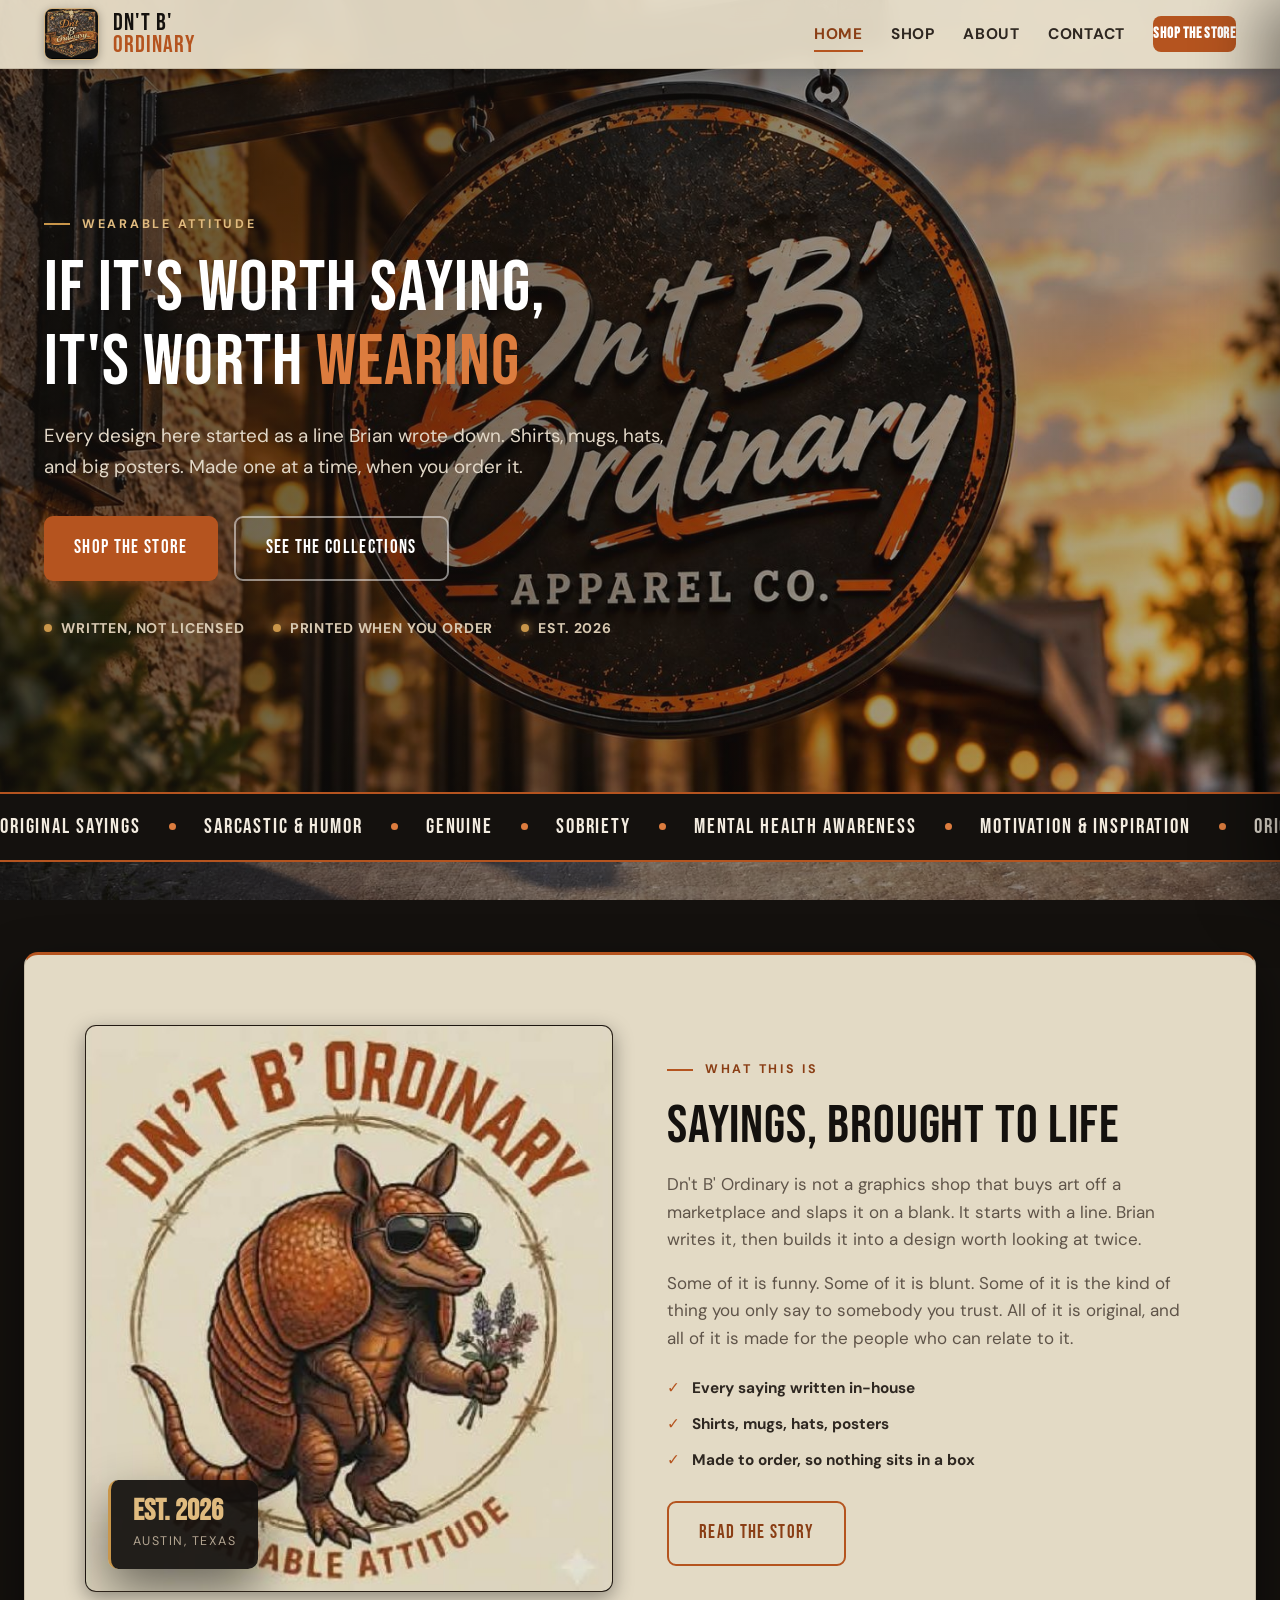
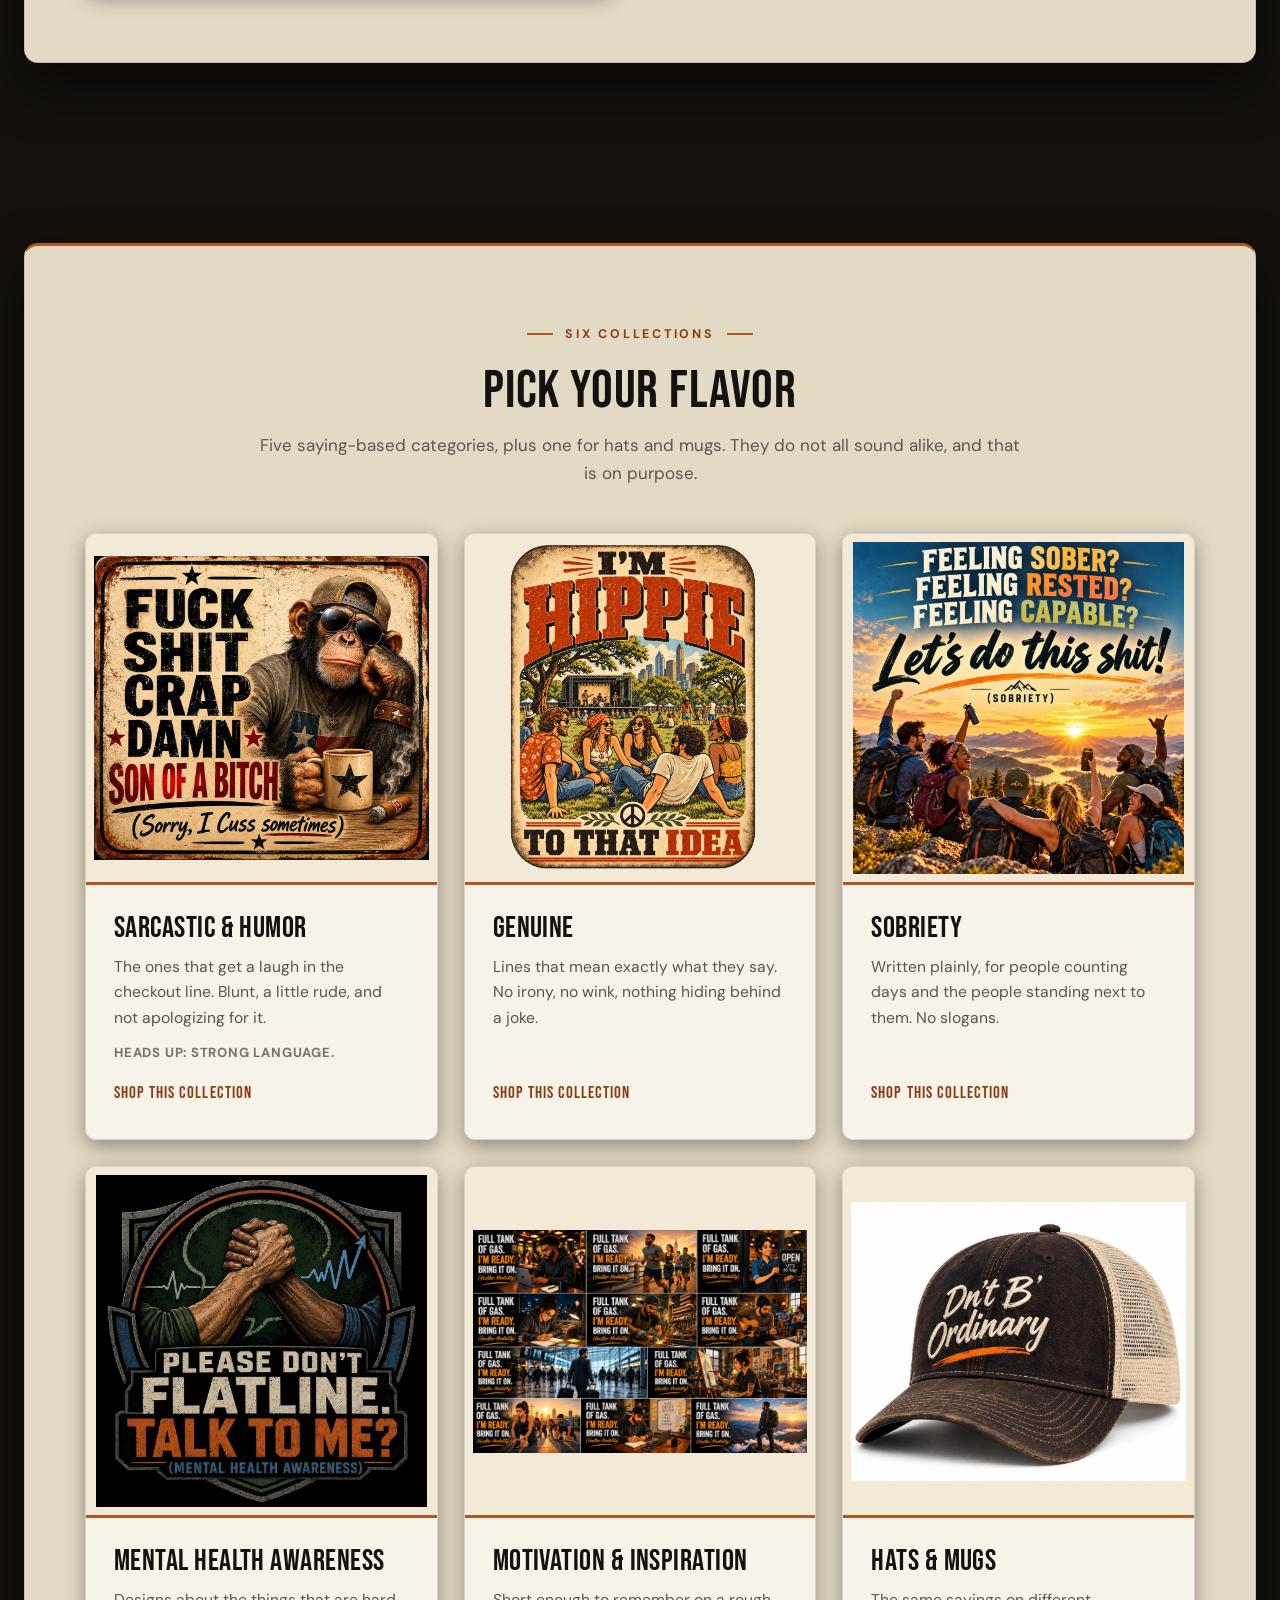
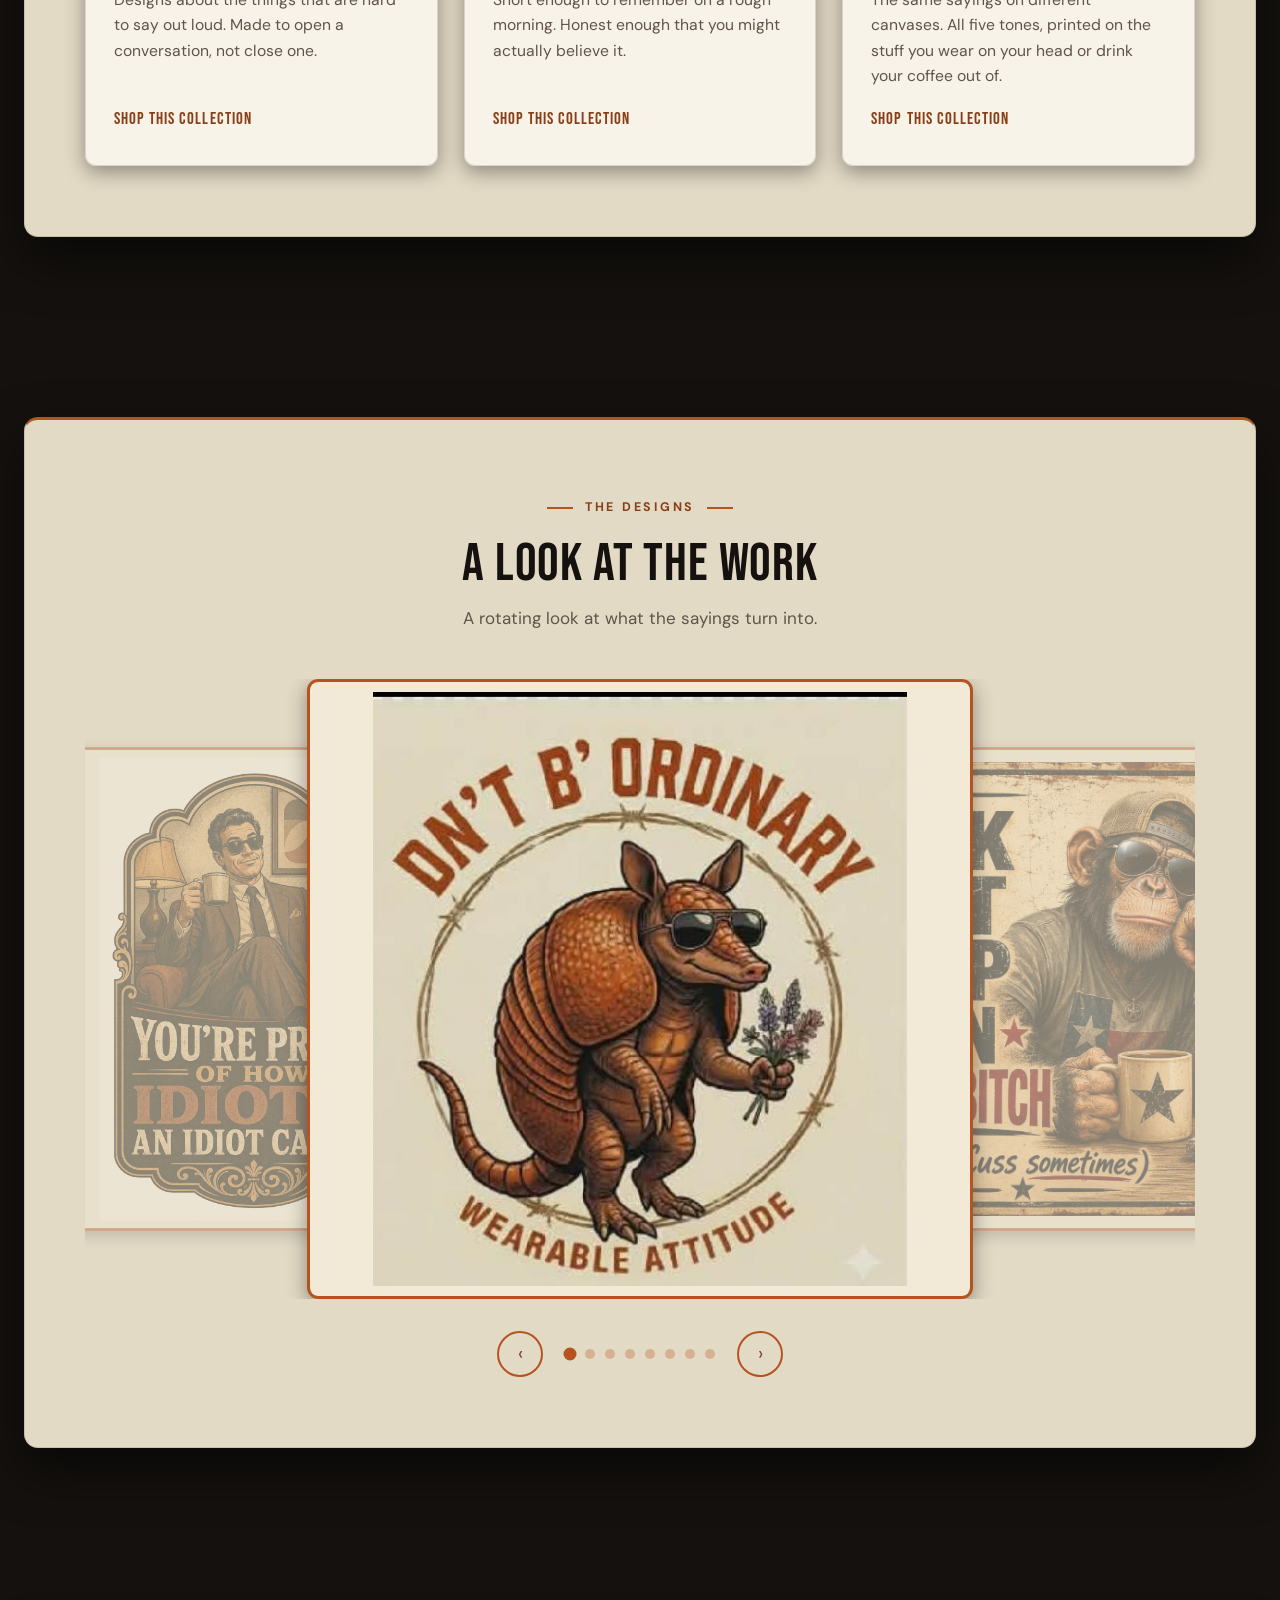
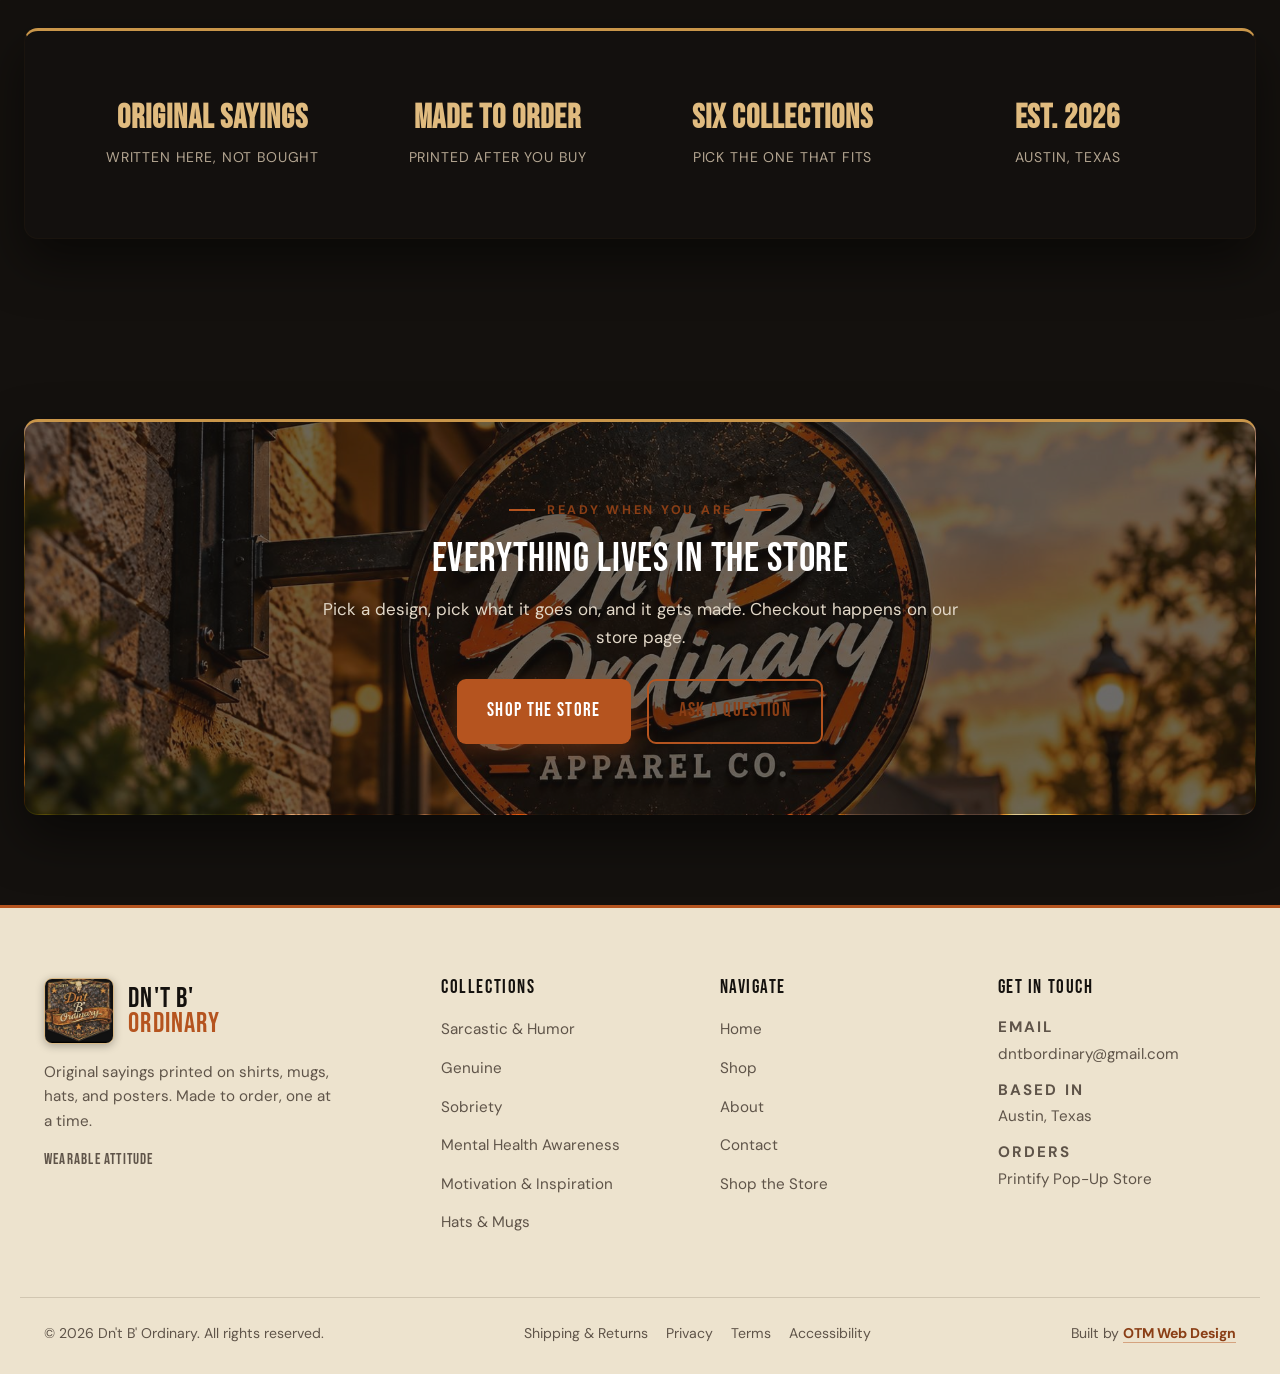
<file: index.html>
<!DOCTYPE html>
<html lang="en">
<head>
<meta charset="UTF-8">
<meta name="viewport" content="width=device-width, initial-scale=1.0">

<title>Dn't B' Ordinary | Original Saying Apparel &amp; Posters</title>
<meta name="description" content="Original sayings on shirts, mugs, hats, and posters. Six collections from Dn't B' Ordinary, written in Austin, Texas. Made to order.">
<link rel="canonical" href="https://dntbordinary.com/">

<meta property="og:type" content="website">
<meta property="og:site_name" content="Dn't B' Ordinary">
<meta property="og:title" content="Dn't B' Ordinary | Original Saying Apparel &amp; Posters">
<meta property="og:description" content="Original sayings on shirts, mugs, hats, and posters. Six collections from Dn't B' Ordinary, written in Austin, Texas. Made to order.">
<meta property="og:url" content="https://dntbordinary.com/">
<meta property="og:image" content="https://dntbordinary.com/assets/og-image.jpg">
<meta property="og:image:width" content="1200">
<meta property="og:image:height" content="630">
<meta property="og:image:alt" content="Dn't B' Ordinary">
<meta name="twitter:card" content="summary_large_image">
<meta name="twitter:title" content="Dn't B' Ordinary | Original Saying Apparel &amp; Posters">
<meta name="twitter:description" content="Original sayings on shirts, mugs, hats, and posters. Six collections, written in Austin, Texas. Made to order.">
<meta name="twitter:image" content="https://dntbordinary.com/assets/og-image.jpg">

<link rel="icon" type="image/png" href="assets/favicon.png">
<link rel="apple-touch-icon" href="assets/favicon.png">

<link rel="preconnect" href="https://fonts.googleapis.com">
<link rel="preconnect" href="https://fonts.gstatic.com" crossorigin>
<link href="https://fonts.googleapis.com/css2?family=Bebas+Neue&family=DM+Sans:ital,opsz,wght@0,9..40,300;0,9..40,400;0,9..40,500;0,9..40,700;1,9..40,400&display=swap" rel="stylesheet">
<link rel="preload" as="image" href="assets/hero-home.jpg" fetchpriority="high">
<link rel="stylesheet" href="styles.css">
<noscript><style>.reveal{opacity:1;transform:none}</style></noscript>

<script type="application/ld+json">
{
  "@context": "https://schema.org",
  "@type": "OnlineStore",
  "name": "Dn't B' Ordinary",
  "alternateName": "Dnt B Ordinary",
  "url": "https://dntbordinary.com/",
  "logo": "https://dntbordinary.com/assets/logo.png",
  "image": "https://dntbordinary.com/assets/og-image.jpg",
  "slogan": "Wearable Attitude",
  "foundingDate": "2026",
  "email": "dntbordinary@gmail.com",
  "description": "Dn't B' Ordinary sells original sayings written by founder Brian Rudd, an Austin, Texas native, printed on t-shirts, mugs, hats, and large-format posters. Every item is made to order and ships nationwide. Six collections: Sarcastic and Humor, Genuine, Sobriety, Mental Health Awareness, Motivation and Inspiration, and Hats and Mugs.",
  "founder": {
    "@type": "Person",
    "name": "Brian Rudd",
    "alternateName": "B",
    "description": "Austin, Texas native who writes every saying sold by Dn't B' Ordinary."
  }
}
</script>
</head>

<body data-page="home">

<nav class="nav">
  <div class="nav-inner">
    <a class="brand" href="index.html" aria-label="Dn't B' Ordinary home">
      <img src="assets/logo.png" alt="" width="663" height="621">
      <span class="brand-word">Dn't B'<span>Ordinary</span></span>
    </a>
    <div class="nav-links">
      <a href="index.html" data-nav="home">Home</a>
      <a href="shop.html" data-nav="shop">Shop</a>
      <a href="about.html" data-nav="about">About</a>
      <a href="contact.html" data-nav="contact">Contact</a>
      <a class="nav-cta" href="https://dnt-b-ordinary.printify.me" data-store-link>Shop the Store</a>
    </div>
    <button class="hamburger" type="button" aria-label="Open menu" aria-expanded="false" aria-controls="mobile-menu">
      <span></span><span></span><span></span>
    </button>
  </div>
</nav>

<div class="nav-backdrop"></div>
<div class="mobile-menu" id="mobile-menu">
  <a href="index.html" data-nav="home">Home</a>
  <a href="shop.html" data-nav="shop">Shop</a>
  <a href="about.html" data-nav="about">About</a>
  <a href="contact.html" data-nav="contact">Contact</a>
  <a class="btn btn-primary" href="https://dnt-b-ordinary.printify.me" data-store-link>Shop the Store</a>
</div>

<main>

  <!-- ============ HERO ============ -->
  <header class="hero">
    <div class="inner">
      <div class="hero-content">
        <span class="eyebrow">Wearable Attitude</span>
        <h1>If it's worth saying, it's worth <span>wearing</span></h1>
        <p>Every design here started as a line Brian wrote down. Shirts, mugs, hats, and big posters. Made one at a time, when you order it.</p>
        <div class="hero-actions">
          <a class="btn btn-primary" href="https://dnt-b-ordinary.printify.me" data-store-link>Shop the Store</a>
          <a class="btn btn-ghost" href="shop.html">See the Collections</a>
        </div>
        <div class="hero-trust">
          <span>Written, not licensed</span>
          <span>Printed when you order</span>
          <span>Est. 2026</span>
        </div>
      </div>
    </div>
  </header>

  <!-- ============ MARQUEE ============ -->
  <div class="marquee" aria-hidden="true">
    <div class="marquee-track">
      <span class="marquee-item">Original Sayings</span>
      <span class="marquee-item">Sarcastic &amp; Humor</span>
      <span class="marquee-item">Genuine</span>
      <span class="marquee-item">Sobriety</span>
      <span class="marquee-item">Mental Health Awareness</span>
      <span class="marquee-item">Motivation &amp; Inspiration</span>
      <span class="marquee-item">Original Sayings</span>
      <span class="marquee-item">Sarcastic &amp; Humor</span>
      <span class="marquee-item">Genuine</span>
      <span class="marquee-item">Sobriety</span>
      <span class="marquee-item">Mental Health Awareness</span>
      <span class="marquee-item">Motivation &amp; Inspiration</span>
    </div>
  </div>

  <!-- ============ INTRO ============ -->
  <section id="what-this-is">
    <div class="container reveal">
      <div class="intro-grid">
        <div class="intro-media">
          <img src="assets/intro-main.jpg" alt="Dn't B' Ordinary design laid out on a shirt" width="900" height="900" loading="lazy" decoding="async">
          <div class="intro-badge">
            <strong>Est. 2026</strong>
            <span>Austin, Texas</span>
          </div>
        </div>
        <div class="intro-copy">
          <span class="eyebrow">What this is</span>
          <h2>Sayings, brought to life</h2>
          <p>Dn't B' Ordinary is not a graphics shop that buys art off a marketplace and slaps it on a blank. It starts with a line. Brian writes it, then builds it into a design worth looking at twice.</p>
          <p>Some of it is funny. Some of it is blunt. Some of it is the kind of thing you only say to somebody you trust. All of it is original, and all of it is made for the people who can relate to it.</p>
          <ul class="check-list">
            <li>Every saying written in-house</li>
            <li>Shirts, mugs, hats, posters</li>
            <li>Made to order, so nothing sits in a box</li>
          </ul>
          <a class="btn btn-outline" href="about.html">Read the story</a>
        </div>
      </div>
    </div>
  </section>

  <!-- ============ COLLECTIONS ============ -->
  <section id="collections">
    <div class="container reveal">
      <div class="section-head center">
        <span class="eyebrow eyebrow--center">Six collections</span>
        <h2>Pick your flavor</h2>
        <p>Five saying-based categories, plus one for hats and mugs. They do not all sound alike, and that is on purpose.</p>
      </div>

      <div class="cat-grid">
        <article class="cat-card">
          <img src="assets/category-humor.jpg" alt="Sarcastic and humor collection design" width="1080" height="1080" loading="lazy" decoding="async">
          <div class="card-body">
            <h3>Sarcastic &amp; Humor</h3>
            <p>The ones that get a laugh in the checkout line. Blunt, a little rude, and not apologizing for it.</p>
            <span class="cat-note">Heads up: strong language.</span>
            <a class="card-link" href="https://dnt-b-ordinary.printify.me/collection/sarcastic-humor" data-store-link="sarcastic-humor">Shop this collection</a>
          </div>
        </article>

        <article class="cat-card">
          <img src="assets/category-genuine.jpg" alt="Genuine collection design" width="1024" height="1536" loading="lazy" decoding="async">
          <div class="card-body">
            <h3>Genuine</h3>
            <p>Lines that mean exactly what they say. No irony, no wink, nothing hiding behind a joke.</p>
            <a class="card-link" href="https://dnt-b-ordinary.printify.me/collection/genuine" data-store-link="genuine">Shop this collection</a>
          </div>
        </article>

        <article class="cat-card">
          <img src="assets/category-sobriety.jpg" alt="Sobriety collection design" width="1080" height="1080" loading="lazy" decoding="async">
          <div class="card-body">
            <h3>Sobriety</h3>
            <p>Written plainly, for people counting days and the people standing next to them. No slogans.</p>
            <a class="card-link" href="https://dnt-b-ordinary.printify.me/collection/sobriety" data-store-link="sobriety">Shop this collection</a>
          </div>
        </article>

        <article class="cat-card">
          <img src="assets/category-mental-health.jpg" alt="Mental health awareness collection design" width="1080" height="1080" loading="lazy" decoding="async">
          <div class="card-body">
            <h3>Mental Health Awareness</h3>
            <p>Designs about the things that are hard to say out loud. Made to open a conversation, not close one.</p>
            <a class="card-link" href="https://dnt-b-ordinary.printify.me/collection/mental-health-awareness" data-store-link="mental-health-awareness">Shop this collection</a>
          </div>
        </article>

        <article class="cat-card">
          <img src="assets/category-motivation.jpg" alt="Motivation and inspiration collection design" width="1024" height="1536" loading="lazy" decoding="async">
          <div class="card-body">
            <h3>Motivation &amp; Inspiration</h3>
            <p>Short enough to remember on a rough morning. Honest enough that you might actually believe it.</p>
            <a class="card-link" href="https://dnt-b-ordinary.printify.me/collection/motivation-inspiration" data-store-link="motivation-inspiration">Shop this collection</a>
          </div>
        </article>

        <article class="cat-card">
          <img src="assets/category-hats-mugs.jpg" alt="Hats and mugs collection" width="1080" height="1080" loading="lazy" decoding="async">
          <div class="card-body">
            <h3>Hats &amp; Mugs</h3>
            <p>The same sayings on different canvases. All five tones, printed on the stuff you wear on your head or drink your coffee out of.</p>
            <a class="card-link" href="https://dnt-b-ordinary.printify.me/collection/hats-mugs" data-store-link="hats-mugs">Shop this collection</a>
          </div>
        </article>
      </div>
    </div>
  </section>

  <!-- ============ GALLERY CAROUSEL ============ -->
  <section id="designs">
    <div class="container reveal">
      <div class="section-head center">
        <span class="eyebrow eyebrow--center">The designs</span>
        <h2>A look at the work</h2>
        <p>A rotating look at what the sayings turn into.</p>
      </div>

      <div class="gallery-carousel">
        <div class="gallery-stage">
          <div class="gallery-slide"><img src="assets/gallery-1.jpg" alt="Dn't B' Ordinary design mockup" width="552" height="615" loading="lazy" decoding="async"></div>
          <div class="gallery-slide"><img src="assets/gallery-2.jpg" alt="Dn't B' Ordinary design mockup" width="1080" height="981" loading="lazy" decoding="async"></div>
          <div class="gallery-slide"><img src="assets/gallery-3.jpg" alt="Dn't B' Ordinary design mockup" width="1024" height="1536" loading="lazy" decoding="async"></div>
          <div class="gallery-slide"><img src="assets/gallery-4.jpg" alt="Dn't B' Ordinary design mockup" width="1080" height="1080" loading="lazy" decoding="async"></div>
          <div class="gallery-slide"><img src="assets/gallery-5.jpg" alt="Dn't B' Ordinary design mockup" width="1080" height="1080" loading="lazy" decoding="async"></div>
          <div class="gallery-slide"><img src="assets/gallery-6.jpg" alt="Dn't B' Ordinary design mockup" width="1080" height="864" loading="lazy" decoding="async"></div>
          <div class="gallery-slide"><img src="assets/gallery-7.jpg" alt="Dn't B' Ordinary design mockup" width="1024" height="1536" loading="lazy" decoding="async"></div>
          <div class="gallery-slide"><img src="assets/gallery-8.jpg" alt="Dn't B' Ordinary design mockup" width="1024" height="1536" loading="lazy" decoding="async"></div>
        </div>
        <div class="carousel-controls">
          <button class="carousel-btn carousel-prev" type="button" aria-label="Previous design"><span aria-hidden="true">&#8249;</span></button>
          <div class="carousel-dots"></div>
          <button class="carousel-btn carousel-next" type="button" aria-label="Next design"><span aria-hidden="true">&#8250;</span></button>
        </div>
      </div>
    </div>
  </section>

  <!-- ============ VALUE BAND ============ -->
  <section id="how-it-works">
    <div class="container container--deep reveal">
      <div class="value-grid">
        <div class="value-item">
          <strong>Original Sayings</strong>
          <span>Written here, not bought</span>
        </div>
        <div class="value-item">
          <strong>Made To Order</strong>
          <span>Printed after you buy</span>
        </div>
        <div class="value-item">
          <strong>Six Collections</strong>
          <span>Pick the one that fits</span>
        </div>
        <div class="value-item">
          <strong>Est. 2026</strong>
          <span>Austin, Texas</span>
        </div>
      </div>
    </div>
  </section>


  <!-- ============ CTA ============ -->
  <section id="cta">
    <div class="container cta-card reveal">
      <span class="eyebrow eyebrow--center">Ready when you are</span>
      <h2>Everything lives in the store</h2>
      <p>Pick a design, pick what it goes on, and it gets made. Checkout happens on our store page.</p>
      <div class="cta-actions">
        <a class="btn btn-primary" href="https://dnt-b-ordinary.printify.me" data-store-link>Shop the Store</a>
        <a class="btn btn-outline" href="contact.html">Ask a Question</a>
      </div>
    </div>
  </section>

</main>

<footer class="footer">
  <div class="footer-grid">
    <div class="footer-brand">
      <a class="brand brand--footer" href="index.html" aria-label="Dn't B' Ordinary home">
        <img src="assets/logo.png" alt="" width="663" height="621" loading="lazy" decoding="async">
        <span class="brand-word">Dn't B'<span>Ordinary</span></span>
      </a>
      <p>Original sayings printed on shirts, mugs, hats, and posters. Made to order, one at a time.</p>
      <p class="footer-tag">Wearable Attitude</p>
    </div>

    <div>
      <h4>Collections</h4>
      <ul>
        <li><a href="shop.html#humor">Sarcastic &amp; Humor</a></li>
        <li><a href="shop.html#genuine">Genuine</a></li>
        <li><a href="shop.html#sobriety">Sobriety</a></li>
        <li><a href="shop.html#mental-health">Mental Health Awareness</a></li>
        <li><a href="shop.html#motivation">Motivation &amp; Inspiration</a></li>
        <li><a href="shop.html#hats-mugs">Hats &amp; Mugs</a></li>
      </ul>
    </div>

    <div>
      <h4>Navigate</h4>
      <ul>
        <li><a href="index.html">Home</a></li>
        <li><a href="shop.html">Shop</a></li>
        <li><a href="about.html">About</a></li>
        <li><a href="contact.html">Contact</a></li>
        <li><a href="https://dnt-b-ordinary.printify.me" data-store-link>Shop the Store</a></li>
      </ul>
    </div>

    <div>
      <h4>Get in touch</h4>
      <ul class="footer-contact">
        <li>
          <span class="footer-label">Email</span>
          <a href="mailto:dntbordinary@gmail.com">dntbordinary@gmail.com</a>
        </li>
        <li>
          <span class="footer-label">Based in</span>
          <span>Austin, Texas</span>
        </li>
        <li>
          <span class="footer-label">Orders</span>
          <a href="https://dnt-b-ordinary.printify.me" data-store-link>Printify Pop-Up Store</a>
        </li>
      </ul>
    </div>
  </div>

  <div class="footer-bottom">
    <span>&copy; <span id="year">2026</span> Dn't B' Ordinary. All rights reserved.</span>
    <div class="footer-legal-links">
      <a href="shipping-returns.html">Shipping &amp; Returns</a>
      <a href="privacy.html">Privacy</a>
      <a href="terms.html">Terms</a>
      <a href="accessibility.html">Accessibility</a>
    </div>
    <span>Built by <a class="otm-credit" href="https://otm-designs.com" target="_blank" rel="noopener">OTM Web Design</a></span>
  </div>
</footer>

<script src="script.js"></script>
</body>
</html>
</file>
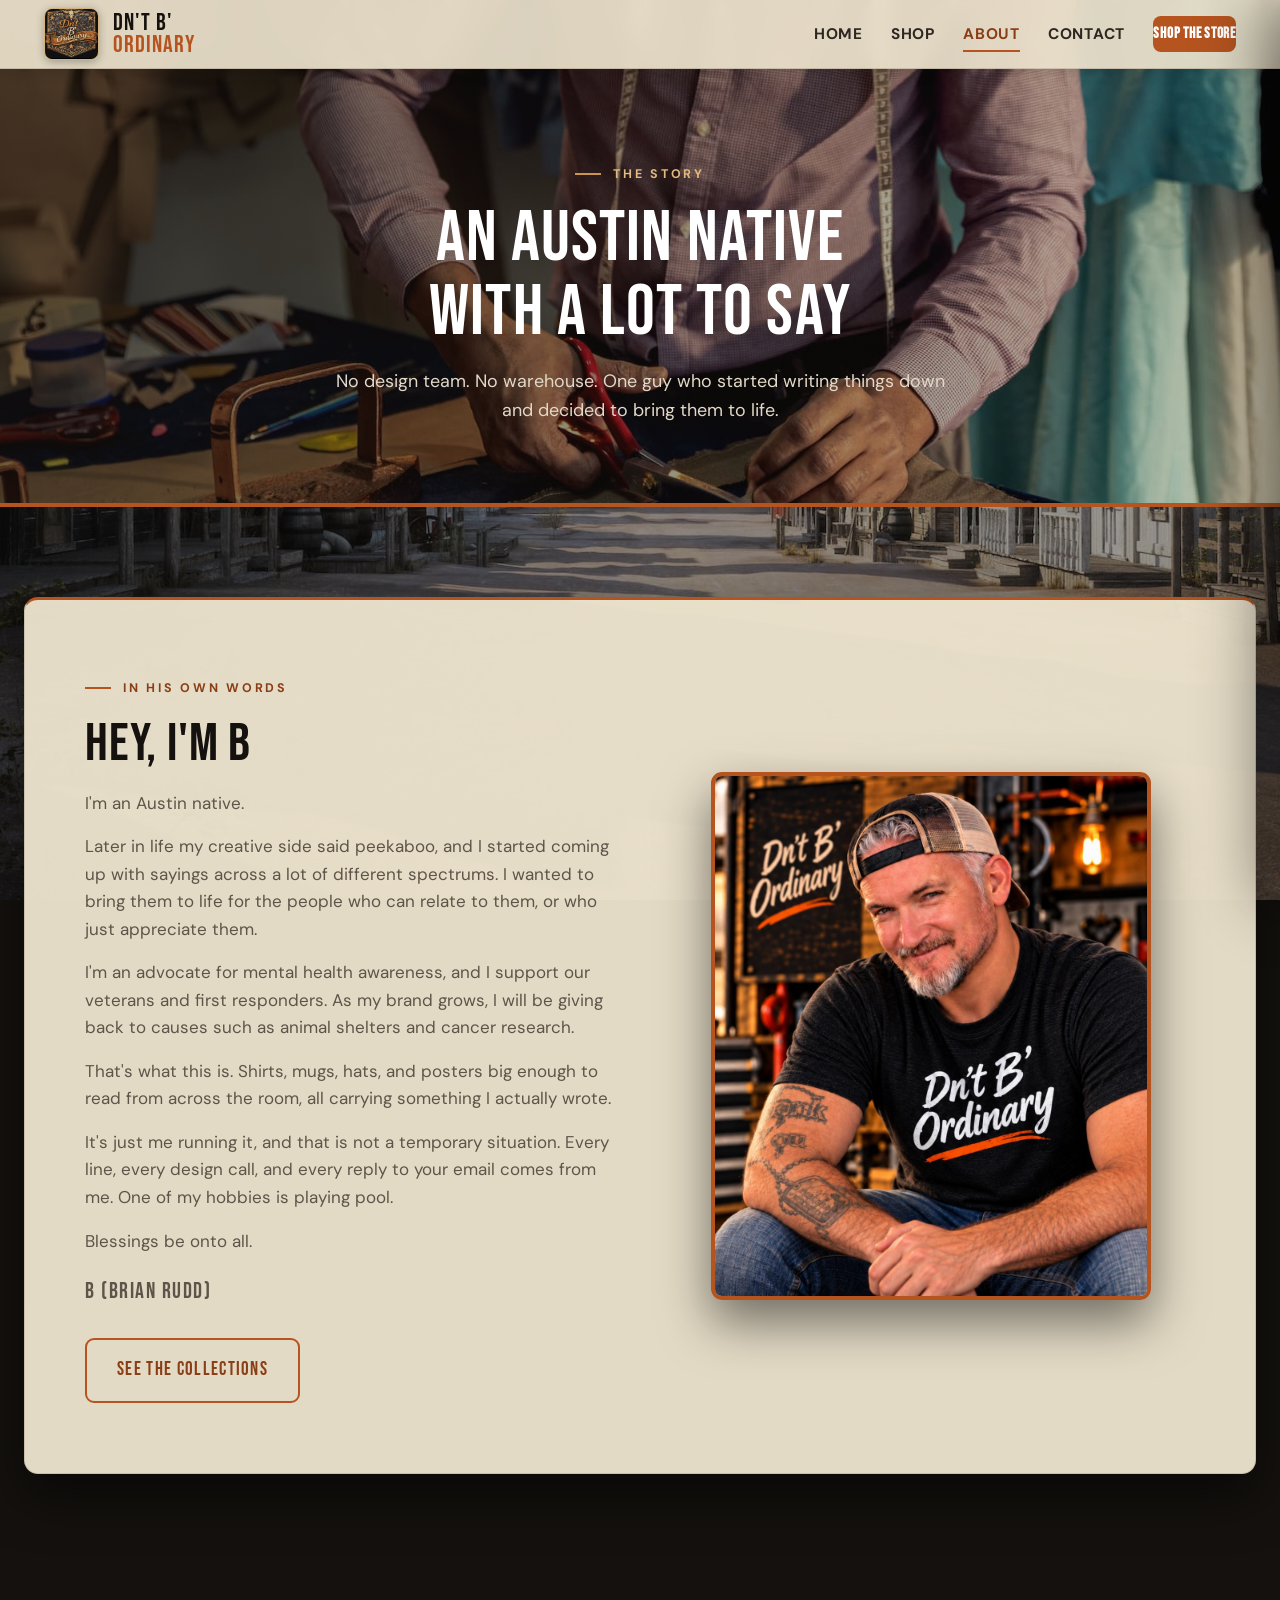
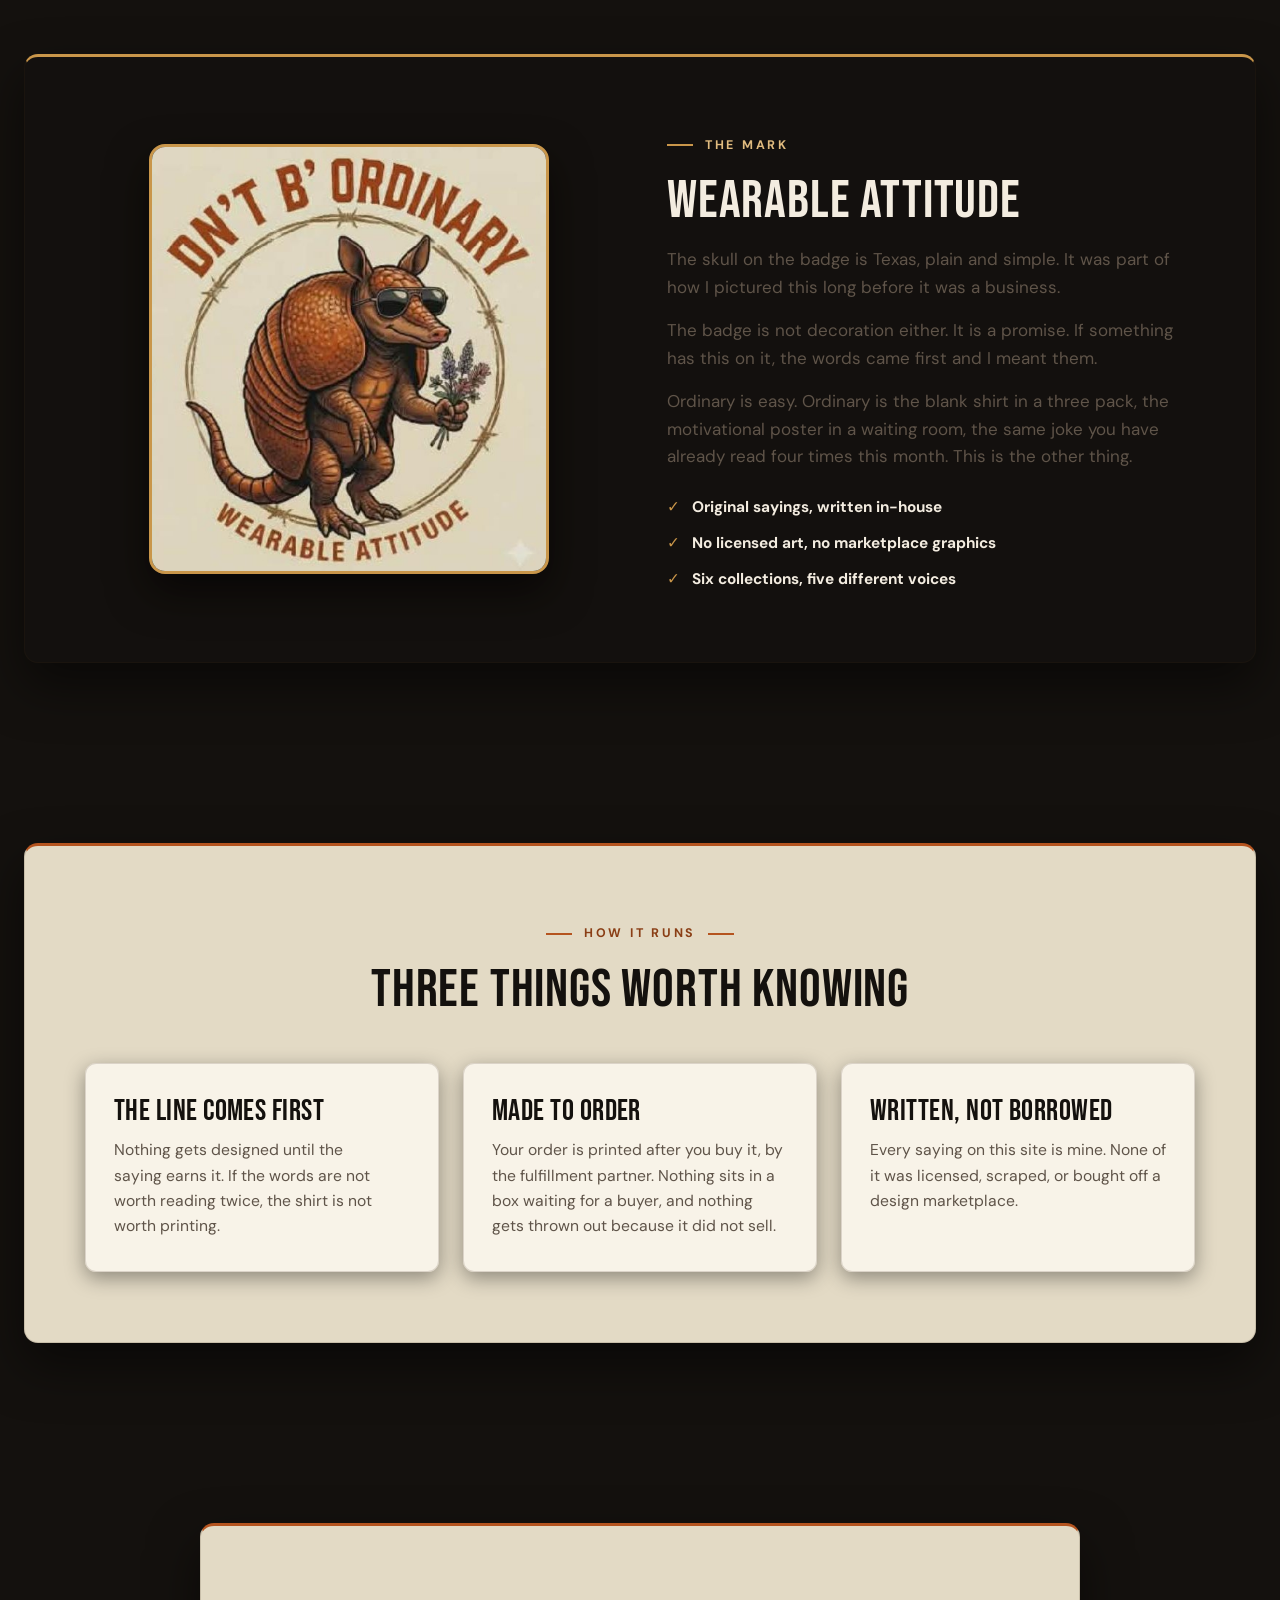
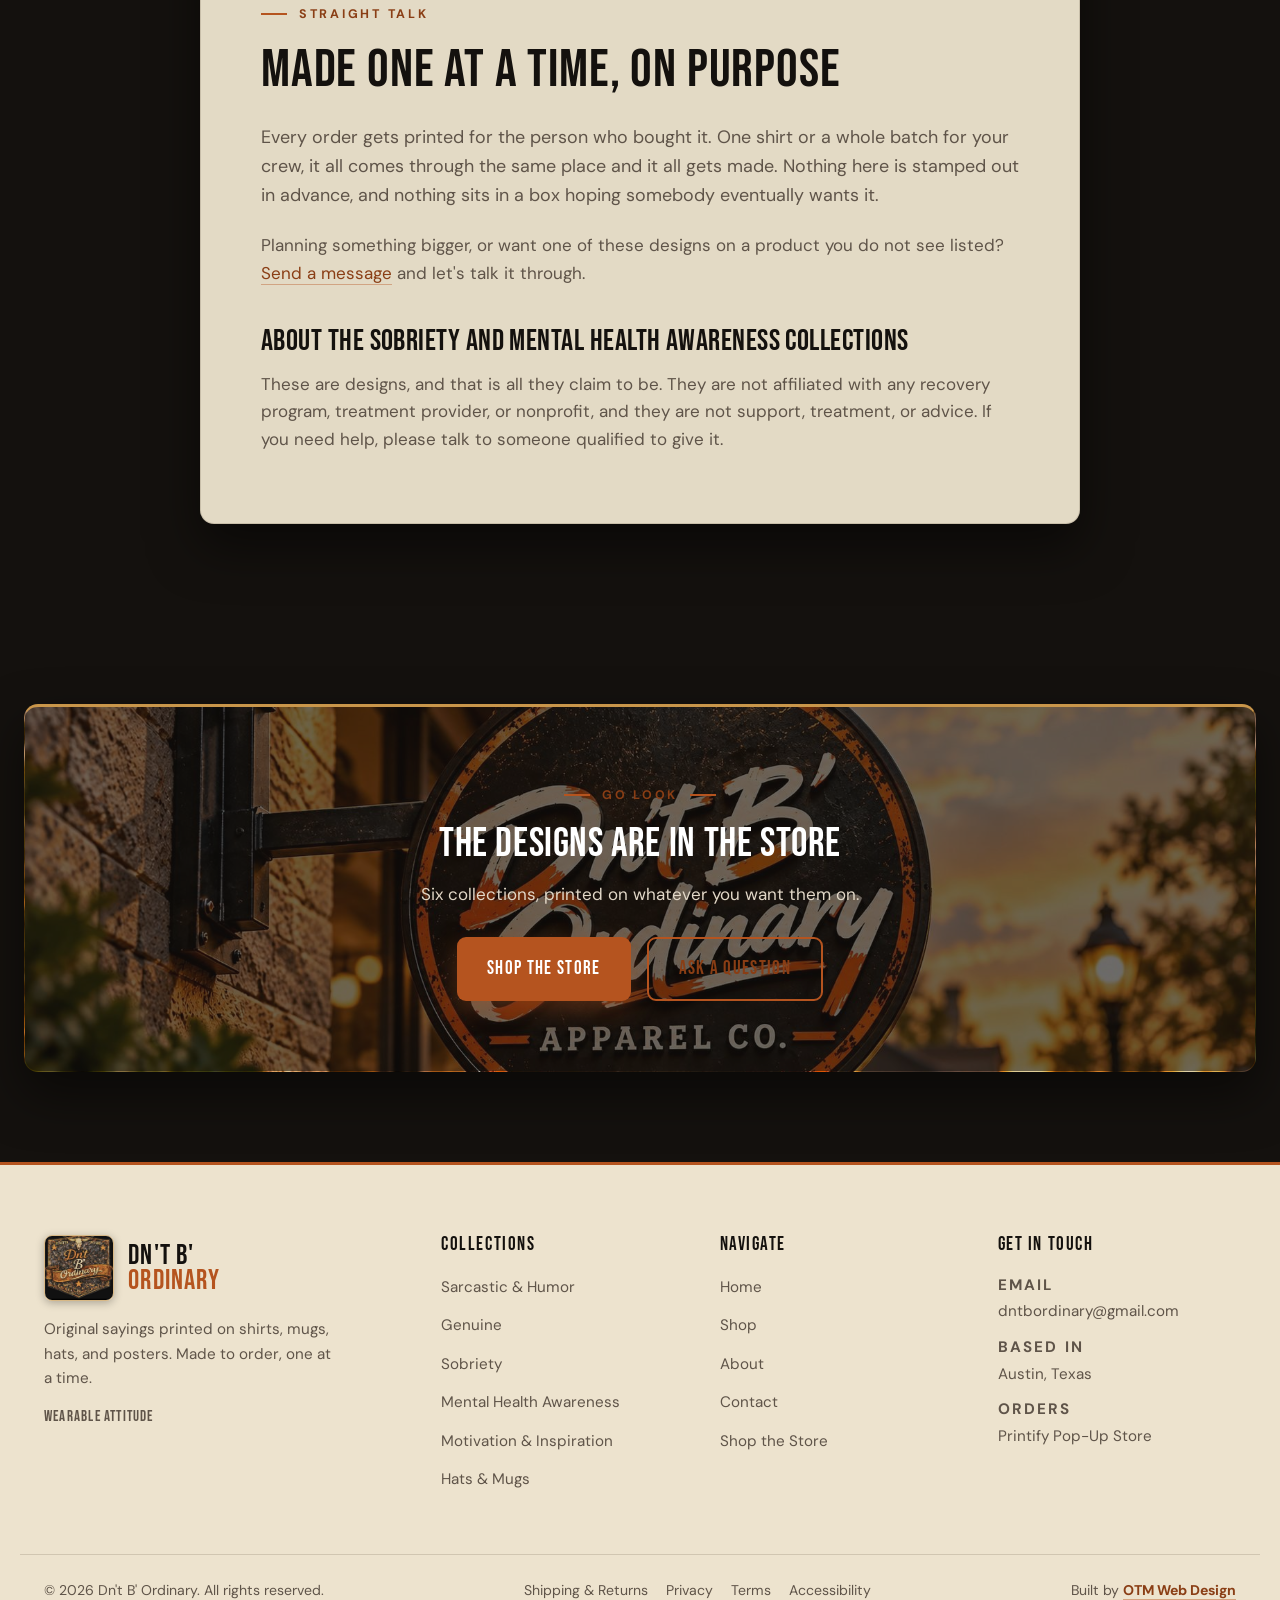
<file: about.html>
<!DOCTYPE html>
<html lang="en">
<head>
<meta charset="UTF-8">
<meta name="viewport" content="width=device-width, initial-scale=1.0">

<title>About Brian Rudd | Dn't B' Ordinary</title>
<meta name="description" content="Dn't B' Ordinary is Brian Rudd, an Austin native writing original sayings and turning them into shirts, mugs, hats, and posters.">
<link rel="canonical" href="https://dntbordinary.com/about.html">

<meta property="og:type" content="website">
<meta property="og:site_name" content="Dn't B' Ordinary">
<meta property="og:title" content="About Brian Rudd | Dn't B' Ordinary">
<meta property="og:description" content="Dn't B' Ordinary is Brian Rudd, an Austin native writing original sayings and turning them into shirts, mugs, hats, and posters.">
<meta property="og:url" content="https://dntbordinary.com/about.html">
<meta property="og:image" content="https://dntbordinary.com/assets/og-image.jpg">
<meta property="og:image:width" content="1200">
<meta property="og:image:height" content="630">
<meta property="og:image:alt" content="Dn't B' Ordinary">
<meta name="twitter:card" content="summary_large_image">
<meta name="twitter:title" content="About Brian Rudd | Dn't B' Ordinary">
<meta name="twitter:description" content="An Austin native writing original sayings and turning them into shirts, mugs, hats, and posters.">
<meta name="twitter:image" content="https://dntbordinary.com/assets/og-image.jpg">

<link rel="icon" type="image/png" href="assets/favicon.png">
<link rel="apple-touch-icon" href="assets/favicon.png">

<link rel="preconnect" href="https://fonts.googleapis.com">
<link rel="preconnect" href="https://fonts.gstatic.com" crossorigin>
<link href="https://fonts.googleapis.com/css2?family=Bebas+Neue&family=DM+Sans:ital,opsz,wght@0,9..40,300;0,9..40,400;0,9..40,500;0,9..40,700;1,9..40,400&display=swap" rel="stylesheet">
<link rel="preload" as="image" href="assets/hero-about.jpg" fetchpriority="high">
<link rel="stylesheet" href="styles.css">
<noscript><style>.reveal{opacity:1;transform:none}</style></noscript>
</head>

<body data-page="about">

<nav class="nav">
  <div class="nav-inner">
    <a class="brand" href="index.html" aria-label="Dn't B' Ordinary home">
      <img src="assets/logo.png" alt="" width="663" height="621">
      <span class="brand-word">Dn't B'<span>Ordinary</span></span>
    </a>
    <div class="nav-links">
      <a href="index.html" data-nav="home">Home</a>
      <a href="shop.html" data-nav="shop">Shop</a>
      <a href="about.html" data-nav="about">About</a>
      <a href="contact.html" data-nav="contact">Contact</a>
      <a class="nav-cta" href="https://dnt-b-ordinary.printify.me" data-store-link>Shop the Store</a>
    </div>
    <button class="hamburger" type="button" aria-label="Open menu" aria-expanded="false" aria-controls="mobile-menu">
      <span></span><span></span><span></span>
    </button>
  </div>
</nav>

<div class="nav-backdrop"></div>
<div class="mobile-menu" id="mobile-menu">
  <a href="index.html" data-nav="home">Home</a>
  <a href="shop.html" data-nav="shop">Shop</a>
  <a href="about.html" data-nav="about">About</a>
  <a href="contact.html" data-nav="contact">Contact</a>
  <a class="btn btn-primary" href="https://dnt-b-ordinary.printify.me" data-store-link>Shop the Store</a>
</div>

<main>

  <header class="page-hero page-hero--about">
    <div class="inner">
      <span class="eyebrow">The story</span>
      <h1>An Austin native with a lot to say</h1>
      <p>No design team. No warehouse. One guy who started writing things down and decided to bring them to life.</p>
    </div>
  </header>

  <!-- ============ STORY ============ -->
  <section id="story">
    <div class="container reveal">
      <div class="intro-grid reverse">
        <div class="intro-media intro-media--portrait">
          <img src="assets/about-main.jpg" alt="Brian Rudd, founder of Dn't B' Ordinary" width="1145" height="1374" loading="lazy" decoding="async">
        </div>
        <div class="intro-copy">
          <span class="eyebrow">In his own words</span>
          <h2>Hey, I'm B</h2>
          <p>I'm an Austin native.</p>
          <p>Later in life my creative side said peekaboo, and I started coming up with sayings across a lot of different spectrums. I wanted to bring them to life for the people who can relate to them, or who just appreciate them.</p>
          <p>I'm an advocate for mental health awareness, and I support our veterans and first responders. As my brand grows, I will be giving back to causes such as animal shelters and cancer research.</p>
          <p>That's what this is. Shirts, mugs, hats, and posters big enough to read from across the room, all carrying something I actually wrote.</p>
          <p>It's just me running it, and that is not a temporary situation. Every line, every design call, and every reply to your email comes from me. One of my hobbies is playing pool.</p>
          <p>Blessings be onto all.</p>
          <p class="founder-sign">B (Brian Rudd)</p>
          <a class="btn btn-outline" href="shop.html">See the collections</a>
        </div>
      </div>
    </div>
  </section>

  <!-- ============ THE BADGE / BRAND ============ -->
  <section id="the-mark">
    <div class="container container--deep reveal">
      <div class="intro-grid">
        <div class="badge-display">
          <img src="assets/badge-mark.png" alt="Dn't B' Ordinary badge mark, established 2026" width="542" height="583" loading="lazy" decoding="async">
        </div>
        <div class="intro-copy">
          <span class="eyebrow">The mark</span>
          <h2>Wearable attitude</h2>
          <p>The skull on the badge is Texas, plain and simple. It was part of how I pictured this long before it was a business.</p>
          <p>The badge is not decoration either. It is a promise. If something has this on it, the words came first and I meant them.</p>
          <p>Ordinary is easy. Ordinary is the blank shirt in a three pack, the motivational poster in a waiting room, the same joke you have already read four times this month. This is the other thing.</p>
          <ul class="check-list">
            <li>Original sayings, written in-house</li>
            <li>No licensed art, no marketplace graphics</li>
            <li>Six collections, five different voices</li>
          </ul>
        </div>
      </div>
    </div>
  </section>

  <!-- ============ HOW IT RUNS ============ -->
  <section id="how-it-runs">
    <div class="container reveal">
      <div class="section-head center">
        <span class="eyebrow eyebrow--center">How it runs</span>
        <h2>Three things worth knowing</h2>
      </div>
      <div class="values-grid">
        <div class="value-card">
          <h3>The line comes first</h3>
          <p>Nothing gets designed until the saying earns it. If the words are not worth reading twice, the shirt is not worth printing.</p>
        </div>
        <div class="value-card">
          <h3>Made to order</h3>
          <p>Your order is printed after you buy it, by the fulfillment partner. Nothing sits in a box waiting for a buyer, and nothing gets thrown out because it did not sell.</p>
        </div>
        <div class="value-card">
          <h3>Written, not borrowed</h3>
          <p>Every saying on this site is mine. None of it was licensed, scraped, or bought off a design marketplace.</p>
        </div>
      </div>
    </div>
  </section>

  <!-- ============ HONESTY BLOCK ============ -->
  <section id="fit">
    <div class="container container--prose reveal">
      <div class="section-head">
        <span class="eyebrow">Straight talk</span>
        <h2>Made one at a time, on purpose</h2>
      </div>
      <p class="lede">Every order gets printed for the person who bought it. One shirt or a whole batch for your crew, it all comes through the same place and it all gets made. Nothing here is stamped out in advance, and nothing sits in a box hoping somebody eventually wants it.</p>
      <p>Planning something bigger, or want one of these designs on a product you do not see listed? <a href="contact.html">Send a message</a> and let's talk it through.</p>

      <h3>About the Sobriety and Mental Health Awareness collections</h3>
      <p>These are designs, and that is all they claim to be. They are not affiliated with any recovery program, treatment provider, or nonprofit, and they are not support, treatment, or advice. If you need help, please talk to someone qualified to give it.</p>
    </div>
  </section>

  <!-- ============ CTA ============ -->
  <section id="cta">
    <div class="container cta-card reveal">
      <span class="eyebrow eyebrow--center">Go look</span>
      <h2>The designs are in the store</h2>
      <p>Six collections, printed on whatever you want them on.</p>
      <div class="cta-actions">
        <a class="btn btn-primary" href="https://dnt-b-ordinary.printify.me" data-store-link>Shop the Store</a>
        <a class="btn btn-outline" href="contact.html">Ask a Question</a>
      </div>
    </div>
  </section>

</main>

<footer class="footer">
  <div class="footer-grid">
    <div class="footer-brand">
      <a class="brand brand--footer" href="index.html" aria-label="Dn't B' Ordinary home">
        <img src="assets/logo.png" alt="" width="663" height="621" loading="lazy" decoding="async">
        <span class="brand-word">Dn't B'<span>Ordinary</span></span>
      </a>
      <p>Original sayings printed on shirts, mugs, hats, and posters. Made to order, one at a time.</p>
      <p class="footer-tag">Wearable Attitude</p>
    </div>

    <div>
      <h4>Collections</h4>
      <ul>
        <li><a href="shop.html#humor">Sarcastic &amp; Humor</a></li>
        <li><a href="shop.html#genuine">Genuine</a></li>
        <li><a href="shop.html#sobriety">Sobriety</a></li>
        <li><a href="shop.html#mental-health">Mental Health Awareness</a></li>
        <li><a href="shop.html#motivation">Motivation &amp; Inspiration</a></li>
        <li><a href="shop.html#hats-mugs">Hats &amp; Mugs</a></li>
      </ul>
    </div>

    <div>
      <h4>Navigate</h4>
      <ul>
        <li><a href="index.html">Home</a></li>
        <li><a href="shop.html">Shop</a></li>
        <li><a href="about.html">About</a></li>
        <li><a href="contact.html">Contact</a></li>
        <li><a href="https://dnt-b-ordinary.printify.me" data-store-link>Shop the Store</a></li>
      </ul>
    </div>

    <div>
      <h4>Get in touch</h4>
      <ul class="footer-contact">
        <li>
          <span class="footer-label">Email</span>
          <a href="mailto:dntbordinary@gmail.com">dntbordinary@gmail.com</a>
        </li>
        <li>
          <span class="footer-label">Based in</span>
          <span>Austin, Texas</span>
        </li>
        <li>
          <span class="footer-label">Orders</span>
          <a href="https://dnt-b-ordinary.printify.me" data-store-link>Printify Pop-Up Store</a>
        </li>
      </ul>
    </div>
  </div>

  <div class="footer-bottom">
    <span>&copy; <span id="year">2026</span> Dn't B' Ordinary. All rights reserved.</span>
    <div class="footer-legal-links">
      <a href="shipping-returns.html">Shipping &amp; Returns</a>
      <a href="privacy.html">Privacy</a>
      <a href="terms.html">Terms</a>
      <a href="accessibility.html">Accessibility</a>
    </div>
    <span>Built by <a class="otm-credit" href="https://otm-designs.com" target="_blank" rel="noopener">OTM Web Design</a></span>
  </div>
</footer>

<script src="script.js"></script>
</body>
</html>
</file>
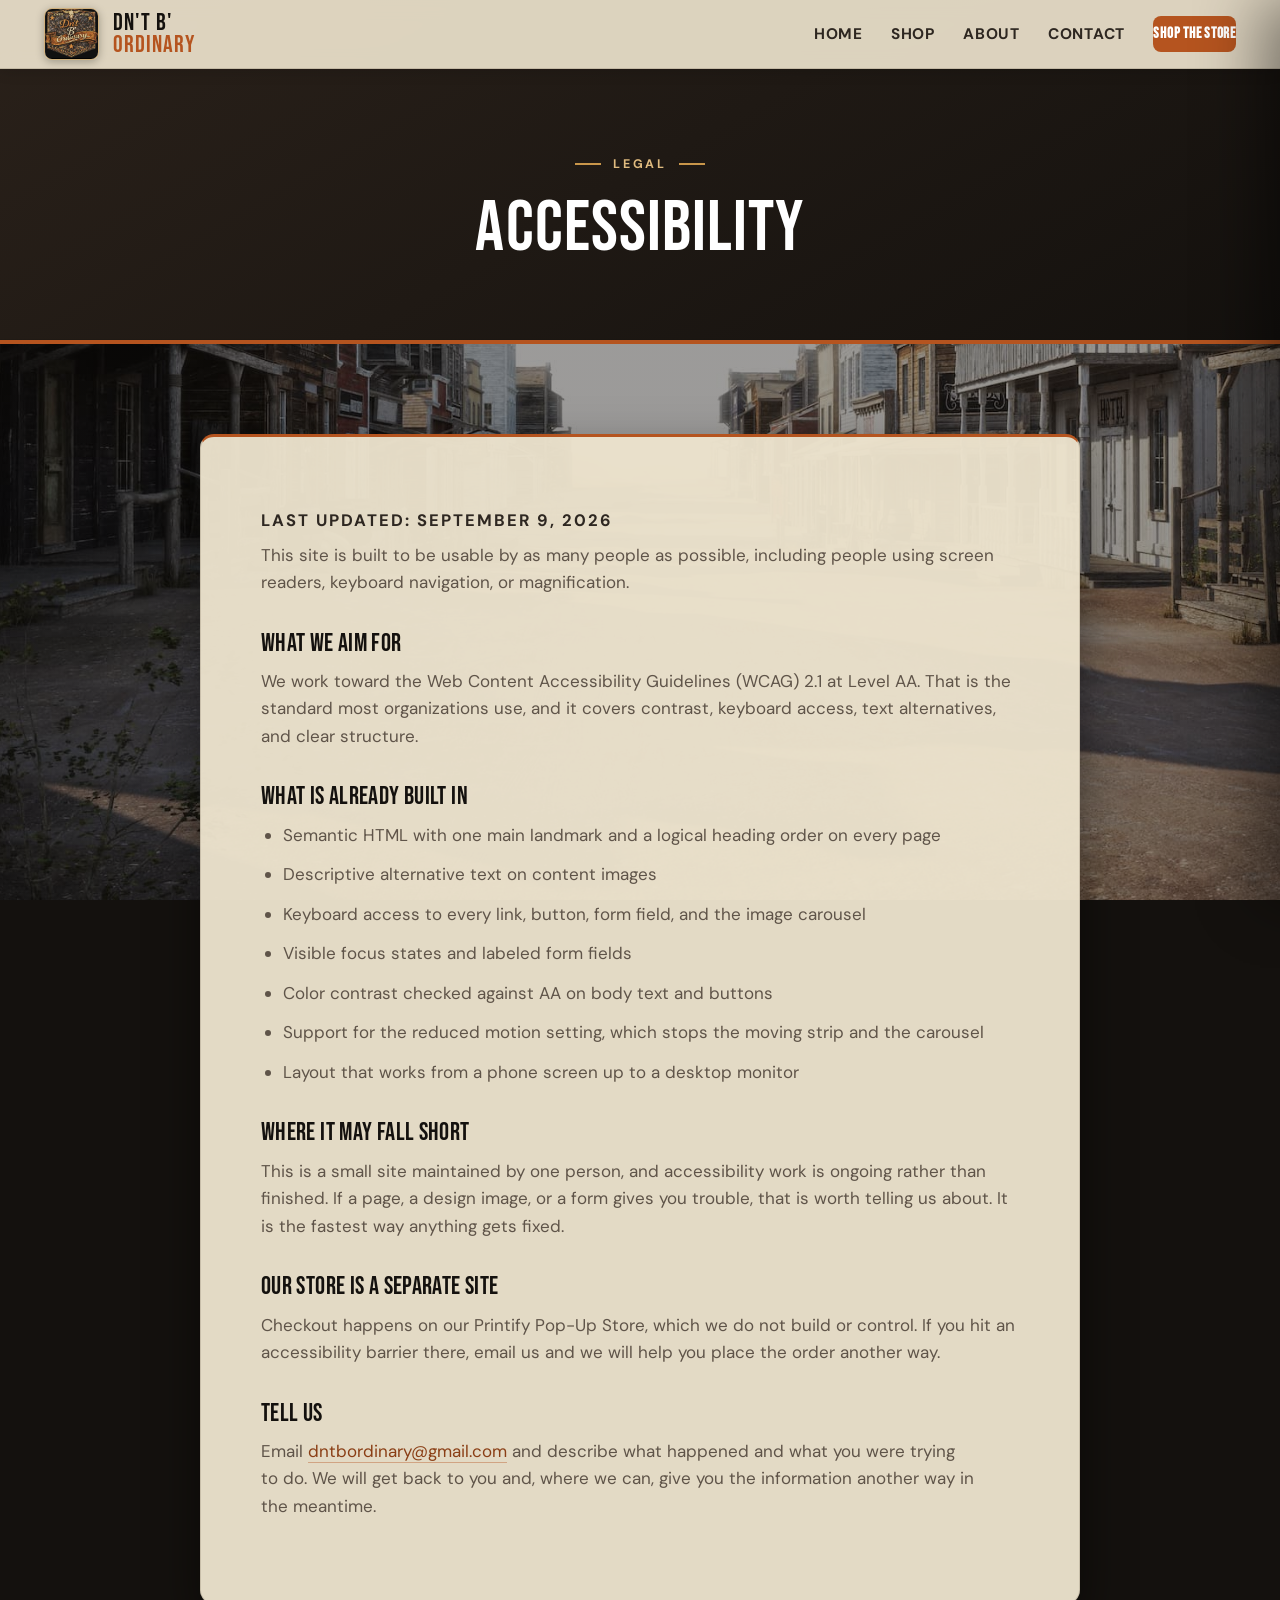
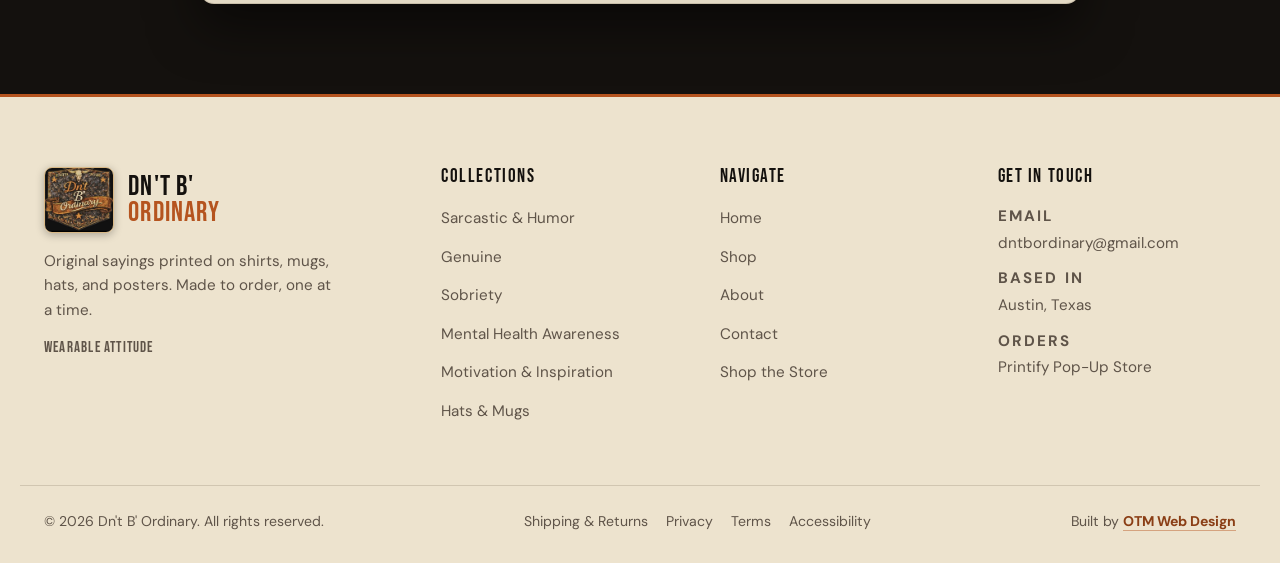
<file: accessibility.html>
<!DOCTYPE html>
<html lang="en">
<head>
<meta charset="UTF-8">
<meta name="viewport" content="width=device-width, initial-scale=1.0">
<meta name="robots" content="noindex">

<title>Accessibility Statement | Dn't B' Ordinary</title>
<meta name="description" content="How this site works toward WCAG 2.1 AA, and how to reach us if something on it does not work for you.">

<link rel="icon" type="image/png" href="assets/favicon.png">
<link rel="apple-touch-icon" href="assets/favicon.png">

<link rel="preconnect" href="https://fonts.googleapis.com">
<link rel="preconnect" href="https://fonts.gstatic.com" crossorigin>
<link href="https://fonts.googleapis.com/css2?family=Bebas+Neue&family=DM+Sans:ital,opsz,wght@0,9..40,300;0,9..40,400;0,9..40,500;0,9..40,700;1,9..40,400&display=swap" rel="stylesheet">
<link rel="stylesheet" href="styles.css">
<noscript><style>.reveal{opacity:1;transform:none}</style></noscript>
</head>

<body data-page="accessibility">
<nav class="nav">
  <div class="nav-inner">
    <a class="brand" href="index.html" aria-label="Dn't B' Ordinary home">
      <img src="assets/logo.png" alt="" width="663" height="621">
      <span class="brand-word">Dn't B'<span>Ordinary</span></span>
    </a>
    <div class="nav-links">
      <a href="index.html" data-nav="home">Home</a>
      <a href="shop.html" data-nav="shop">Shop</a>
      <a href="about.html" data-nav="about">About</a>
      <a href="contact.html" data-nav="contact">Contact</a>
      <a class="nav-cta" href="https://dnt-b-ordinary.printify.me" data-store-link>Shop the Store</a>
    </div>
    <button class="hamburger" type="button" aria-label="Open menu" aria-expanded="false" aria-controls="mobile-menu">
      <span></span><span></span><span></span>
    </button>
  </div>
</nav>

<div class="nav-backdrop"></div>
<div class="mobile-menu" id="mobile-menu">
  <a href="index.html" data-nav="home">Home</a>
  <a href="shop.html" data-nav="shop">Shop</a>
  <a href="about.html" data-nav="about">About</a>
  <a href="contact.html" data-nav="contact">Contact</a>
  <a class="btn btn-primary" href="https://dnt-b-ordinary.printify.me" data-store-link>Shop the Store</a>
</div>

<main>
  <header class="page-hero page-hero--short">
    <div class="inner">
      <span class="eyebrow eyebrow--center">Legal</span>
      <h1>Accessibility</h1>
    </div>
  </header>

  <section>
    <div class="container container--prose prose">
      <p class="legal-updated">Last updated: September 9, 2026</p>

      <p>This site is built to be usable by as many people as possible, including people using screen readers, keyboard navigation, or magnification.</p>

      <h2>What we aim for</h2>
      <p>We work toward the Web Content Accessibility Guidelines (WCAG) 2.1 at Level AA. That is the standard most organizations use, and it covers contrast, keyboard access, text alternatives, and clear structure.</p>

      <h2>What is already built in</h2>
      <ul>
        <li>Semantic HTML with one main landmark and a logical heading order on every page</li>
        <li>Descriptive alternative text on content images</li>
        <li>Keyboard access to every link, button, form field, and the image carousel</li>
        <li>Visible focus states and labeled form fields</li>
        <li>Color contrast checked against AA on body text and buttons</li>
        <li>Support for the reduced motion setting, which stops the moving strip and the carousel</li>
        <li>Layout that works from a phone screen up to a desktop monitor</li>
      </ul>

      <h2>Where it may fall short</h2>
      <p>This is a small site maintained by one person, and accessibility work is ongoing rather than finished. If a page, a design image, or a form gives you trouble, that is worth telling us about. It is the fastest way anything gets fixed.</p>

      <h2>Our store is a separate site</h2>
      <p>Checkout happens on our Printify Pop-Up Store, which we do not build or control. If you hit an accessibility barrier there, email us and we will help you place the order another way.</p>

      <h2>Tell us</h2>
      <p>Email <a href="mailto:dntbordinary@gmail.com">dntbordinary@gmail.com</a> and describe what happened and what you were trying to do. We will get back to you and, where we can, give you the information another way in the meantime.</p>
    </div>
  </section>
</main>

<footer class="footer">
  <div class="footer-grid">
    <div class="footer-brand">
      <a class="brand brand--footer" href="index.html" aria-label="Dn't B' Ordinary home">
        <img src="assets/logo.png" alt="" width="663" height="621" loading="lazy" decoding="async">
        <span class="brand-word">Dn't B'<span>Ordinary</span></span>
      </a>
      <p>Original sayings printed on shirts, mugs, hats, and posters. Made to order, one at a time.</p>
      <p class="footer-tag">Wearable Attitude</p>
    </div>

    <div>
      <h4>Collections</h4>
      <ul>
        <li><a href="shop.html#humor">Sarcastic &amp; Humor</a></li>
        <li><a href="shop.html#genuine">Genuine</a></li>
        <li><a href="shop.html#sobriety">Sobriety</a></li>
        <li><a href="shop.html#mental-health">Mental Health Awareness</a></li>
        <li><a href="shop.html#motivation">Motivation &amp; Inspiration</a></li>
        <li><a href="shop.html#hats-mugs">Hats &amp; Mugs</a></li>
      </ul>
    </div>

    <div>
      <h4>Navigate</h4>
      <ul>
        <li><a href="index.html">Home</a></li>
        <li><a href="shop.html">Shop</a></li>
        <li><a href="about.html">About</a></li>
        <li><a href="contact.html">Contact</a></li>
        <li><a href="https://dnt-b-ordinary.printify.me" data-store-link>Shop the Store</a></li>
      </ul>
    </div>

    <div>
      <h4>Get in touch</h4>
      <ul class="footer-contact">
        <li>
          <span class="footer-label">Email</span>
          <a href="mailto:dntbordinary@gmail.com">dntbordinary@gmail.com</a>
        </li>
        <li>
          <span class="footer-label">Based in</span>
          <span>Austin, Texas</span>
        </li>
        <li>
          <span class="footer-label">Orders</span>
          <a href="https://dnt-b-ordinary.printify.me" data-store-link>Printify Pop-Up Store</a>
        </li>
      </ul>
    </div>
  </div>

  <div class="footer-bottom">
    <span>&copy; <span id="year">2026</span> Dn't B' Ordinary. All rights reserved.</span>
    <div class="footer-legal-links">
      <a href="shipping-returns.html">Shipping &amp; Returns</a>
      <a href="privacy.html">Privacy</a>
      <a href="terms.html">Terms</a>
      <a href="accessibility.html">Accessibility</a>
    </div>
    <span>Built by <a class="otm-credit" href="https://otm-designs.com" target="_blank" rel="noopener">OTM Web Design</a></span>
  </div>
</footer>

<script src="script.js"></script>
</body>
</html>
</file>
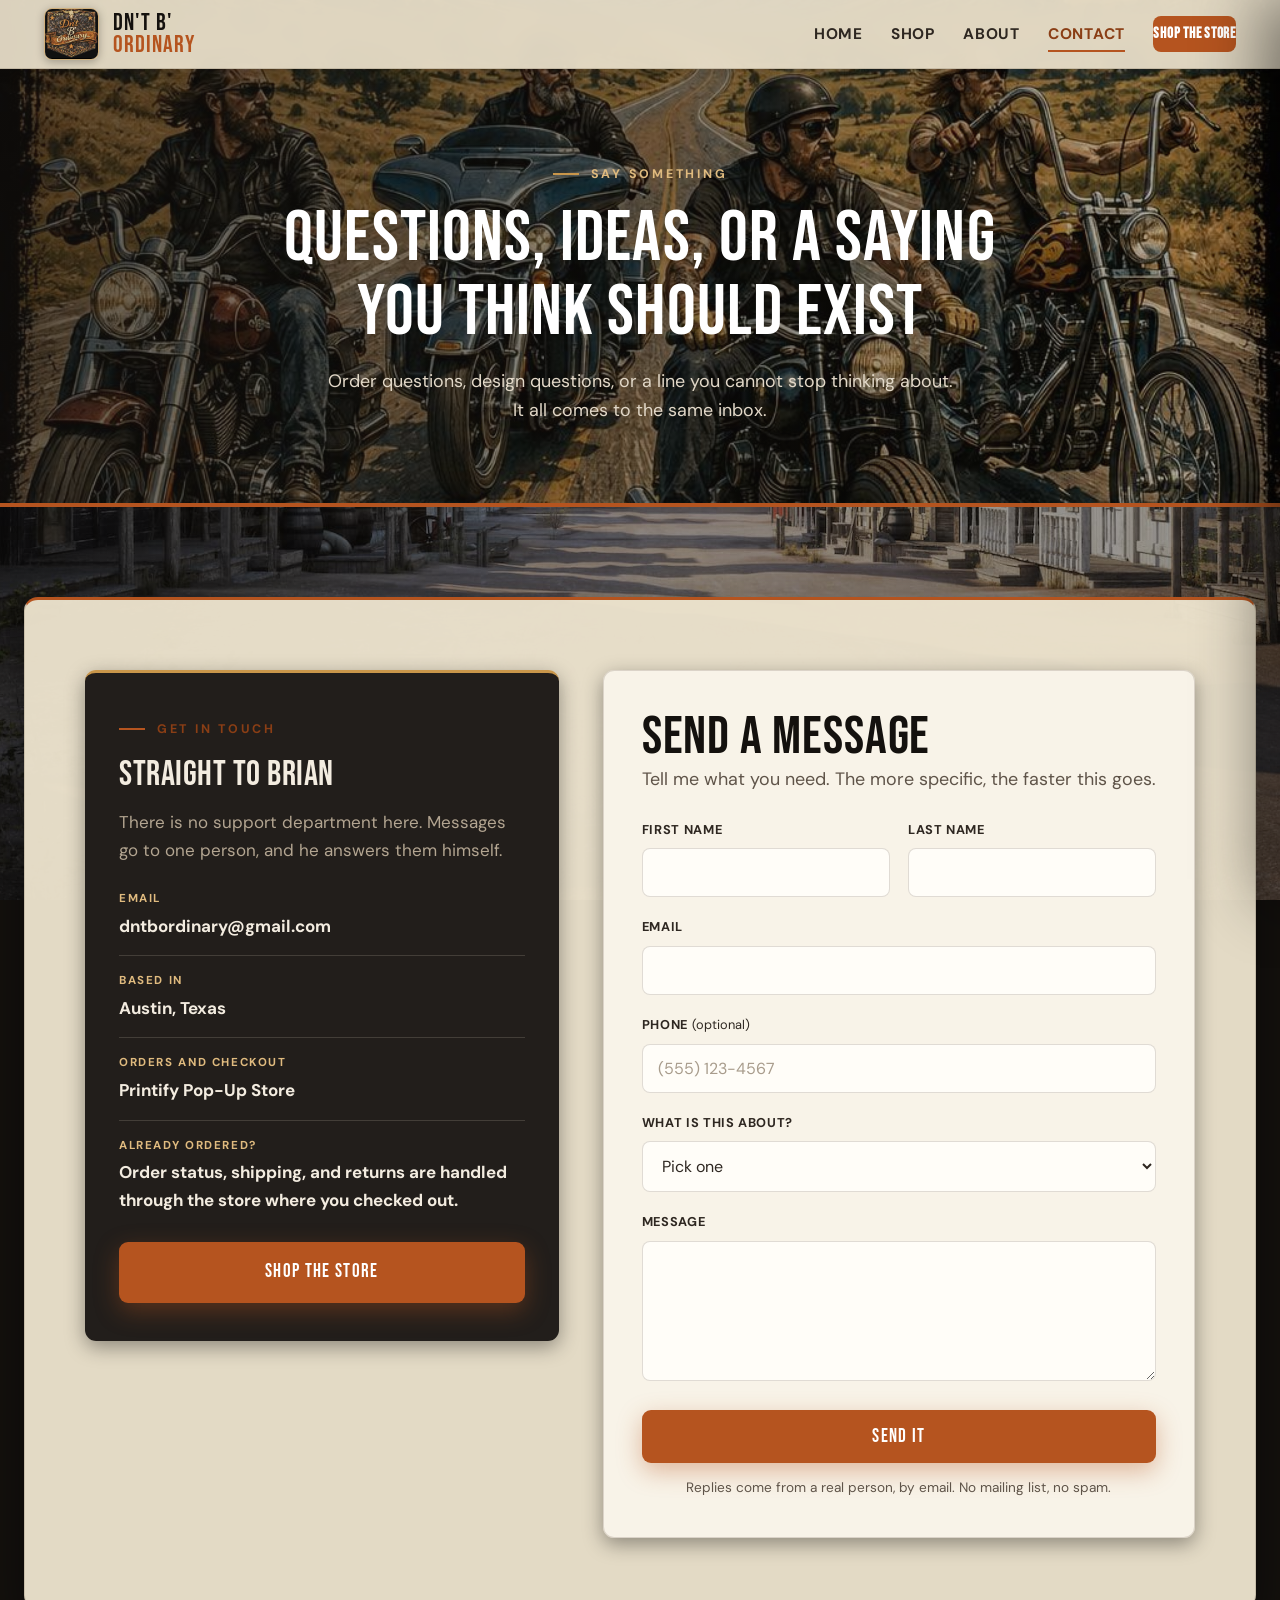
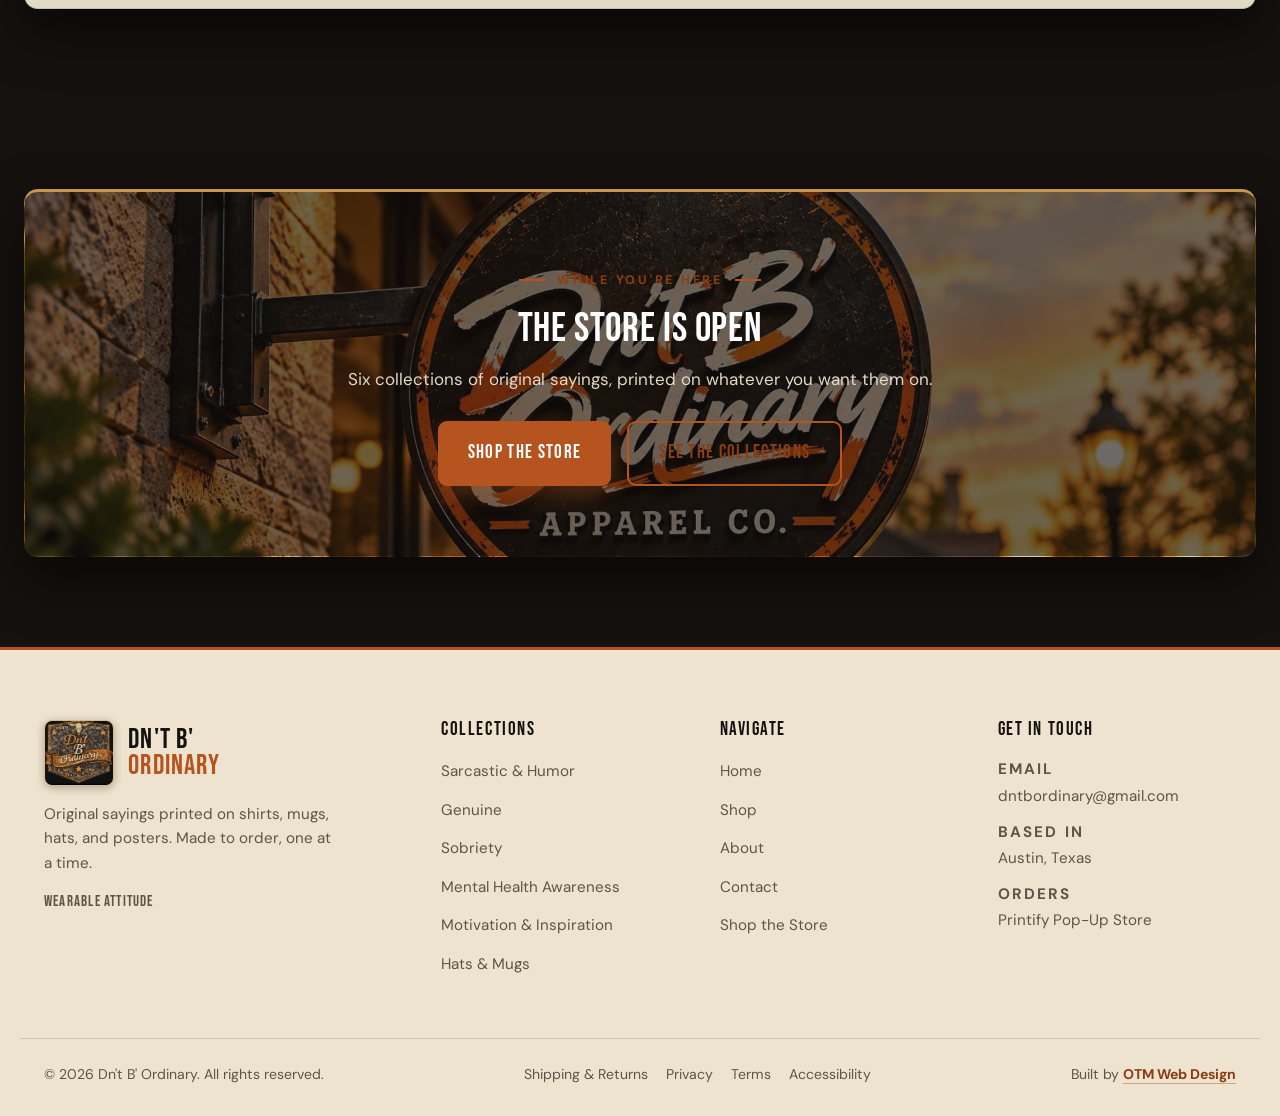
<file: contact.html>
<!DOCTYPE html>
<html lang="en">
<head>
<meta charset="UTF-8">
<meta name="viewport" content="width=device-width, initial-scale=1.0">

<title>Contact | Dn't B' Ordinary</title>
<meta name="description" content="Questions about a design, an order, or an idea for a saying? Send Dn't B' Ordinary a message and Brian will get back to you by email.">
<link rel="canonical" href="https://dntbordinary.com/contact.html">

<meta property="og:type" content="website">
<meta property="og:site_name" content="Dn't B' Ordinary">
<meta property="og:title" content="Contact | Dn't B' Ordinary">
<meta property="og:description" content="Questions about a design, an order, or an idea for a saying? Send Dn't B' Ordinary a message and Brian will get back to you by email.">
<meta property="og:url" content="https://dntbordinary.com/contact.html">
<meta property="og:image" content="https://dntbordinary.com/assets/og-image.jpg">
<meta property="og:image:width" content="1200">
<meta property="og:image:height" content="630">
<meta property="og:image:alt" content="Dn't B' Ordinary">
<meta name="twitter:card" content="summary_large_image">
<meta name="twitter:title" content="Contact | Dn't B' Ordinary">
<meta name="twitter:description" content="Questions about a design, an order, or an idea for a saying? Send Dn't B' Ordinary a message.">
<meta name="twitter:image" content="https://dntbordinary.com/assets/og-image.jpg">

<link rel="icon" type="image/png" href="assets/favicon.png">
<link rel="apple-touch-icon" href="assets/favicon.png">

<link rel="preconnect" href="https://fonts.googleapis.com">
<link rel="preconnect" href="https://fonts.gstatic.com" crossorigin>
<link href="https://fonts.googleapis.com/css2?family=Bebas+Neue&family=DM+Sans:ital,opsz,wght@0,9..40,300;0,9..40,400;0,9..40,500;0,9..40,700;1,9..40,400&display=swap" rel="stylesheet">
<link rel="preload" as="image" href="assets/hero-contact.jpg" fetchpriority="high">
<link rel="stylesheet" href="styles.css">
<noscript><style>.reveal{opacity:1;transform:none}</style></noscript>
</head>

<body data-page="contact">

<nav class="nav">
  <div class="nav-inner">
    <a class="brand" href="index.html" aria-label="Dn't B' Ordinary home">
      <img src="assets/logo.png" alt="" width="663" height="621">
      <span class="brand-word">Dn't B'<span>Ordinary</span></span>
    </a>
    <div class="nav-links">
      <a href="index.html" data-nav="home">Home</a>
      <a href="shop.html" data-nav="shop">Shop</a>
      <a href="about.html" data-nav="about">About</a>
      <a href="contact.html" data-nav="contact">Contact</a>
      <a class="nav-cta" href="https://dnt-b-ordinary.printify.me" data-store-link>Shop the Store</a>
    </div>
    <button class="hamburger" type="button" aria-label="Open menu" aria-expanded="false" aria-controls="mobile-menu">
      <span></span><span></span><span></span>
    </button>
  </div>
</nav>

<div class="nav-backdrop"></div>
<div class="mobile-menu" id="mobile-menu">
  <a href="index.html" data-nav="home">Home</a>
  <a href="shop.html" data-nav="shop">Shop</a>
  <a href="about.html" data-nav="about">About</a>
  <a href="contact.html" data-nav="contact">Contact</a>
  <a class="btn btn-primary" href="https://dnt-b-ordinary.printify.me" data-store-link>Shop the Store</a>
</div>

<main>

  <header class="page-hero page-hero--contact">
    <div class="inner">
      <span class="eyebrow">Say something</span>
      <h1>Questions, ideas, or a saying you think should exist</h1>
      <p>Order questions, design questions, or a line you cannot stop thinking about. It all comes to the same inbox.</p>
    </div>
  </header>

  <section id="contact">
    <div class="container reveal">
      <div class="contact-grid">

        <aside class="contact-info">
          <span class="eyebrow">Get in touch</span>
          <h2>Straight to Brian</h2>
          <p>There is no support department here. Messages go to one person, and he answers them himself.</p>
          <ul class="contact-list">
            <li>
              <span class="contact-label">Email</span>
              <a href="mailto:dntbordinary@gmail.com">dntbordinary@gmail.com</a>
            </li>
            <li>
              <span class="contact-label">Based in</span>
              <span class="contact-value">Austin, Texas</span>
            </li>
            <li>
              <span class="contact-label">Orders and checkout</span>
              <a href="https://dnt-b-ordinary.printify.me" data-store-link>Printify Pop-Up Store</a>
            </li>
            <li>
              <span class="contact-label">Already ordered?</span>
              <span class="contact-value">Order status, shipping, and returns are handled through the store where you checked out.</span>
            </li>
          </ul>
          <a class="btn btn-primary btn-block" href="https://dnt-b-ordinary.printify.me" data-store-link>Shop the Store</a>
        </aside>

        <div class="form-card">
          <h2>Send a message</h2>
          <p class="lede" style="margin-bottom: 26px;">Tell me what you need. The more specific, the faster this goes.</p>

          <form action="https://formspree.io/f/xwlpqbzp" method="POST" data-validate
                toolname="contact_dnt_b_ordinary"
                tooldescription="Send a question or message to Dn't B' Ordinary, a print-on-demand apparel and signage brand based in Austin, Texas. Use this for questions about designs, collections, an existing order, or to suggest a saying. Replies come by email.">

            <div class="form-banner" role="alert"></div>
            <input type="hidden" name="_subject" value="New message from the Dn't B' Ordinary website">

            <div class="field-row">
              <div class="field">
                <label for="first-name">First Name</label>
                <input type="text" id="first-name" name="first_name" autocomplete="given-name" required
                       tool-param-description="The person's first name.">
                <span class="field-error">Please enter your first name.</span>
              </div>
              <div class="field">
                <label for="last-name">Last Name</label>
                <input type="text" id="last-name" name="last_name" autocomplete="family-name" required
                       tool-param-description="The person's last name.">
                <span class="field-error">Please enter your last name.</span>
              </div>
            </div>

            <div class="field">
              <label for="email">Email</label>
              <input type="email" id="email" name="email" autocomplete="email" required
                     tool-param-description="Email address to reply to. This is how every message gets answered.">
              <span class="field-error">Please enter a valid email address.</span>
            </div>

            <div class="field">
              <label for="phone">Phone <span style="font-weight:400; text-transform:none; letter-spacing:0;">(optional)</span></label>
              <input type="tel" id="phone" name="phone" autocomplete="tel" inputmode="numeric" placeholder="(555) 123-4567"
                     tool-param-description="Optional 10 digit US phone number. Replies are sent by email, so this is not required.">
              <span class="field-error">Please enter a 10 digit phone number.</span>
            </div>

            <div class="field">
              <label for="topic">What is this about?</label>
              <select id="topic" name="topic" required
                      tool-param-description="The subject of the message. One of: A design or collection, An order I placed, An idea for a saying, Wholesale or bulk, Something else.">
                <option value="">Pick one</option>
                <option>A design or collection</option>
                <option>An order I placed</option>
                <option>An idea for a saying</option>
                <option>Wholesale or bulk</option>
                <option>Something else</option>
              </select>
              <span class="field-error">Please pick one.</span>
            </div>

            <div class="field">
              <label for="message">Message</label>
              <textarea id="message" name="message" required
                        tool-param-description="The message itself. What the person wants to know, ask, or suggest."></textarea>
              <span class="field-error">Please tell us what you need.</span>
            </div>

            <button class="btn btn-primary btn-block" type="submit">Send It</button>
            <p class="form-fineprint">Replies come from a real person, by email. No mailing list, no spam.</p>
          </form>
        </div>

      </div>
    </div>
  </section>

  <section id="cta">
    <div class="container cta-card reveal">
      <span class="eyebrow eyebrow--center">While you're here</span>
      <h2>The store is open</h2>
      <p>Six collections of original sayings, printed on whatever you want them on.</p>
      <div class="cta-actions">
        <a class="btn btn-primary" href="https://dnt-b-ordinary.printify.me" data-store-link>Shop the Store</a>
        <a class="btn btn-outline" href="shop.html">See the Collections</a>
      </div>
    </div>
  </section>

</main>

<footer class="footer">
  <div class="footer-grid">
    <div class="footer-brand">
      <a class="brand brand--footer" href="index.html" aria-label="Dn't B' Ordinary home">
        <img src="assets/logo.png" alt="" width="663" height="621" loading="lazy" decoding="async">
        <span class="brand-word">Dn't B'<span>Ordinary</span></span>
      </a>
      <p>Original sayings printed on shirts, mugs, hats, and posters. Made to order, one at a time.</p>
      <p class="footer-tag">Wearable Attitude</p>
    </div>

    <div>
      <h4>Collections</h4>
      <ul>
        <li><a href="shop.html#humor">Sarcastic &amp; Humor</a></li>
        <li><a href="shop.html#genuine">Genuine</a></li>
        <li><a href="shop.html#sobriety">Sobriety</a></li>
        <li><a href="shop.html#mental-health">Mental Health Awareness</a></li>
        <li><a href="shop.html#motivation">Motivation &amp; Inspiration</a></li>
        <li><a href="shop.html#hats-mugs">Hats &amp; Mugs</a></li>
      </ul>
    </div>

    <div>
      <h4>Navigate</h4>
      <ul>
        <li><a href="index.html">Home</a></li>
        <li><a href="shop.html">Shop</a></li>
        <li><a href="about.html">About</a></li>
        <li><a href="contact.html">Contact</a></li>
        <li><a href="https://dnt-b-ordinary.printify.me" data-store-link>Shop the Store</a></li>
      </ul>
    </div>

    <div>
      <h4>Get in touch</h4>
      <ul class="footer-contact">
        <li>
          <span class="footer-label">Email</span>
          <a href="mailto:dntbordinary@gmail.com">dntbordinary@gmail.com</a>
        </li>
        <li>
          <span class="footer-label">Based in</span>
          <span>Austin, Texas</span>
        </li>
        <li>
          <span class="footer-label">Orders</span>
          <a href="https://dnt-b-ordinary.printify.me" data-store-link>Printify Pop-Up Store</a>
        </li>
      </ul>
    </div>
  </div>

  <div class="footer-bottom">
    <span>&copy; <span id="year">2026</span> Dn't B' Ordinary. All rights reserved.</span>
    <div class="footer-legal-links">
      <a href="shipping-returns.html">Shipping &amp; Returns</a>
      <a href="privacy.html">Privacy</a>
      <a href="terms.html">Terms</a>
      <a href="accessibility.html">Accessibility</a>
    </div>
    <span>Built by <a class="otm-credit" href="https://otm-designs.com" target="_blank" rel="noopener">OTM Web Design</a></span>
  </div>
</footer>

<script src="script.js"></script>
</body>
</html>
</file>
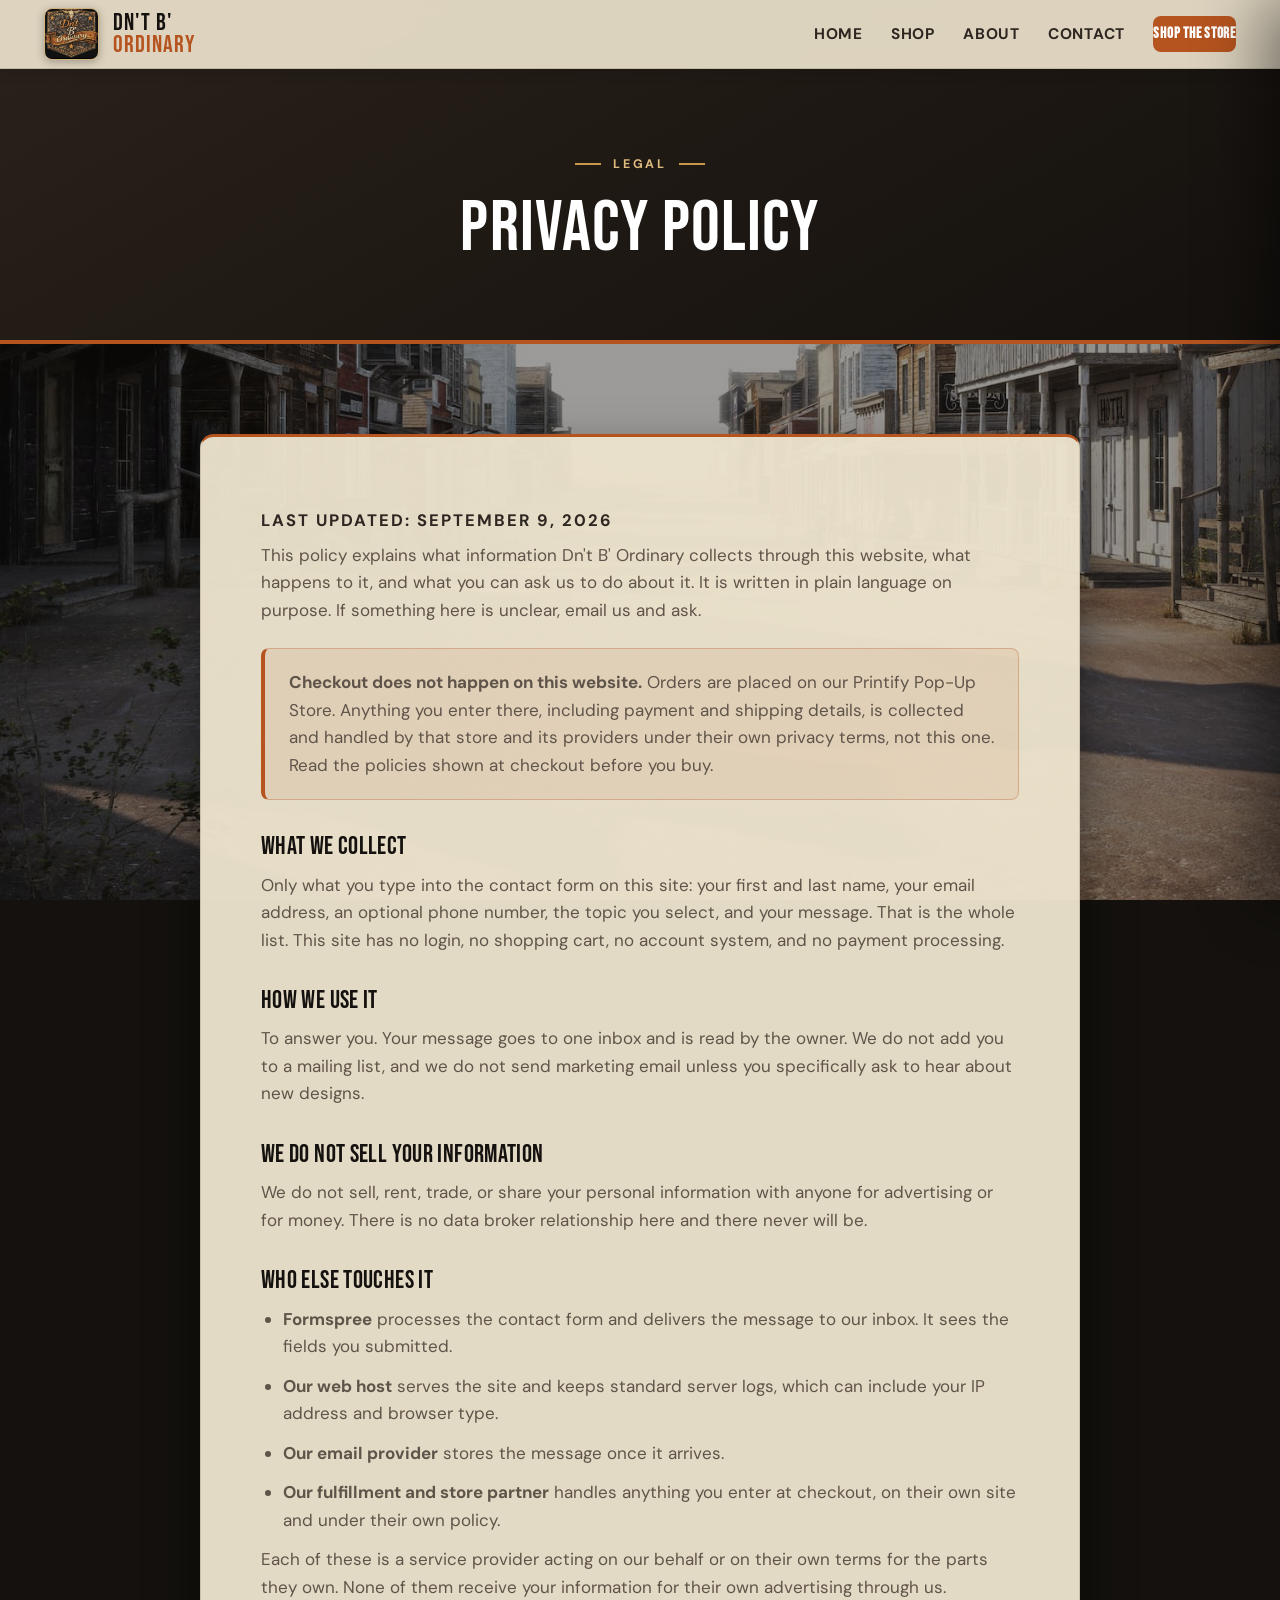
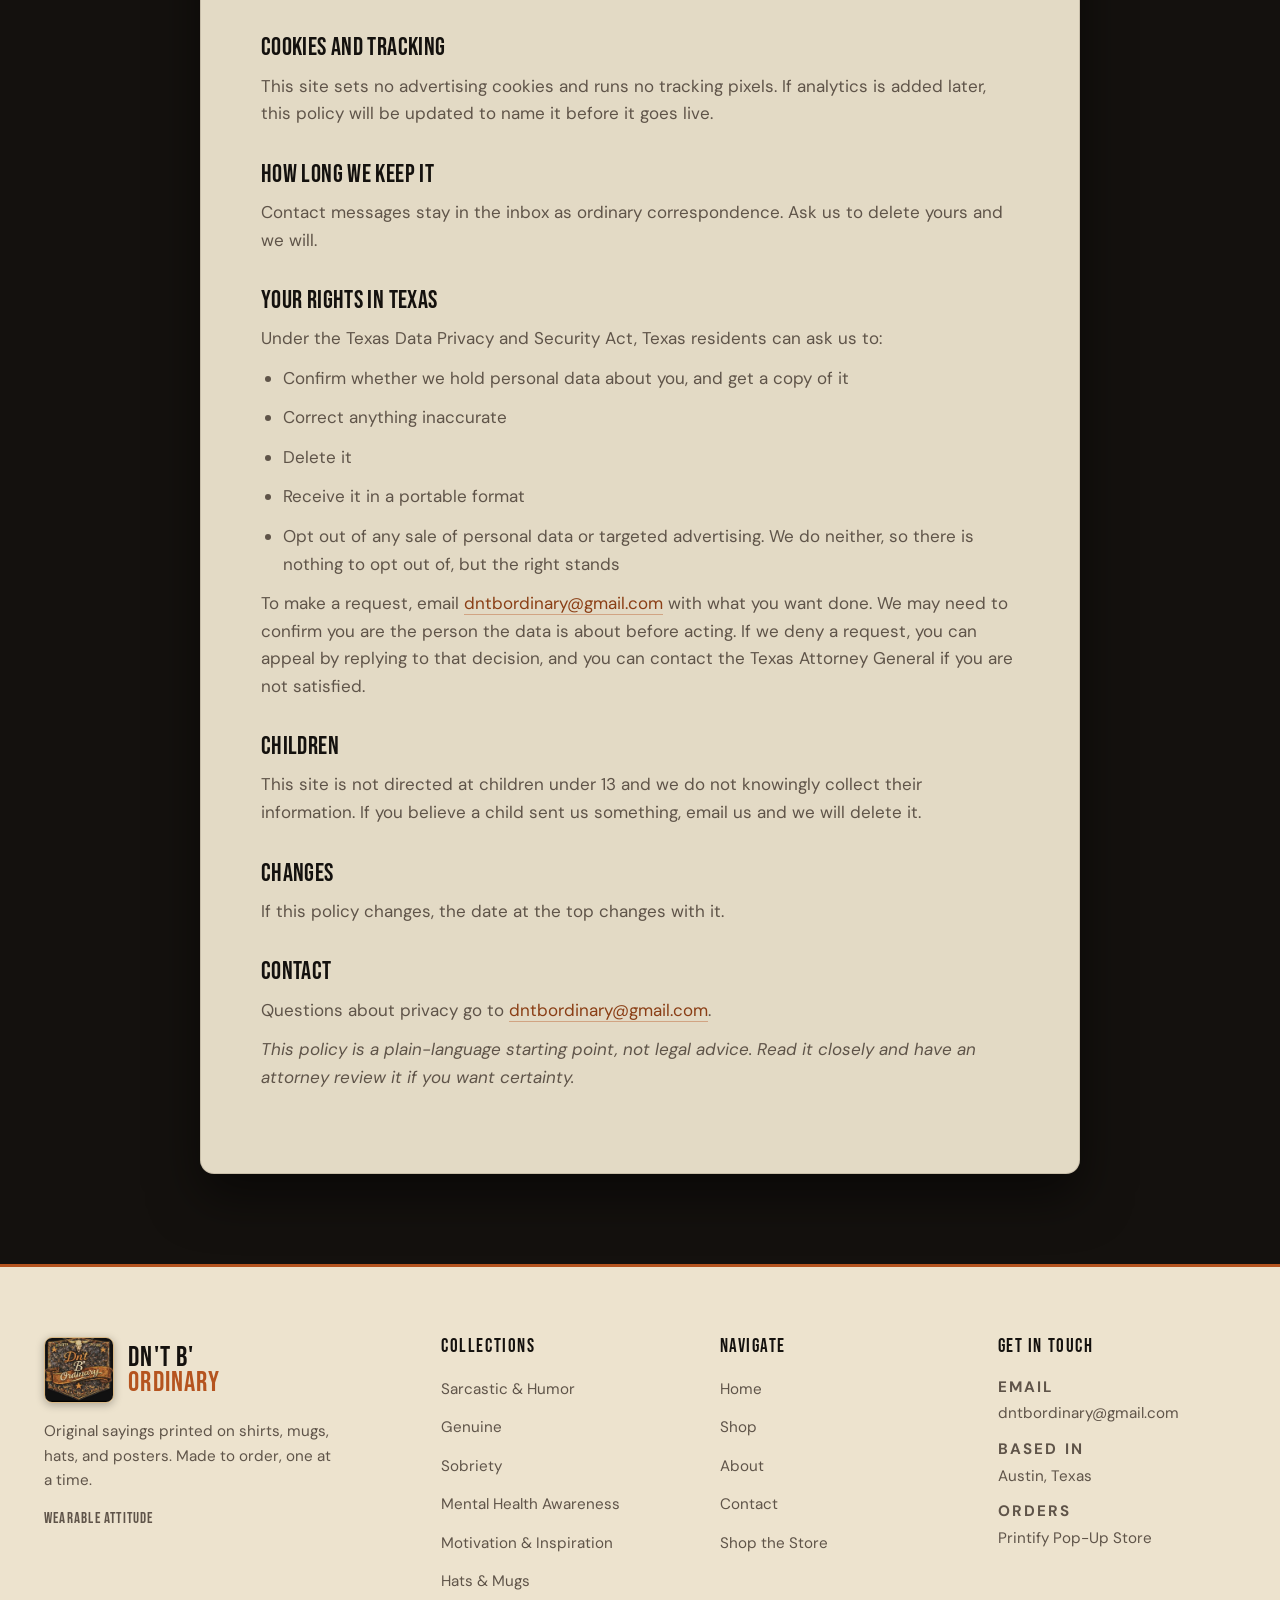
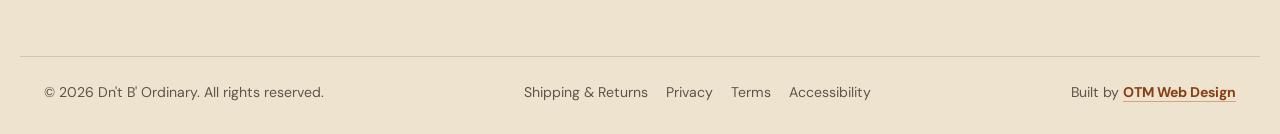
<file: privacy.html>
<!DOCTYPE html>
<html lang="en">
<head>
<meta charset="UTF-8">
<meta name="viewport" content="width=device-width, initial-scale=1.0">
<meta name="robots" content="noindex">

<title>Privacy Policy | Dn't B' Ordinary</title>
<meta name="description" content="How Dn't B' Ordinary handles the information you send through this website, and your rights under Texas law.">

<link rel="icon" type="image/png" href="assets/favicon.png">
<link rel="apple-touch-icon" href="assets/favicon.png">

<link rel="preconnect" href="https://fonts.googleapis.com">
<link rel="preconnect" href="https://fonts.gstatic.com" crossorigin>
<link href="https://fonts.googleapis.com/css2?family=Bebas+Neue&family=DM+Sans:ital,opsz,wght@0,9..40,300;0,9..40,400;0,9..40,500;0,9..40,700;1,9..40,400&display=swap" rel="stylesheet">
<link rel="stylesheet" href="styles.css">
<noscript><style>.reveal{opacity:1;transform:none}</style></noscript>
</head>

<body data-page="privacy">
<nav class="nav">
  <div class="nav-inner">
    <a class="brand" href="index.html" aria-label="Dn't B' Ordinary home">
      <img src="assets/logo.png" alt="" width="663" height="621">
      <span class="brand-word">Dn't B'<span>Ordinary</span></span>
    </a>
    <div class="nav-links">
      <a href="index.html" data-nav="home">Home</a>
      <a href="shop.html" data-nav="shop">Shop</a>
      <a href="about.html" data-nav="about">About</a>
      <a href="contact.html" data-nav="contact">Contact</a>
      <a class="nav-cta" href="https://dnt-b-ordinary.printify.me" data-store-link>Shop the Store</a>
    </div>
    <button class="hamburger" type="button" aria-label="Open menu" aria-expanded="false" aria-controls="mobile-menu">
      <span></span><span></span><span></span>
    </button>
  </div>
</nav>

<div class="nav-backdrop"></div>
<div class="mobile-menu" id="mobile-menu">
  <a href="index.html" data-nav="home">Home</a>
  <a href="shop.html" data-nav="shop">Shop</a>
  <a href="about.html" data-nav="about">About</a>
  <a href="contact.html" data-nav="contact">Contact</a>
  <a class="btn btn-primary" href="https://dnt-b-ordinary.printify.me" data-store-link>Shop the Store</a>
</div>

<main>
  <header class="page-hero page-hero--short">
    <div class="inner">
      <span class="eyebrow eyebrow--center">Legal</span>
      <h1>Privacy Policy</h1>
    </div>
  </header>

  <section>
    <div class="container container--prose prose">
      <p class="legal-updated">Last updated: September 9, 2026</p>

      <p>This policy explains what information Dn't B' Ordinary collects through this website, what happens to it, and what you can ask us to do about it. It is written in plain language on purpose. If something here is unclear, email us and ask.</p>

      <div class="notice">
        <p><strong>Checkout does not happen on this website.</strong> Orders are placed on our Printify Pop-Up Store. Anything you enter there, including payment and shipping details, is collected and handled by that store and its providers under their own privacy terms, not this one. Read the policies shown at checkout before you buy.</p>
      </div>

      <h2>What we collect</h2>
      <p>Only what you type into the contact form on this site: your first and last name, your email address, an optional phone number, the topic you select, and your message. That is the whole list. This site has no login, no shopping cart, no account system, and no payment processing.</p>

      <h2>How we use it</h2>
      <p>To answer you. Your message goes to one inbox and is read by the owner. We do not add you to a mailing list, and we do not send marketing email unless you specifically ask to hear about new designs.</p>

      <h2>We do not sell your information</h2>
      <p>We do not sell, rent, trade, or share your personal information with anyone for advertising or for money. There is no data broker relationship here and there never will be.</p>

      <h2>Who else touches it</h2>
      <ul>
        <li><strong>Formspree</strong> processes the contact form and delivers the message to our inbox. It sees the fields you submitted.</li>
        <li><strong>Our web host</strong> serves the site and keeps standard server logs, which can include your IP address and browser type.</li>
        <li><strong>Our email provider</strong> stores the message once it arrives.</li>
        <li><strong>Our fulfillment and store partner</strong> handles anything you enter at checkout, on their own site and under their own policy.</li>
      </ul>
      <p>Each of these is a service provider acting on our behalf or on their own terms for the parts they own. None of them receive your information for their own advertising through us.</p>

      <h2>Cookies and tracking</h2>
      <p>This site sets no advertising cookies and runs no tracking pixels. If analytics is added later, this policy will be updated to name it before it goes live.</p>

      <h2>How long we keep it</h2>
      <p>Contact messages stay in the inbox as ordinary correspondence. Ask us to delete yours and we will.</p>

      <h2>Your rights in Texas</h2>
      <p>Under the Texas Data Privacy and Security Act, Texas residents can ask us to:</p>
      <ul>
        <li>Confirm whether we hold personal data about you, and get a copy of it</li>
        <li>Correct anything inaccurate</li>
        <li>Delete it</li>
        <li>Receive it in a portable format</li>
        <li>Opt out of any sale of personal data or targeted advertising. We do neither, so there is nothing to opt out of, but the right stands</li>
      </ul>
      <p>To make a request, email <a href="mailto:dntbordinary@gmail.com">dntbordinary@gmail.com</a> with what you want done. We may need to confirm you are the person the data is about before acting. If we deny a request, you can appeal by replying to that decision, and you can contact the Texas Attorney General if you are not satisfied.</p>

      <h2>Children</h2>
      <p>This site is not directed at children under 13 and we do not knowingly collect their information. If you believe a child sent us something, email us and we will delete it.</p>

      <h2>Changes</h2>
      <p>If this policy changes, the date at the top changes with it.</p>

      <h2>Contact</h2>
      <p>Questions about privacy go to <a href="mailto:dntbordinary@gmail.com">dntbordinary@gmail.com</a>.</p>

      <p><em>This policy is a plain-language starting point, not legal advice. Read it closely and have an attorney review it if you want certainty.</em></p>
    </div>
  </section>
</main>

<footer class="footer">
  <div class="footer-grid">
    <div class="footer-brand">
      <a class="brand brand--footer" href="index.html" aria-label="Dn't B' Ordinary home">
        <img src="assets/logo.png" alt="" width="663" height="621" loading="lazy" decoding="async">
        <span class="brand-word">Dn't B'<span>Ordinary</span></span>
      </a>
      <p>Original sayings printed on shirts, mugs, hats, and posters. Made to order, one at a time.</p>
      <p class="footer-tag">Wearable Attitude</p>
    </div>

    <div>
      <h4>Collections</h4>
      <ul>
        <li><a href="shop.html#humor">Sarcastic &amp; Humor</a></li>
        <li><a href="shop.html#genuine">Genuine</a></li>
        <li><a href="shop.html#sobriety">Sobriety</a></li>
        <li><a href="shop.html#mental-health">Mental Health Awareness</a></li>
        <li><a href="shop.html#motivation">Motivation &amp; Inspiration</a></li>
        <li><a href="shop.html#hats-mugs">Hats &amp; Mugs</a></li>
      </ul>
    </div>

    <div>
      <h4>Navigate</h4>
      <ul>
        <li><a href="index.html">Home</a></li>
        <li><a href="shop.html">Shop</a></li>
        <li><a href="about.html">About</a></li>
        <li><a href="contact.html">Contact</a></li>
        <li><a href="https://dnt-b-ordinary.printify.me" data-store-link>Shop the Store</a></li>
      </ul>
    </div>

    <div>
      <h4>Get in touch</h4>
      <ul class="footer-contact">
        <li>
          <span class="footer-label">Email</span>
          <a href="mailto:dntbordinary@gmail.com">dntbordinary@gmail.com</a>
        </li>
        <li>
          <span class="footer-label">Based in</span>
          <span>Austin, Texas</span>
        </li>
        <li>
          <span class="footer-label">Orders</span>
          <a href="https://dnt-b-ordinary.printify.me" data-store-link>Printify Pop-Up Store</a>
        </li>
      </ul>
    </div>
  </div>

  <div class="footer-bottom">
    <span>&copy; <span id="year">2026</span> Dn't B' Ordinary. All rights reserved.</span>
    <div class="footer-legal-links">
      <a href="shipping-returns.html">Shipping &amp; Returns</a>
      <a href="privacy.html">Privacy</a>
      <a href="terms.html">Terms</a>
      <a href="accessibility.html">Accessibility</a>
    </div>
    <span>Built by <a class="otm-credit" href="https://otm-designs.com" target="_blank" rel="noopener">OTM Web Design</a></span>
  </div>
</footer>

<script src="script.js"></script>
</body>
</html>
</file>
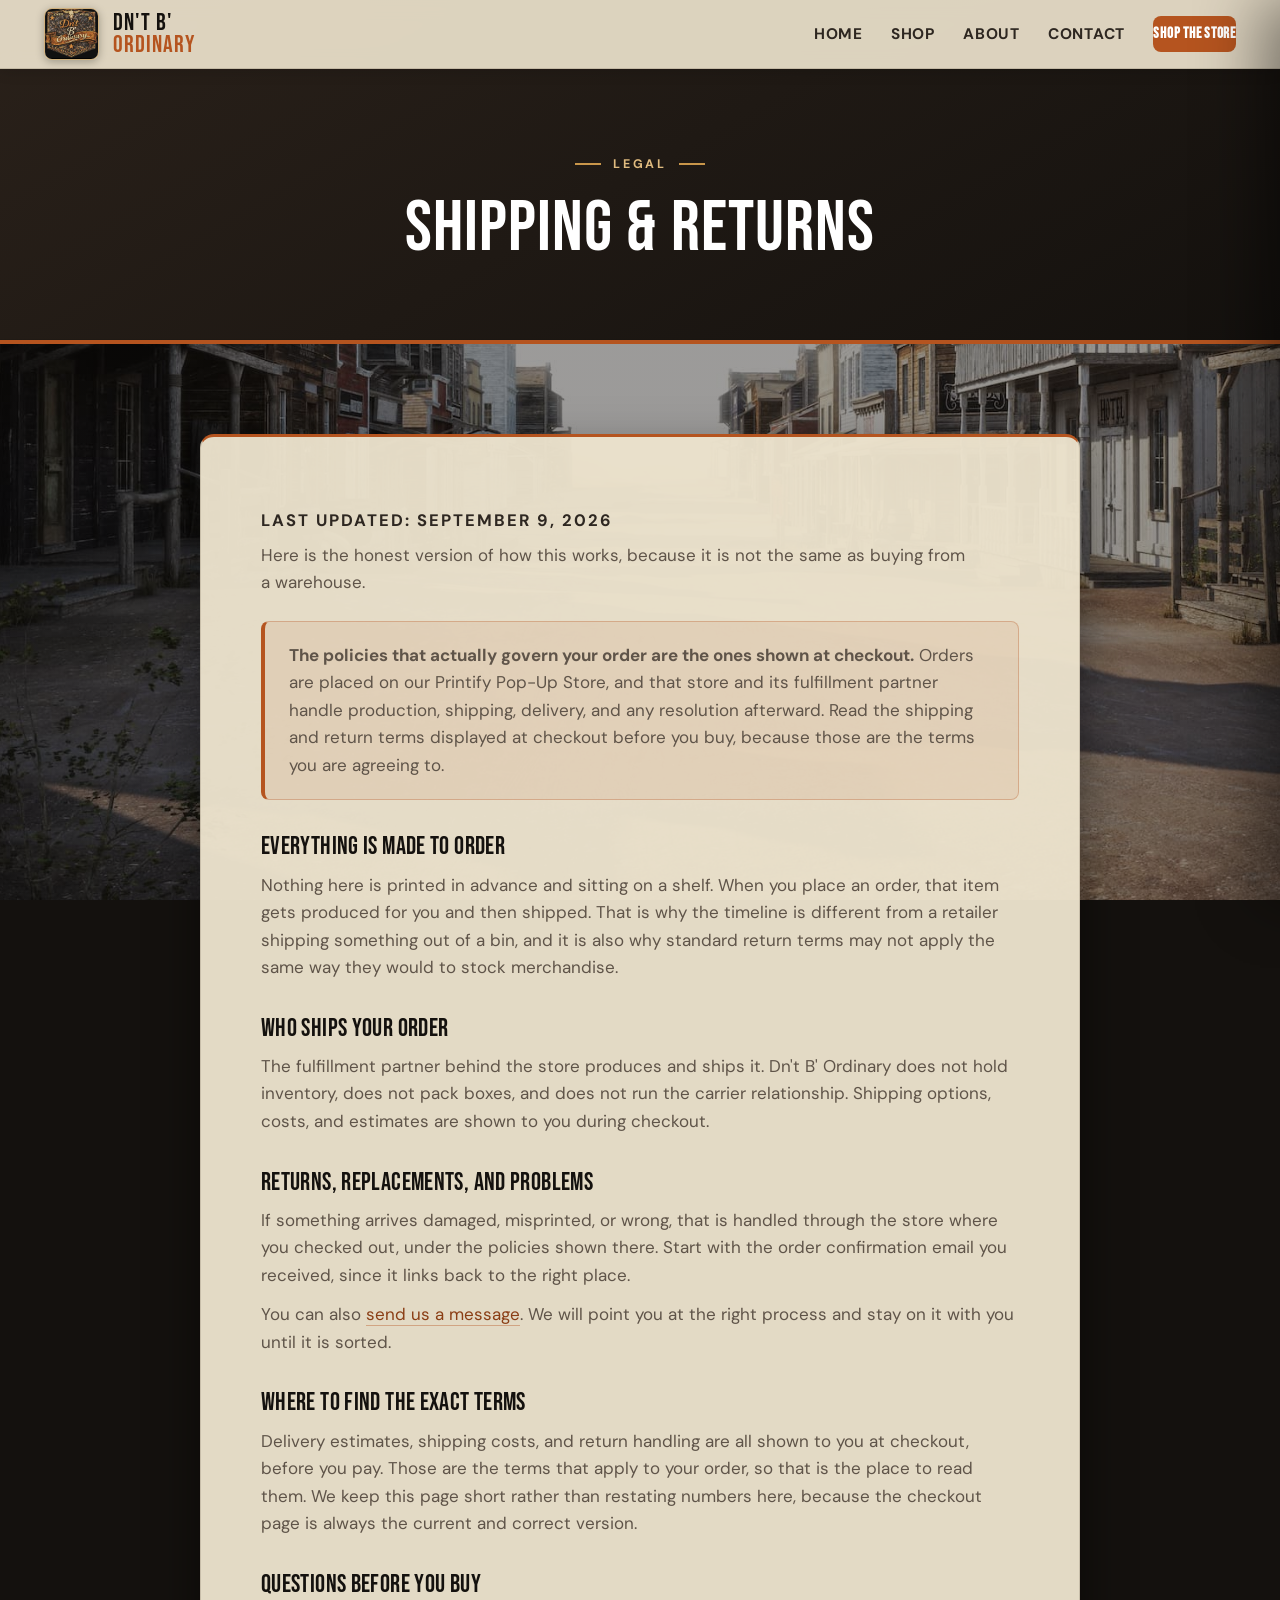
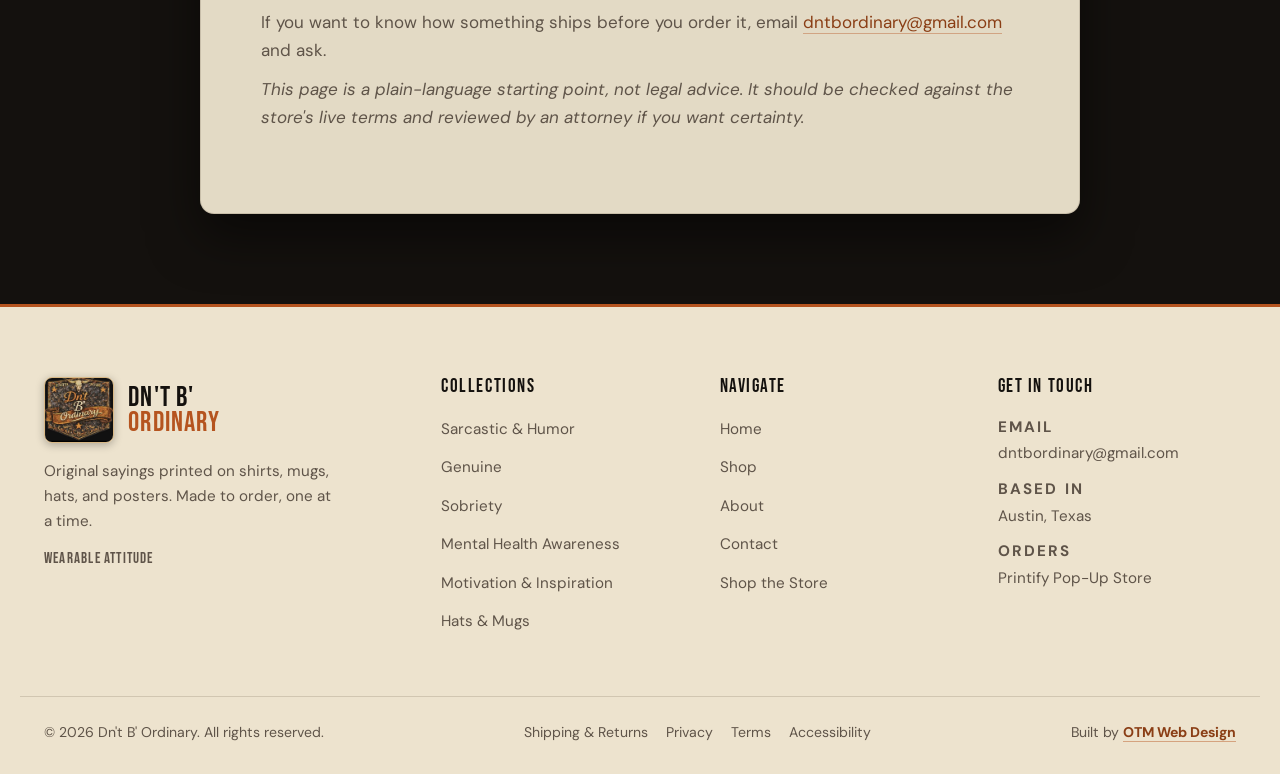
<file: shipping-returns.html>
<!DOCTYPE html>
<html lang="en">
<head>
<meta charset="UTF-8">
<meta name="viewport" content="width=device-width, initial-scale=1.0">
<meta name="robots" content="noindex">

<title>Shipping &amp; Returns | Dn't B' Ordinary</title>
<meta name="description" content="How orders from Dn't B' Ordinary are produced, shipped, and resolved, and which policies govern them.">

<link rel="icon" type="image/png" href="assets/favicon.png">
<link rel="apple-touch-icon" href="assets/favicon.png">

<link rel="preconnect" href="https://fonts.googleapis.com">
<link rel="preconnect" href="https://fonts.gstatic.com" crossorigin>
<link href="https://fonts.googleapis.com/css2?family=Bebas+Neue&family=DM+Sans:ital,opsz,wght@0,9..40,300;0,9..40,400;0,9..40,500;0,9..40,700;1,9..40,400&display=swap" rel="stylesheet">
<link rel="stylesheet" href="styles.css">
<noscript><style>.reveal{opacity:1;transform:none}</style></noscript>
</head>

<body data-page="shipping-returns">
<nav class="nav">
  <div class="nav-inner">
    <a class="brand" href="index.html" aria-label="Dn't B' Ordinary home">
      <img src="assets/logo.png" alt="" width="663" height="621">
      <span class="brand-word">Dn't B'<span>Ordinary</span></span>
    </a>
    <div class="nav-links">
      <a href="index.html" data-nav="home">Home</a>
      <a href="shop.html" data-nav="shop">Shop</a>
      <a href="about.html" data-nav="about">About</a>
      <a href="contact.html" data-nav="contact">Contact</a>
      <a class="nav-cta" href="https://dnt-b-ordinary.printify.me" data-store-link>Shop the Store</a>
    </div>
    <button class="hamburger" type="button" aria-label="Open menu" aria-expanded="false" aria-controls="mobile-menu">
      <span></span><span></span><span></span>
    </button>
  </div>
</nav>

<div class="nav-backdrop"></div>
<div class="mobile-menu" id="mobile-menu">
  <a href="index.html" data-nav="home">Home</a>
  <a href="shop.html" data-nav="shop">Shop</a>
  <a href="about.html" data-nav="about">About</a>
  <a href="contact.html" data-nav="contact">Contact</a>
  <a class="btn btn-primary" href="https://dnt-b-ordinary.printify.me" data-store-link>Shop the Store</a>
</div>

<main>
  <header class="page-hero page-hero--short">
    <div class="inner">
      <span class="eyebrow eyebrow--center">Legal</span>
      <h1>Shipping &amp; Returns</h1>
    </div>
  </header>

  <section>
    <div class="container container--prose prose">
      <p class="legal-updated">Last updated: September 9, 2026</p>

      <p>Here is the honest version of how this works, because it is not the same as buying from a warehouse.</p>

      <div class="notice">
        <p><strong>The policies that actually govern your order are the ones shown at checkout.</strong> Orders are placed on our Printify Pop-Up Store, and that store and its fulfillment partner handle production, shipping, delivery, and any resolution afterward. Read the shipping and return terms displayed at checkout before you buy, because those are the terms you are agreeing to.</p>
      </div>

      <h2>Everything is made to order</h2>
      <p>Nothing here is printed in advance and sitting on a shelf. When you place an order, that item gets produced for you and then shipped. That is why the timeline is different from a retailer shipping something out of a bin, and it is also why standard return terms may not apply the same way they would to stock merchandise.</p>

      <h2>Who ships your order</h2>
      <p>The fulfillment partner behind the store produces and ships it. Dn't B' Ordinary does not hold inventory, does not pack boxes, and does not run the carrier relationship. Shipping options, costs, and estimates are shown to you during checkout.</p>

      <h2>Returns, replacements, and problems</h2>
      <p>If something arrives damaged, misprinted, or wrong, that is handled through the store where you checked out, under the policies shown there. Start with the order confirmation email you received, since it links back to the right place.</p>
      <p>You can also <a href="contact.html">send us a message</a>. We will point you at the right process and stay on it with you until it is sorted.</p>

      <h2>Where to find the exact terms</h2>
      <p>Delivery estimates, shipping costs, and return handling are all shown to you at checkout, before you pay. Those are the terms that apply to your order, so that is the place to read them. We keep this page short rather than restating numbers here, because the checkout page is always the current and correct version.</p>

      <h2>Questions before you buy</h2>
      <p>If you want to know how something ships before you order it, email <a href="mailto:dntbordinary@gmail.com">dntbordinary@gmail.com</a> and ask.</p>

      <p><em>This page is a plain-language starting point, not legal advice. It should be checked against the store's live terms and reviewed by an attorney if you want certainty.</em></p>
    </div>
  </section>
</main>

<footer class="footer">
  <div class="footer-grid">
    <div class="footer-brand">
      <a class="brand brand--footer" href="index.html" aria-label="Dn't B' Ordinary home">
        <img src="assets/logo.png" alt="" width="663" height="621" loading="lazy" decoding="async">
        <span class="brand-word">Dn't B'<span>Ordinary</span></span>
      </a>
      <p>Original sayings printed on shirts, mugs, hats, and posters. Made to order, one at a time.</p>
      <p class="footer-tag">Wearable Attitude</p>
    </div>

    <div>
      <h4>Collections</h4>
      <ul>
        <li><a href="shop.html#humor">Sarcastic &amp; Humor</a></li>
        <li><a href="shop.html#genuine">Genuine</a></li>
        <li><a href="shop.html#sobriety">Sobriety</a></li>
        <li><a href="shop.html#mental-health">Mental Health Awareness</a></li>
        <li><a href="shop.html#motivation">Motivation &amp; Inspiration</a></li>
        <li><a href="shop.html#hats-mugs">Hats &amp; Mugs</a></li>
      </ul>
    </div>

    <div>
      <h4>Navigate</h4>
      <ul>
        <li><a href="index.html">Home</a></li>
        <li><a href="shop.html">Shop</a></li>
        <li><a href="about.html">About</a></li>
        <li><a href="contact.html">Contact</a></li>
        <li><a href="https://dnt-b-ordinary.printify.me" data-store-link>Shop the Store</a></li>
      </ul>
    </div>

    <div>
      <h4>Get in touch</h4>
      <ul class="footer-contact">
        <li>
          <span class="footer-label">Email</span>
          <a href="mailto:dntbordinary@gmail.com">dntbordinary@gmail.com</a>
        </li>
        <li>
          <span class="footer-label">Based in</span>
          <span>Austin, Texas</span>
        </li>
        <li>
          <span class="footer-label">Orders</span>
          <a href="https://dnt-b-ordinary.printify.me" data-store-link>Printify Pop-Up Store</a>
        </li>
      </ul>
    </div>
  </div>

  <div class="footer-bottom">
    <span>&copy; <span id="year">2026</span> Dn't B' Ordinary. All rights reserved.</span>
    <div class="footer-legal-links">
      <a href="shipping-returns.html">Shipping &amp; Returns</a>
      <a href="privacy.html">Privacy</a>
      <a href="terms.html">Terms</a>
      <a href="accessibility.html">Accessibility</a>
    </div>
    <span>Built by <a class="otm-credit" href="https://otm-designs.com" target="_blank" rel="noopener">OTM Web Design</a></span>
  </div>
</footer>

<script src="script.js"></script>
</body>
</html>
</file>
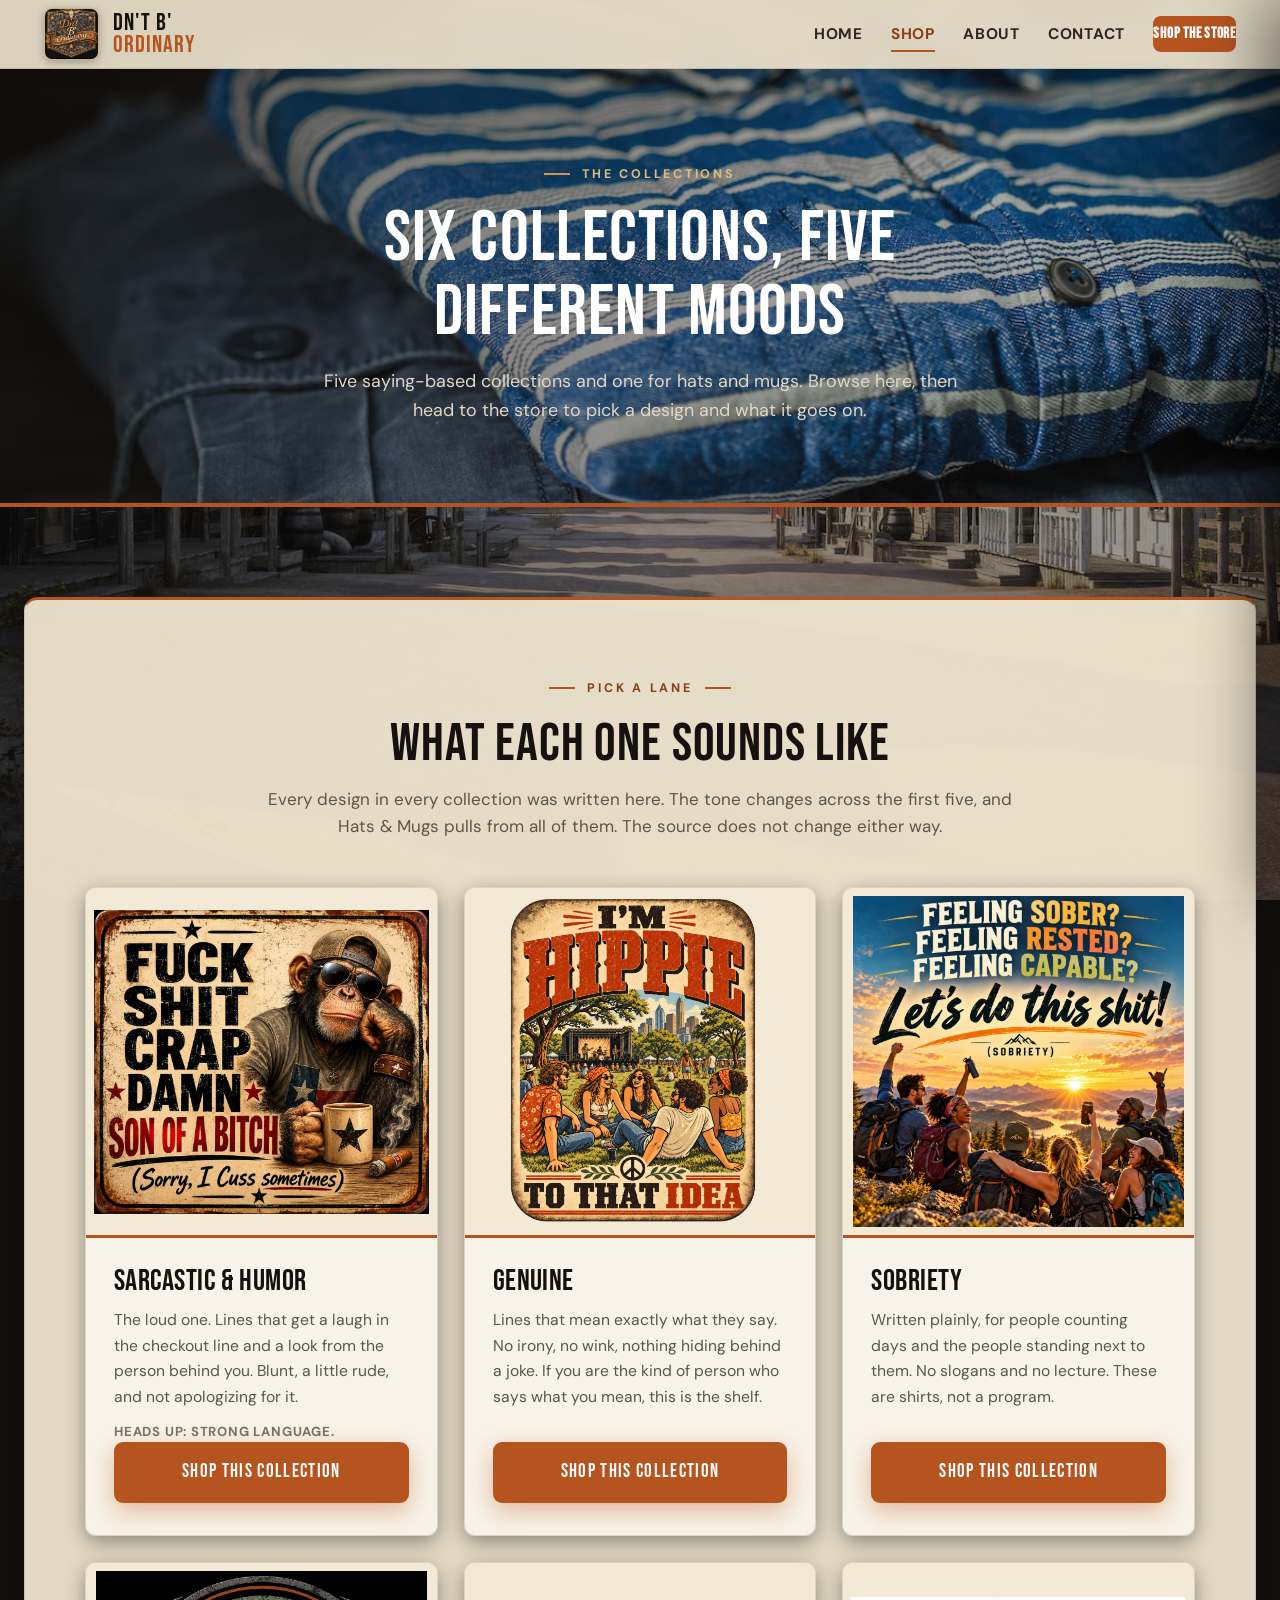
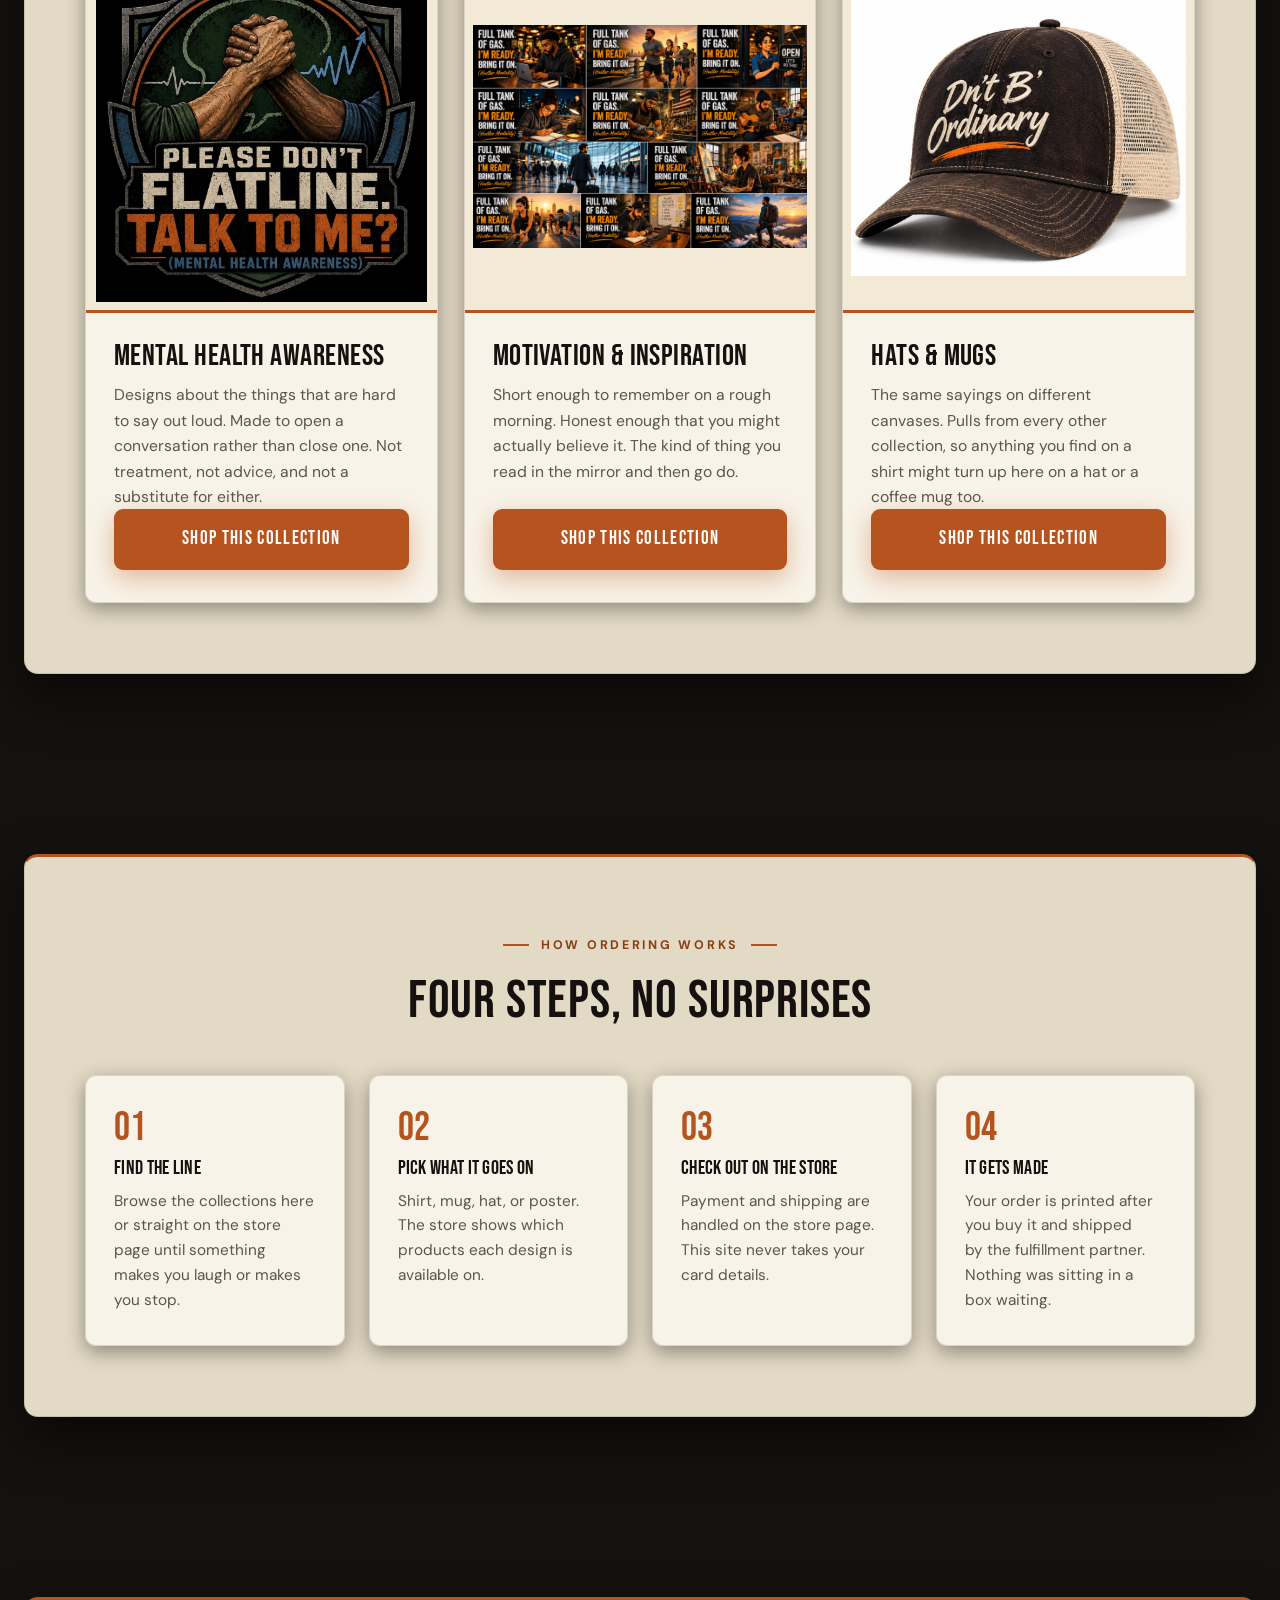
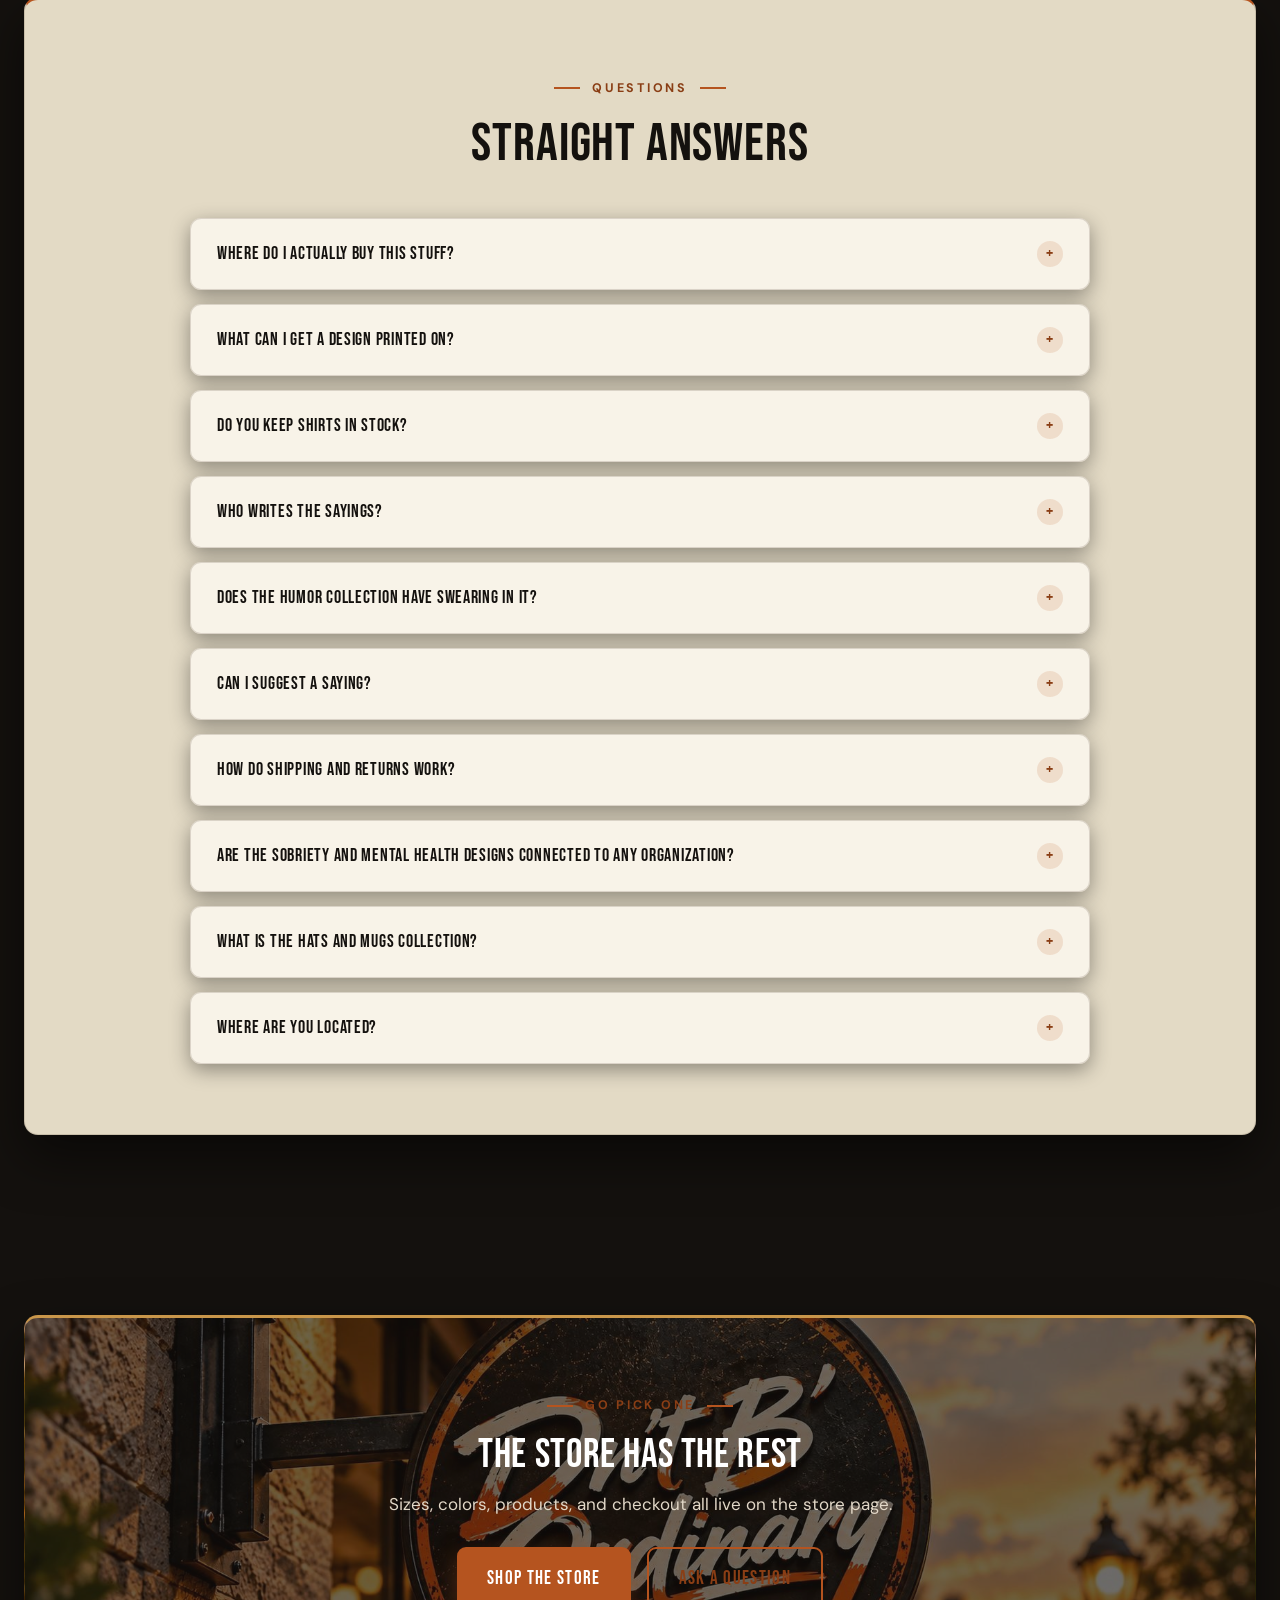
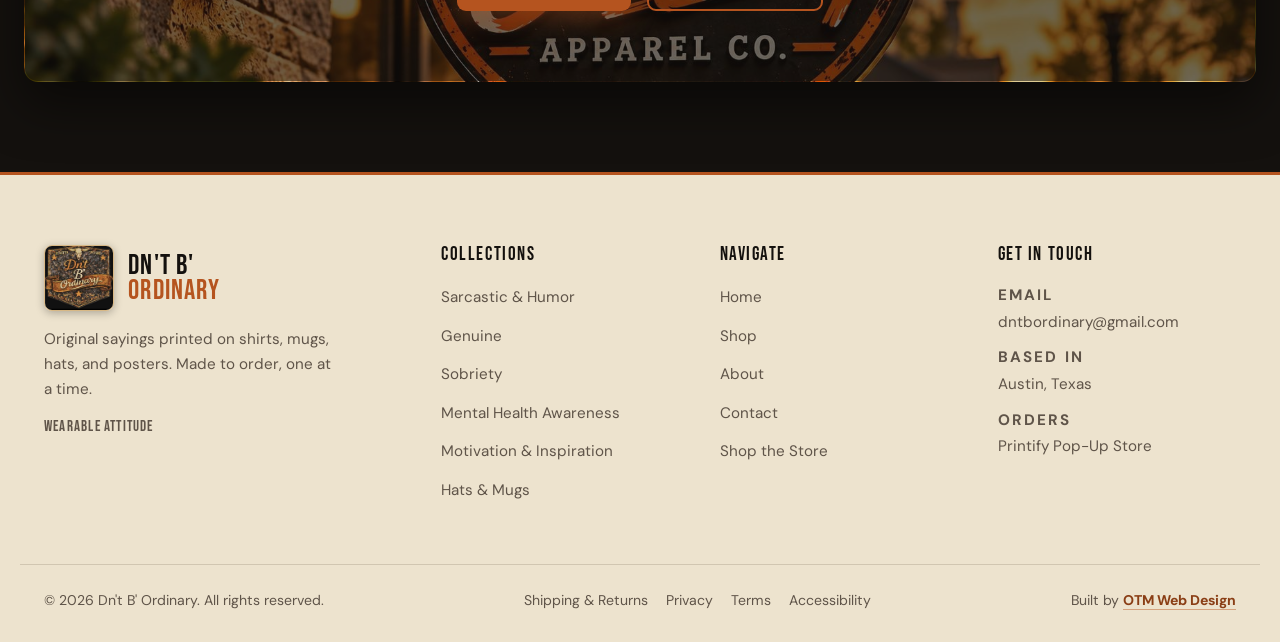
<file: shop.html>
<!DOCTYPE html>
<html lang="en">
<head>
<meta charset="UTF-8">
<meta name="viewport" content="width=device-width, initial-scale=1.0">

<title>Shop the Collections | Dn't B' Ordinary</title>
<meta name="description" content="Six collections of original sayings, including a hats and mugs mix. Printed on shirts, mugs, hats, and posters, made to order.">
<link rel="canonical" href="https://dntbordinary.com/shop.html">

<meta property="og:type" content="website">
<meta property="og:site_name" content="Dn't B' Ordinary">
<meta property="og:title" content="Shop the Collections | Dn't B' Ordinary">
<meta property="og:description" content="Six collections of original sayings, including a hats and mugs mix. Printed on shirts, mugs, hats, and posters, made to order.">
<meta property="og:url" content="https://dntbordinary.com/shop.html">
<meta property="og:image" content="https://dntbordinary.com/assets/og-image.jpg">
<meta property="og:image:width" content="1200">
<meta property="og:image:height" content="630">
<meta property="og:image:alt" content="Dn't B' Ordinary">
<meta name="twitter:card" content="summary_large_image">
<meta name="twitter:title" content="Shop the Collections | Dn't B' Ordinary">
<meta name="twitter:description" content="Six collections of original sayings, including a hats and mugs mix.">
<meta name="twitter:image" content="https://dntbordinary.com/assets/og-image.jpg">

<link rel="icon" type="image/png" href="assets/favicon.png">
<link rel="apple-touch-icon" href="assets/favicon.png">

<link rel="preconnect" href="https://fonts.googleapis.com">
<link rel="preconnect" href="https://fonts.gstatic.com" crossorigin>
<link href="https://fonts.googleapis.com/css2?family=Bebas+Neue&family=DM+Sans:ital,opsz,wght@0,9..40,300;0,9..40,400;0,9..40,500;0,9..40,700;1,9..40,400&display=swap" rel="stylesheet">
<link rel="preload" as="image" href="assets/hero-shop.jpg" fetchpriority="high">
<link rel="stylesheet" href="styles.css">
<noscript><style>.reveal{opacity:1;transform:none}</style></noscript>

<script type="application/ld+json">
{
  "@context": "https://schema.org",
  "@type": "FAQPage",
  "mainEntity": [
    {
      "@type": "Question",
      "name": "Where do I actually buy this stuff?",
      "acceptedAnswer": {
        "@type": "Answer",
        "text": "On our Printify Pop-Up Store. Every Shop the Store button on this site takes you straight there. Payment, shipping selection, and order confirmation all happen on that page, not on this site."
      }
    },
    {
      "@type": "Question",
      "name": "What can I get a design printed on?",
      "acceptedAnswer": {
        "@type": "Answer",
        "text": "T-shirts, mugs, hats, and large-format posters. The store page shows exactly which products each design comes on, so you can see every option for it in one place."
      }
    },
    {
      "@type": "Question",
      "name": "Do you keep shirts in stock?",
      "acceptedAnswer": {
        "@type": "Answer",
        "text": "No. Everything is made to order after you buy it. There is no warehouse, no inventory, and no clearance rack. That is also why sizes do not sell out the way they do at a retail store."
      }
    },
    {
      "@type": "Question",
      "name": "Who writes the sayings?",
      "acceptedAnswer": {
        "@type": "Answer",
        "text": "Brian Rudd, the owner. Every line on this site is original and written in-house. Nothing here is licensed art pulled off a design marketplace."
      }
    },
    {
      "@type": "Question",
      "name": "Does the humor collection have swearing in it?",
      "acceptedAnswer": {
        "@type": "Answer",
        "text": "Yes, and on purpose. The Sarcastic and Humor collection contains explicit language. The other four collections do not, so if you are shopping for something to wear to work, start there."
      }
    },
    {
      "@type": "Question",
      "name": "Can I suggest a saying?",
      "acceptedAnswer": {
        "@type": "Answer",
        "text": "Please do. Send it through the contact form and Brian reads every one of them himself."
      }
    },
    {
      "@type": "Question",
      "name": "How do shipping and returns work?",
      "acceptedAnswer": {
        "@type": "Answer",
        "text": "Orders are produced and shipped by our fulfillment partner. Shipping options, costs, delivery estimates, and any return or replacement handling are governed by the policies shown at checkout on the store page. Our Shipping and Returns page explains how that works."
      }
    },
    {
      "@type": "Question",
      "name": "Are the sobriety and mental health designs connected to any organization?",
      "acceptedAnswer": {
        "@type": "Answer",
        "text": "No. They are not affiliated with, endorsed by, or partnered with any recovery program, treatment provider, hotline, or nonprofit. They are shirts, written by one person, and they are not support or treatment."
      }
    },
    {
      "@type": "Question",
      "name": "What is the Hats and Mugs collection?",
      "acceptedAnswer": {
        "@type": "Answer",
        "text": "A mixed collection built around the product rather than the tone. Designs from any of the other collections may show up there printed on a hat or a coffee mug. If you want the saying on your head or next to your coffee instead of on a shirt, that is where to look."
      }
    },
    {
      "@type": "Question",
      "name": "Where are you located?",
      "acceptedAnswer": {
        "@type": "Answer",
        "text": "Austin, Texas. There is no storefront and nowhere to walk in. Everything happens online, and orders ship anywhere the fulfillment partner ships."
      }
    }
  ]
}
</script>
</head>

<body data-page="shop">

<nav class="nav">
  <div class="nav-inner">
    <a class="brand" href="index.html" aria-label="Dn't B' Ordinary home">
      <img src="assets/logo.png" alt="" width="663" height="621">
      <span class="brand-word">Dn't B'<span>Ordinary</span></span>
    </a>
    <div class="nav-links">
      <a href="index.html" data-nav="home">Home</a>
      <a href="shop.html" data-nav="shop">Shop</a>
      <a href="about.html" data-nav="about">About</a>
      <a href="contact.html" data-nav="contact">Contact</a>
      <a class="nav-cta" href="https://dnt-b-ordinary.printify.me" data-store-link>Shop the Store</a>
    </div>
    <button class="hamburger" type="button" aria-label="Open menu" aria-expanded="false" aria-controls="mobile-menu">
      <span></span><span></span><span></span>
    </button>
  </div>
</nav>

<div class="nav-backdrop"></div>
<div class="mobile-menu" id="mobile-menu">
  <a href="index.html" data-nav="home">Home</a>
  <a href="shop.html" data-nav="shop">Shop</a>
  <a href="about.html" data-nav="about">About</a>
  <a href="contact.html" data-nav="contact">Contact</a>
  <a class="btn btn-primary" href="https://dnt-b-ordinary.printify.me" data-store-link>Shop the Store</a>
</div>

<main>

  <header class="page-hero page-hero--shop">
    <div class="inner">
      <span class="eyebrow">The collections</span>
      <h1>Six collections, five different moods</h1>
      <p>Five saying-based collections and one for hats and mugs. Browse here, then head to the store to pick a design and what it goes on.</p>
    </div>
  </header>

  <!-- ============ COLLECTION DETAIL ============ -->
  <section id="collections">
    <div class="container reveal">
      <div class="section-head center">
        <span class="eyebrow eyebrow--center">Pick a lane</span>
        <h2>What each one sounds like</h2>
        <p>Every design in every collection was written here. The tone changes across the first five, and Hats &amp; Mugs pulls from all of them. The source does not change either way.</p>
      </div>

      <div class="cat-grid">
        <article class="cat-card" id="humor">
          <img src="assets/category-humor.jpg" alt="Sarcastic and humor collection design" width="1080" height="1080" loading="lazy" decoding="async">
          <div class="card-body">
            <h3>Sarcastic &amp; Humor</h3>
            <p>The loud one. Lines that get a laugh in the checkout line and a look from the person behind you. Blunt, a little rude, and not apologizing for it.</p>
            <span class="cat-note">Heads up: strong language.</span>
            <a class="btn btn-primary" href="https://dnt-b-ordinary.printify.me/collection/sarcastic-humor" data-store-link="sarcastic-humor">Shop this collection</a>
          </div>
        </article>

        <article class="cat-card" id="genuine">
          <img src="assets/category-genuine.jpg" alt="Genuine collection design" width="1024" height="1536" loading="lazy" decoding="async">
          <div class="card-body">
            <h3>Genuine</h3>
            <p>Lines that mean exactly what they say. No irony, no wink, nothing hiding behind a joke. If you are the kind of person who says what you mean, this is the shelf.</p>
            <a class="btn btn-primary" href="https://dnt-b-ordinary.printify.me/collection/genuine" data-store-link="genuine">Shop this collection</a>
          </div>
        </article>

        <article class="cat-card" id="sobriety">
          <img src="assets/category-sobriety.jpg" alt="Sobriety collection design" width="1080" height="1080" loading="lazy" decoding="async">
          <div class="card-body">
            <h3>Sobriety</h3>
            <p>Written plainly, for people counting days and the people standing next to them. No slogans and no lecture. These are shirts, not a program.</p>
            <a class="btn btn-primary" href="https://dnt-b-ordinary.printify.me/collection/sobriety" data-store-link="sobriety">Shop this collection</a>
          </div>
        </article>

        <article class="cat-card" id="mental-health">
          <img src="assets/category-mental-health.jpg" alt="Mental health awareness collection design" width="1080" height="1080" loading="lazy" decoding="async">
          <div class="card-body">
            <h3>Mental Health Awareness</h3>
            <p>Designs about the things that are hard to say out loud. Made to open a conversation rather than close one. Not treatment, not advice, and not a substitute for either.</p>
            <a class="btn btn-primary" href="https://dnt-b-ordinary.printify.me/collection/mental-health-awareness" data-store-link="mental-health-awareness">Shop this collection</a>
          </div>
        </article>

        <article class="cat-card" id="motivation">
          <img src="assets/category-motivation.jpg" alt="Motivation and inspiration collection design" width="1024" height="1536" loading="lazy" decoding="async">
          <div class="card-body">
            <h3>Motivation &amp; Inspiration</h3>
            <p>Short enough to remember on a rough morning. Honest enough that you might actually believe it. The kind of thing you read in the mirror and then go do.</p>
            <a class="btn btn-primary" href="https://dnt-b-ordinary.printify.me/collection/motivation-inspiration" data-store-link="motivation-inspiration">Shop this collection</a>
          </div>
        </article>

        <article class="cat-card" id="hats-mugs">
          <img src="assets/category-hats-mugs.jpg" alt="Hats and mugs collection" width="1080" height="1080" loading="lazy" decoding="async">
          <div class="card-body">
            <h3>Hats &amp; Mugs</h3>
            <p>The same sayings on different canvases. Pulls from every other collection, so anything you find on a shirt might turn up here on a hat or a coffee mug too.</p>
            <a class="btn btn-primary" href="https://dnt-b-ordinary.printify.me/collection/hats-mugs" data-store-link="hats-mugs">Shop this collection</a>
          </div>
        </article>
      </div>
    </div>
  </section>

  <!-- ============ HOW IT WORKS ============ -->
  <section id="how-it-works">
    <div class="container reveal">
      <div class="section-head center">
        <span class="eyebrow eyebrow--center">How ordering works</span>
        <h2>Four steps, no surprises</h2>
      </div>
      <div class="process-grid">
        <div class="step">
          <span class="step-num">01</span>
          <h3>Find the line</h3>
          <p>Browse the collections here or straight on the store page until something makes you laugh or makes you stop.</p>
        </div>
        <div class="step">
          <span class="step-num">02</span>
          <h3>Pick what it goes on</h3>
          <p>Shirt, mug, hat, or poster. The store shows which products each design is available on.</p>
        </div>
        <div class="step">
          <span class="step-num">03</span>
          <h3>Check out on the store</h3>
          <p>Payment and shipping are handled on the store page. This site never takes your card details.</p>
        </div>
        <div class="step">
          <span class="step-num">04</span>
          <h3>It gets made</h3>
          <p>Your order is printed after you buy it and shipped by the fulfillment partner. Nothing was sitting in a box waiting.</p>
        </div>
      </div>
    </div>
  </section>

  <!-- ============ FAQ ============ -->
  <section id="faq">
    <div class="container reveal">
      <div class="section-head center">
        <span class="eyebrow eyebrow--center">Questions</span>
        <h2>Straight answers</h2>
      </div>

      <div class="faq-list">
        <div class="faq-item">
          <button class="faq-q" type="button" aria-expanded="false" aria-controls="faq-1">
            Where do I actually buy this stuff?
            <span class="faq-icon" aria-hidden="true">+</span>
          </button>
          <div class="faq-answer" id="faq-1">
            <p>On our Printify Pop-Up Store. Every Shop the Store button on this site takes you straight there. Payment, shipping selection, and order confirmation all happen on that page, not on this site.</p>
          </div>
        </div>

        <div class="faq-item">
          <button class="faq-q" type="button" aria-expanded="false" aria-controls="faq-2">
            What can I get a design printed on?
            <span class="faq-icon" aria-hidden="true">+</span>
          </button>
          <div class="faq-answer" id="faq-2">
            <p>T-shirts, mugs, hats, and large-format posters. The store page shows exactly which products each design comes on, so you can see every option for it in one place.</p>
          </div>
        </div>

        <div class="faq-item">
          <button class="faq-q" type="button" aria-expanded="false" aria-controls="faq-3">
            Do you keep shirts in stock?
            <span class="faq-icon" aria-hidden="true">+</span>
          </button>
          <div class="faq-answer" id="faq-3">
            <p>No. Everything is made to order after you buy it. There is no warehouse, no inventory, and no clearance rack. That is also why sizes do not sell out the way they do at a retail store.</p>
          </div>
        </div>

        <div class="faq-item">
          <button class="faq-q" type="button" aria-expanded="false" aria-controls="faq-4">
            Who writes the sayings?
            <span class="faq-icon" aria-hidden="true">+</span>
          </button>
          <div class="faq-answer" id="faq-4">
            <p>Brian Rudd, the owner. Every line on this site is original and written in-house. Nothing here is licensed art pulled off a design marketplace.</p>
          </div>
        </div>

        <div class="faq-item">
          <button class="faq-q" type="button" aria-expanded="false" aria-controls="faq-5">
            Does the humor collection have swearing in it?
            <span class="faq-icon" aria-hidden="true">+</span>
          </button>
          <div class="faq-answer" id="faq-5">
            <p>Yes, and on purpose. The Sarcastic and Humor collection contains explicit language. The other four collections do not, so if you are shopping for something to wear to work, start there.</p>
          </div>
        </div>

        <div class="faq-item">
          <button class="faq-q" type="button" aria-expanded="false" aria-controls="faq-6">
            Can I suggest a saying?
            <span class="faq-icon" aria-hidden="true">+</span>
          </button>
          <div class="faq-answer" id="faq-6">
            <p>Please do. Send it through the contact form and Brian reads every one of them himself.</p>
          </div>
        </div>

        <div class="faq-item">
          <button class="faq-q" type="button" aria-expanded="false" aria-controls="faq-7">
            How do shipping and returns work?
            <span class="faq-icon" aria-hidden="true">+</span>
          </button>
          <div class="faq-answer" id="faq-7">
            <p>Orders are produced and shipped by our fulfillment partner. Shipping options, costs, delivery estimates, and any return or replacement handling are governed by the policies shown at checkout on the store page. Our <a href="shipping-returns.html">Shipping and Returns</a> page explains how that works.</p>
          </div>
        </div>

        <div class="faq-item">
          <button class="faq-q" type="button" aria-expanded="false" aria-controls="faq-8">
            Are the sobriety and mental health designs connected to any organization?
            <span class="faq-icon" aria-hidden="true">+</span>
          </button>
          <div class="faq-answer" id="faq-8">
            <p>No. They are not affiliated with, endorsed by, or partnered with any recovery program, treatment provider, hotline, or nonprofit. They are shirts, written by one person, and they are not support or treatment.</p>
          </div>
        </div>

        <div class="faq-item">
          <button class="faq-q" type="button" aria-expanded="false" aria-controls="faq-hats-mugs">
            What is the Hats and Mugs collection?
            <span class="faq-icon" aria-hidden="true">+</span>
          </button>
          <div class="faq-answer" id="faq-hats-mugs">
            <p>A mixed collection built around the product rather than the tone. Designs from any of the other collections may show up there printed on a hat or a coffee mug. If you want the saying on your head or next to your coffee instead of on a shirt, that is where to look.</p>
          </div>
        </div>

        <div class="faq-item">
          <button class="faq-q" type="button" aria-expanded="false" aria-controls="faq-9">
            Where are you located?
            <span class="faq-icon" aria-hidden="true">+</span>
          </button>
          <div class="faq-answer" id="faq-9">
            <p>Austin, Texas. There is no storefront and nowhere to walk in. Everything happens online, and orders ship anywhere the fulfillment partner ships.</p>
          </div>
        </div>
      </div>
    </div>
  </section>

  <!-- ============ CTA ============ -->
  <section id="cta">
    <div class="container cta-card reveal">
      <span class="eyebrow eyebrow--center">Go pick one</span>
      <h2>The store has the rest</h2>
      <p>Sizes, colors, products, and checkout all live on the store page.</p>
      <div class="cta-actions">
        <a class="btn btn-primary" href="https://dnt-b-ordinary.printify.me" data-store-link>Shop the Store</a>
        <a class="btn btn-outline" href="contact.html">Ask a Question</a>
      </div>
    </div>
  </section>

</main>

<footer class="footer">
  <div class="footer-grid">
    <div class="footer-brand">
      <a class="brand brand--footer" href="index.html" aria-label="Dn't B' Ordinary home">
        <img src="assets/logo.png" alt="" width="663" height="621" loading="lazy" decoding="async">
        <span class="brand-word">Dn't B'<span>Ordinary</span></span>
      </a>
      <p>Original sayings printed on shirts, mugs, hats, and posters. Made to order, one at a time.</p>
      <p class="footer-tag">Wearable Attitude</p>
    </div>

    <div>
      <h4>Collections</h4>
      <ul>
        <li><a href="shop.html#humor">Sarcastic &amp; Humor</a></li>
        <li><a href="shop.html#genuine">Genuine</a></li>
        <li><a href="shop.html#sobriety">Sobriety</a></li>
        <li><a href="shop.html#mental-health">Mental Health Awareness</a></li>
        <li><a href="shop.html#motivation">Motivation &amp; Inspiration</a></li>
        <li><a href="shop.html#hats-mugs">Hats &amp; Mugs</a></li>
      </ul>
    </div>

    <div>
      <h4>Navigate</h4>
      <ul>
        <li><a href="index.html">Home</a></li>
        <li><a href="shop.html">Shop</a></li>
        <li><a href="about.html">About</a></li>
        <li><a href="contact.html">Contact</a></li>
        <li><a href="https://dnt-b-ordinary.printify.me" data-store-link>Shop the Store</a></li>
      </ul>
    </div>

    <div>
      <h4>Get in touch</h4>
      <ul class="footer-contact">
        <li>
          <span class="footer-label">Email</span>
          <a href="mailto:dntbordinary@gmail.com">dntbordinary@gmail.com</a>
        </li>
        <li>
          <span class="footer-label">Based in</span>
          <span>Austin, Texas</span>
        </li>
        <li>
          <span class="footer-label">Orders</span>
          <a href="https://dnt-b-ordinary.printify.me" data-store-link>Printify Pop-Up Store</a>
        </li>
      </ul>
    </div>
  </div>

  <div class="footer-bottom">
    <span>&copy; <span id="year">2026</span> Dn't B' Ordinary. All rights reserved.</span>
    <div class="footer-legal-links">
      <a href="shipping-returns.html">Shipping &amp; Returns</a>
      <a href="privacy.html">Privacy</a>
      <a href="terms.html">Terms</a>
      <a href="accessibility.html">Accessibility</a>
    </div>
    <span>Built by <a class="otm-credit" href="https://otm-designs.com" target="_blank" rel="noopener">OTM Web Design</a></span>
  </div>
</footer>

<script src="script.js"></script>
</body>
</html>
</file>
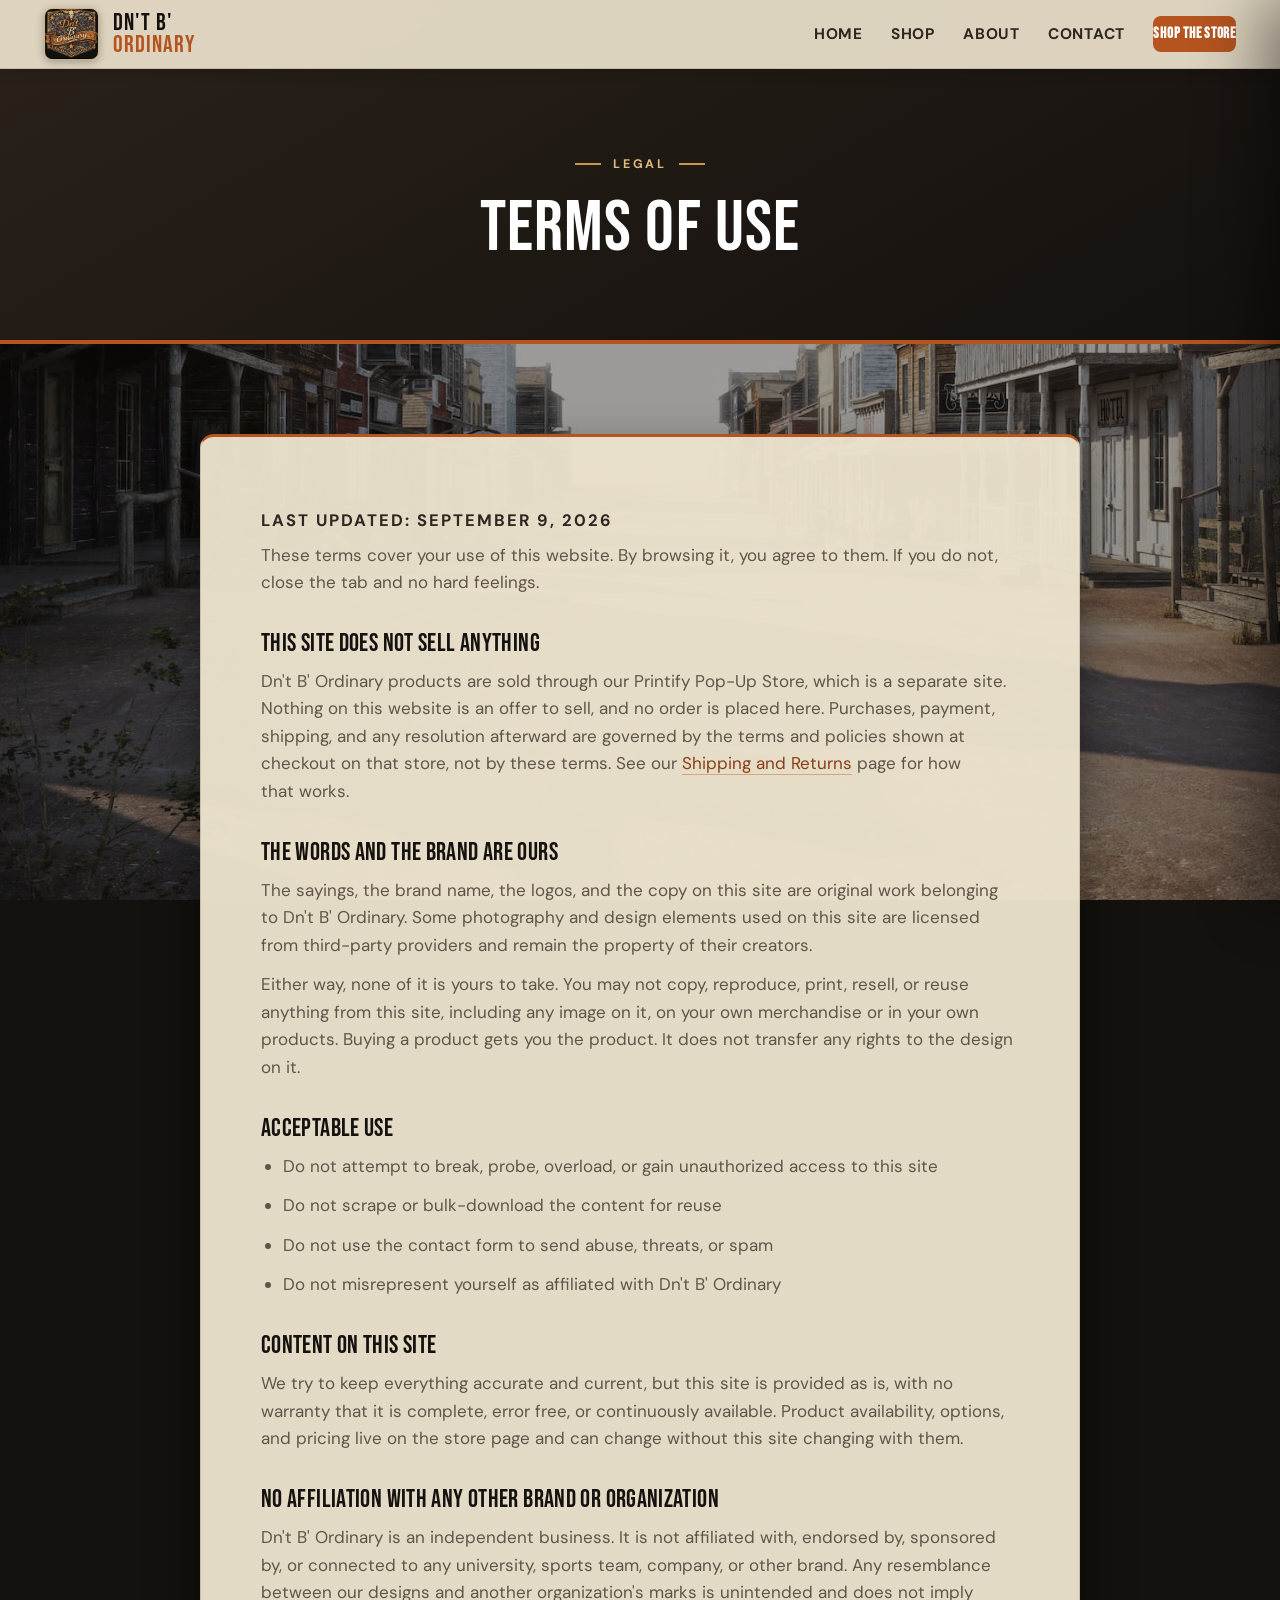
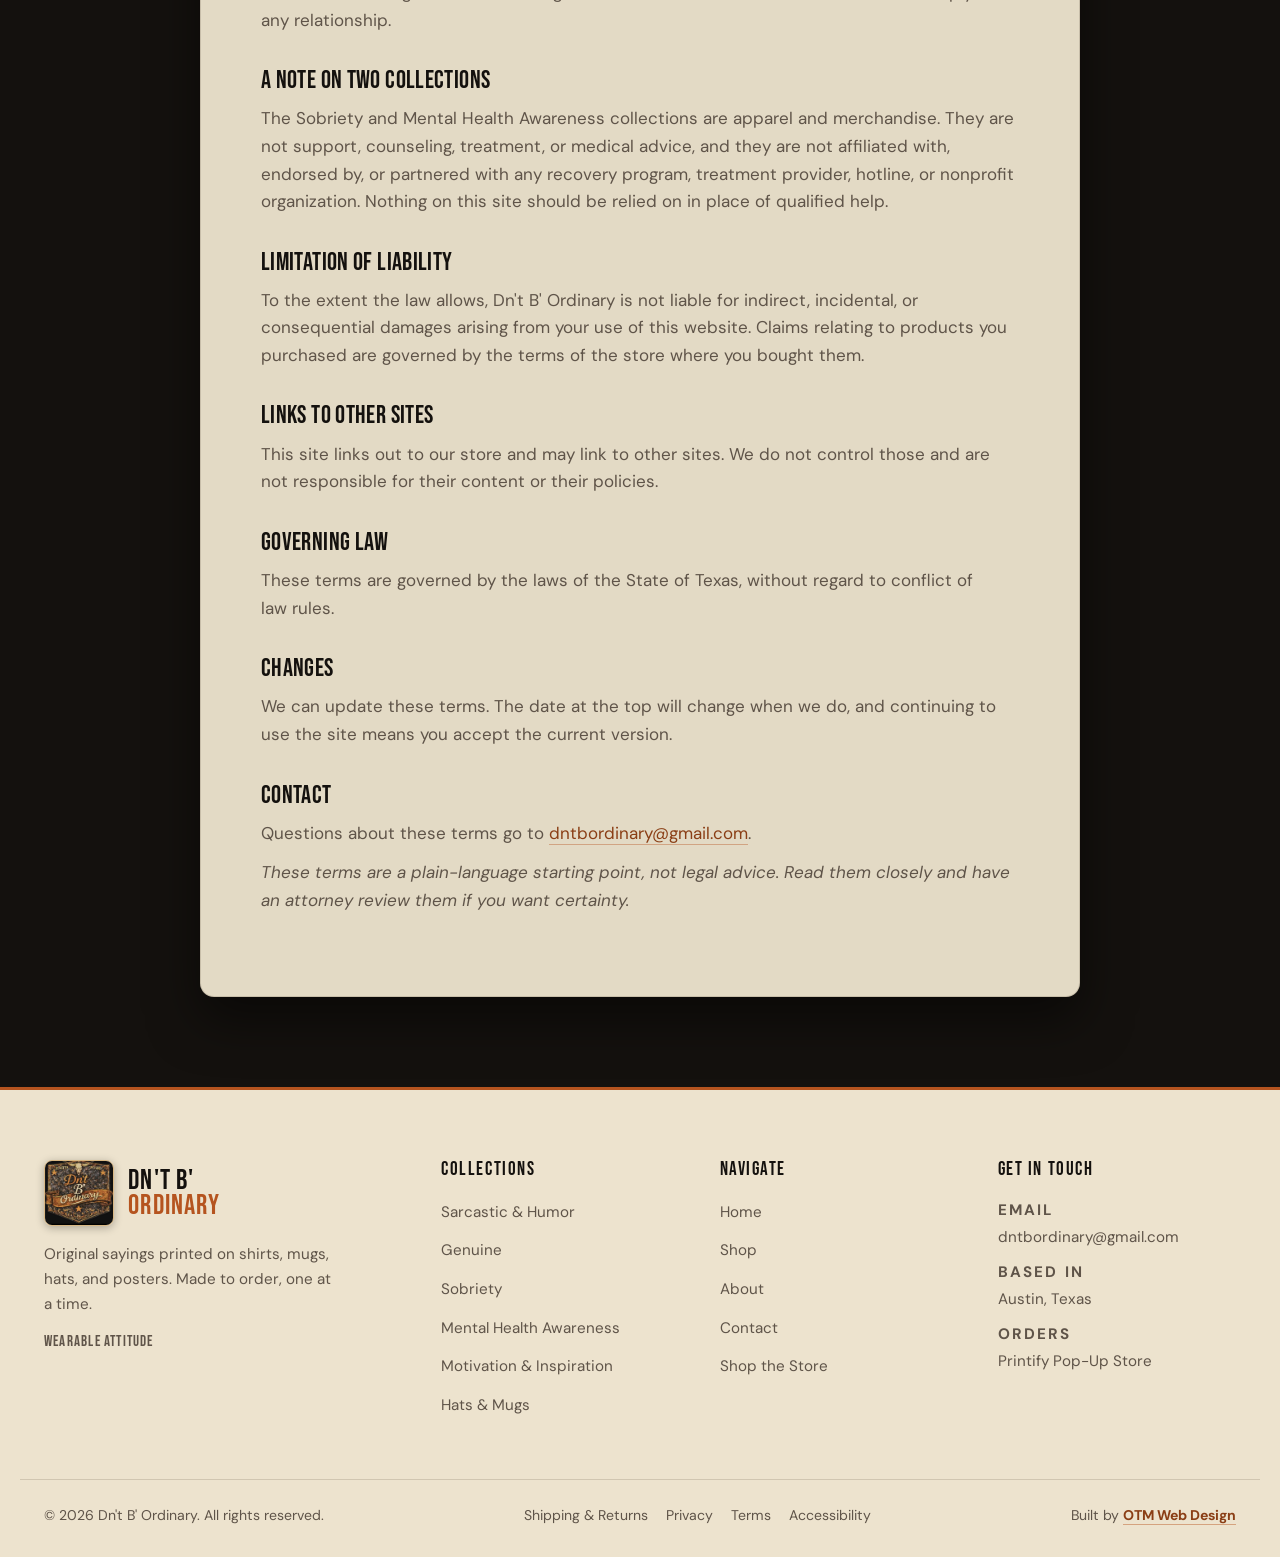
<file: terms.html>
<!DOCTYPE html>
<html lang="en">
<head>
<meta charset="UTF-8">
<meta name="viewport" content="width=device-width, initial-scale=1.0">
<meta name="robots" content="noindex">

<title>Terms of Use | Dn't B' Ordinary</title>
<meta name="description" content="The terms that govern use of the Dn't B' Ordinary website, its content, and its designs.">

<link rel="icon" type="image/png" href="assets/favicon.png">
<link rel="apple-touch-icon" href="assets/favicon.png">

<link rel="preconnect" href="https://fonts.googleapis.com">
<link rel="preconnect" href="https://fonts.gstatic.com" crossorigin>
<link href="https://fonts.googleapis.com/css2?family=Bebas+Neue&family=DM+Sans:ital,opsz,wght@0,9..40,300;0,9..40,400;0,9..40,500;0,9..40,700;1,9..40,400&display=swap" rel="stylesheet">
<link rel="stylesheet" href="styles.css">
<noscript><style>.reveal{opacity:1;transform:none}</style></noscript>
</head>

<body data-page="terms">
<nav class="nav">
  <div class="nav-inner">
    <a class="brand" href="index.html" aria-label="Dn't B' Ordinary home">
      <img src="assets/logo.png" alt="" width="663" height="621">
      <span class="brand-word">Dn't B'<span>Ordinary</span></span>
    </a>
    <div class="nav-links">
      <a href="index.html" data-nav="home">Home</a>
      <a href="shop.html" data-nav="shop">Shop</a>
      <a href="about.html" data-nav="about">About</a>
      <a href="contact.html" data-nav="contact">Contact</a>
      <a class="nav-cta" href="https://dnt-b-ordinary.printify.me" data-store-link>Shop the Store</a>
    </div>
    <button class="hamburger" type="button" aria-label="Open menu" aria-expanded="false" aria-controls="mobile-menu">
      <span></span><span></span><span></span>
    </button>
  </div>
</nav>

<div class="nav-backdrop"></div>
<div class="mobile-menu" id="mobile-menu">
  <a href="index.html" data-nav="home">Home</a>
  <a href="shop.html" data-nav="shop">Shop</a>
  <a href="about.html" data-nav="about">About</a>
  <a href="contact.html" data-nav="contact">Contact</a>
  <a class="btn btn-primary" href="https://dnt-b-ordinary.printify.me" data-store-link>Shop the Store</a>
</div>

<main>
  <header class="page-hero page-hero--short">
    <div class="inner">
      <span class="eyebrow eyebrow--center">Legal</span>
      <h1>Terms of Use</h1>
    </div>
  </header>

  <section>
    <div class="container container--prose prose">
      <p class="legal-updated">Last updated: September 9, 2026</p>

      <p>These terms cover your use of this website. By browsing it, you agree to them. If you do not, close the tab and no hard feelings.</p>

      <h2>This site does not sell anything</h2>
      <p>Dn't B' Ordinary products are sold through our Printify Pop-Up Store, which is a separate site. Nothing on this website is an offer to sell, and no order is placed here. Purchases, payment, shipping, and any resolution afterward are governed by the terms and policies shown at checkout on that store, not by these terms. See our <a href="shipping-returns.html">Shipping and Returns</a> page for how that works.</p>

      <h2>The words and the brand are ours</h2>
      <p>The sayings, the brand name, the logos, and the copy on this site are original work belonging to Dn't B' Ordinary. Some photography and design elements used on this site are licensed from third-party providers and remain the property of their creators.</p>
      <p>Either way, none of it is yours to take. You may not copy, reproduce, print, resell, or reuse anything from this site, including any image on it, on your own merchandise or in your own products. Buying a product gets you the product. It does not transfer any rights to the design on it.</p>

      <h2>Acceptable use</h2>
      <ul>
        <li>Do not attempt to break, probe, overload, or gain unauthorized access to this site</li>
        <li>Do not scrape or bulk-download the content for reuse</li>
        <li>Do not use the contact form to send abuse, threats, or spam</li>
        <li>Do not misrepresent yourself as affiliated with Dn't B' Ordinary</li>
      </ul>

      <h2>Content on this site</h2>
      <p>We try to keep everything accurate and current, but this site is provided as is, with no warranty that it is complete, error free, or continuously available. Product availability, options, and pricing live on the store page and can change without this site changing with them.</p>

      <h2>No affiliation with any other brand or organization</h2>
      <p>Dn't B' Ordinary is an independent business. It is not affiliated with, endorsed by, sponsored by, or connected to any university, sports team, company, or other brand. Any resemblance between our designs and another organization's marks is unintended and does not imply any relationship.</p>

      <h2>A note on two collections</h2>
      <p>The Sobriety and Mental Health Awareness collections are apparel and merchandise. They are not support, counseling, treatment, or medical advice, and they are not affiliated with, endorsed by, or partnered with any recovery program, treatment provider, hotline, or nonprofit organization. Nothing on this site should be relied on in place of qualified help.</p>

      <h2>Limitation of liability</h2>
      <p>To the extent the law allows, Dn't B' Ordinary is not liable for indirect, incidental, or consequential damages arising from your use of this website. Claims relating to products you purchased are governed by the terms of the store where you bought them.</p>

      <h2>Links to other sites</h2>
      <p>This site links out to our store and may link to other sites. We do not control those and are not responsible for their content or their policies.</p>

      <h2>Governing law</h2>
      <p>These terms are governed by the laws of the State of Texas, without regard to conflict of law rules.</p>

      <h2>Changes</h2>
      <p>We can update these terms. The date at the top will change when we do, and continuing to use the site means you accept the current version.</p>

      <h2>Contact</h2>
      <p>Questions about these terms go to <a href="mailto:dntbordinary@gmail.com">dntbordinary@gmail.com</a>.</p>

      <p><em>These terms are a plain-language starting point, not legal advice. Read them closely and have an attorney review them if you want certainty.</em></p>
    </div>
  </section>
</main>

<footer class="footer">
  <div class="footer-grid">
    <div class="footer-brand">
      <a class="brand brand--footer" href="index.html" aria-label="Dn't B' Ordinary home">
        <img src="assets/logo.png" alt="" width="663" height="621" loading="lazy" decoding="async">
        <span class="brand-word">Dn't B'<span>Ordinary</span></span>
      </a>
      <p>Original sayings printed on shirts, mugs, hats, and posters. Made to order, one at a time.</p>
      <p class="footer-tag">Wearable Attitude</p>
    </div>

    <div>
      <h4>Collections</h4>
      <ul>
        <li><a href="shop.html#humor">Sarcastic &amp; Humor</a></li>
        <li><a href="shop.html#genuine">Genuine</a></li>
        <li><a href="shop.html#sobriety">Sobriety</a></li>
        <li><a href="shop.html#mental-health">Mental Health Awareness</a></li>
        <li><a href="shop.html#motivation">Motivation &amp; Inspiration</a></li>
        <li><a href="shop.html#hats-mugs">Hats &amp; Mugs</a></li>
      </ul>
    </div>

    <div>
      <h4>Navigate</h4>
      <ul>
        <li><a href="index.html">Home</a></li>
        <li><a href="shop.html">Shop</a></li>
        <li><a href="about.html">About</a></li>
        <li><a href="contact.html">Contact</a></li>
        <li><a href="https://dnt-b-ordinary.printify.me" data-store-link>Shop the Store</a></li>
      </ul>
    </div>

    <div>
      <h4>Get in touch</h4>
      <ul class="footer-contact">
        <li>
          <span class="footer-label">Email</span>
          <a href="mailto:dntbordinary@gmail.com">dntbordinary@gmail.com</a>
        </li>
        <li>
          <span class="footer-label">Based in</span>
          <span>Austin, Texas</span>
        </li>
        <li>
          <span class="footer-label">Orders</span>
          <a href="https://dnt-b-ordinary.printify.me" data-store-link>Printify Pop-Up Store</a>
        </li>
      </ul>
    </div>
  </div>

  <div class="footer-bottom">
    <span>&copy; <span id="year">2026</span> Dn't B' Ordinary. All rights reserved.</span>
    <div class="footer-legal-links">
      <a href="shipping-returns.html">Shipping &amp; Returns</a>
      <a href="privacy.html">Privacy</a>
      <a href="terms.html">Terms</a>
      <a href="accessibility.html">Accessibility</a>
    </div>
    <span>Built by <a class="otm-credit" href="https://otm-designs.com" target="_blank" rel="noopener">OTM Web Design</a></span>
  </div>
</footer>

<script src="script.js"></script>
</body>
</html>
</file>
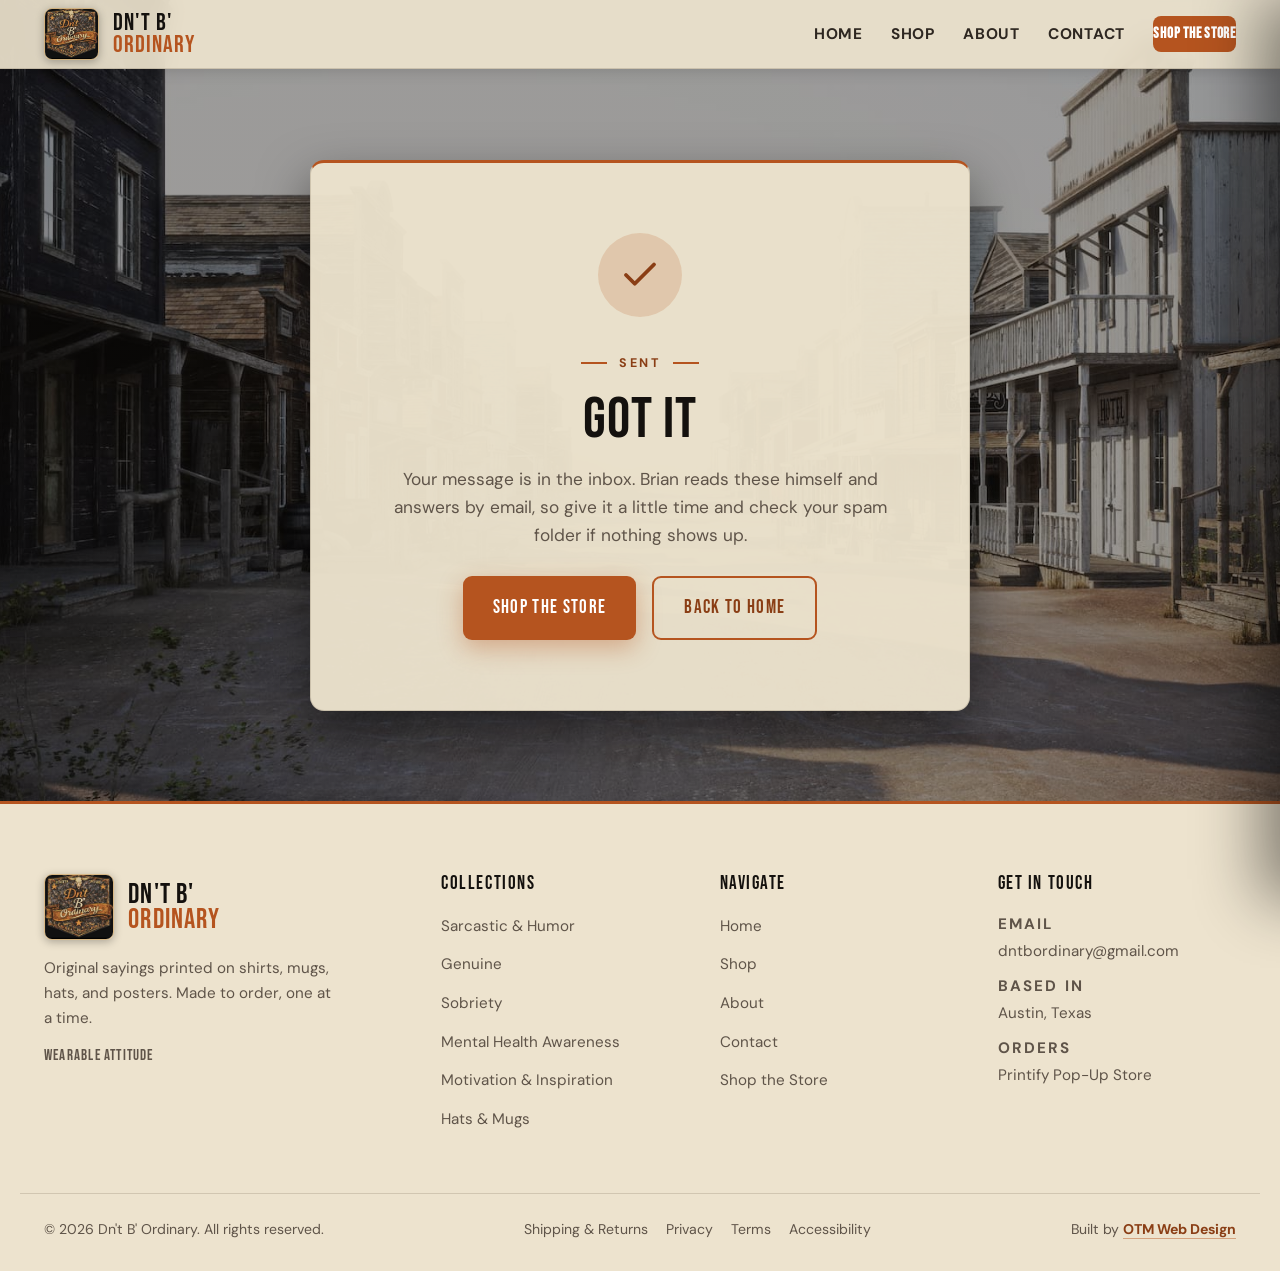
<file: thank-you.html>
<!DOCTYPE html>
<html lang="en">
<head>
<meta charset="UTF-8">
<meta name="viewport" content="width=device-width, initial-scale=1.0">
<meta name="robots" content="noindex">

<title>Message Sent | Dn't B' Ordinary</title>
<meta name="description" content="Your message reached Dn't B' Ordinary. Brian will get back to you by email.">

<link rel="icon" type="image/png" href="assets/favicon.png">
<link rel="apple-touch-icon" href="assets/favicon.png">

<link rel="preconnect" href="https://fonts.googleapis.com">
<link rel="preconnect" href="https://fonts.gstatic.com" crossorigin>
<link href="https://fonts.googleapis.com/css2?family=Bebas+Neue&family=DM+Sans:ital,opsz,wght@0,9..40,300;0,9..40,400;0,9..40,500;0,9..40,700;1,9..40,400&display=swap" rel="stylesheet">
<link rel="stylesheet" href="styles.css">
<noscript><style>.reveal{opacity:1;transform:none}</style></noscript>
</head>

<body data-page="thank-you">
<nav class="nav">
  <div class="nav-inner">
    <a class="brand" href="index.html" aria-label="Dn't B' Ordinary home">
      <img src="assets/logo.png" alt="" width="663" height="621">
      <span class="brand-word">Dn't B'<span>Ordinary</span></span>
    </a>
    <div class="nav-links">
      <a href="index.html" data-nav="home">Home</a>
      <a href="shop.html" data-nav="shop">Shop</a>
      <a href="about.html" data-nav="about">About</a>
      <a href="contact.html" data-nav="contact">Contact</a>
      <a class="nav-cta" href="https://dnt-b-ordinary.printify.me" data-store-link>Shop the Store</a>
    </div>
    <button class="hamburger" type="button" aria-label="Open menu" aria-expanded="false" aria-controls="mobile-menu">
      <span></span><span></span><span></span>
    </button>
  </div>
</nav>

<div class="nav-backdrop"></div>
<div class="mobile-menu" id="mobile-menu">
  <a href="index.html" data-nav="home">Home</a>
  <a href="shop.html" data-nav="shop">Shop</a>
  <a href="about.html" data-nav="about">About</a>
  <a href="contact.html" data-nav="contact">Contact</a>
  <a class="btn btn-primary" href="https://dnt-b-ordinary.printify.me" data-store-link>Shop the Store</a>
</div>

<main>
  <section class="short-page">
    <div class="container short-card">
      <div class="short-icon" aria-hidden="true">
        <svg viewBox="0 0 24 24" fill="none" stroke="currentColor" stroke-width="2.2" stroke-linecap="round" stroke-linejoin="round"><path d="M20 6 9 17l-5-5"></path></svg>
      </div>
      <span class="eyebrow eyebrow--center">Sent</span>
      <h1>Got it</h1>
      <p>Your message is in the inbox. Brian reads these himself and answers by email, so give it a little time and check your spam folder if nothing shows up.</p>
      <div class="cta-actions">
        <a class="btn btn-primary" href="https://dnt-b-ordinary.printify.me" data-store-link>Shop the Store</a>
        <a class="btn btn-outline" href="index.html">Back to Home</a>
      </div>
    </div>
  </section>
</main>

<footer class="footer">
  <div class="footer-grid">
    <div class="footer-brand">
      <a class="brand brand--footer" href="index.html" aria-label="Dn't B' Ordinary home">
        <img src="assets/logo.png" alt="" width="663" height="621" loading="lazy" decoding="async">
        <span class="brand-word">Dn't B'<span>Ordinary</span></span>
      </a>
      <p>Original sayings printed on shirts, mugs, hats, and posters. Made to order, one at a time.</p>
      <p class="footer-tag">Wearable Attitude</p>
    </div>

    <div>
      <h4>Collections</h4>
      <ul>
        <li><a href="shop.html#humor">Sarcastic &amp; Humor</a></li>
        <li><a href="shop.html#genuine">Genuine</a></li>
        <li><a href="shop.html#sobriety">Sobriety</a></li>
        <li><a href="shop.html#mental-health">Mental Health Awareness</a></li>
        <li><a href="shop.html#motivation">Motivation &amp; Inspiration</a></li>
        <li><a href="shop.html#hats-mugs">Hats &amp; Mugs</a></li>
      </ul>
    </div>

    <div>
      <h4>Navigate</h4>
      <ul>
        <li><a href="index.html">Home</a></li>
        <li><a href="shop.html">Shop</a></li>
        <li><a href="about.html">About</a></li>
        <li><a href="contact.html">Contact</a></li>
        <li><a href="https://dnt-b-ordinary.printify.me" data-store-link>Shop the Store</a></li>
      </ul>
    </div>

    <div>
      <h4>Get in touch</h4>
      <ul class="footer-contact">
        <li>
          <span class="footer-label">Email</span>
          <a href="mailto:dntbordinary@gmail.com">dntbordinary@gmail.com</a>
        </li>
        <li>
          <span class="footer-label">Based in</span>
          <span>Austin, Texas</span>
        </li>
        <li>
          <span class="footer-label">Orders</span>
          <a href="https://dnt-b-ordinary.printify.me" data-store-link>Printify Pop-Up Store</a>
        </li>
      </ul>
    </div>
  </div>

  <div class="footer-bottom">
    <span>&copy; <span id="year">2026</span> Dn't B' Ordinary. All rights reserved.</span>
    <div class="footer-legal-links">
      <a href="shipping-returns.html">Shipping &amp; Returns</a>
      <a href="privacy.html">Privacy</a>
      <a href="terms.html">Terms</a>
      <a href="accessibility.html">Accessibility</a>
    </div>
    <span>Built by <a class="otm-credit" href="https://otm-designs.com" target="_blank" rel="noopener">OTM Web Design</a></span>
  </div>
</footer>

<script src="script.js"></script>
</body>
</html>
</file>
<file: styles.css>
/* ============================================================
   DN'T B' ORDINARY - Wearable Attitude
   Original sayings printed on shirts, mugs, hats, and posters.
   Built by OTM Web Design
   Dark locked body background, aged-bone light frames floating
   over it, burnt rust brand pulled from the badge logo.
   ============================================================ */

/* ---------- RESET ---------- */
*, *::before, *::after { box-sizing: border-box; margin: 0; padding: 0; }
html { scroll-behavior: smooth; -webkit-text-size-adjust: 100%; overflow-x: hidden; }
img { max-width: 100%; display: block; }
a { text-decoration: none; color: inherit; }
ul { list-style: none; }
button { font-family: inherit; cursor: pointer; border: none; background: none; }
input, textarea, select { font-family: inherit; }

/* ---------- TOKENS ---------- */
:root {
  --rust: #b5541f;
  --rust-deep: #8a3e15;
  --rust-bright: #dc7c3e;
  --rust-rgb: 181, 84, 31;

  --gold: #c9964a;
  --gold-soft: #e0bb7f;

  --anchor: #14110e;
  --anchor-2: #241d17;

  --ink: #2e2721;
  --ink-soft: #5f5449;
  --heading: #14110e;

  --frame: rgba(237, 227, 206, 0.96);
  --frame-solid: #ede3ce;
  --frame-card: rgba(249, 244, 234, 0.97);
  --frame-deep: rgba(20, 17, 14, 0.93);
  --frame-deep-text: #f3ece0;
  --frame-deep-soft: #b3a591;

  --line: rgba(62, 46, 30, 0.16);
  --line-deep: rgba(237, 227, 206, 0.16);

  --bg-fallback: #14110e;
  --media-fallback: linear-gradient(150deg, #2a211a 0%, #14110e 100%);

  --shadow-soft: 0 6px 20px rgba(0, 0, 0, 0.38);
  --shadow-lift: 0 22px 50px rgba(0, 0, 0, 0.5);

  --container: 1240px;
  --radius: 14px;
  --radius-card: 11px;

  --font-display: 'Bebas Neue', 'Arial Narrow', Impact, sans-serif;
  --font-body: 'DM Sans', 'Segoe UI', system-ui, -apple-system, sans-serif;
}

/* ---------- BASE ---------- */
body {
  font-family: var(--font-body);
  font-size: 17px;
  line-height: 1.62;
  color: var(--ink);
  background: var(--bg-fallback);
  overflow-x: hidden;
  width: 100%;
}
body.nav-open { overflow: hidden; }

/* Locked body background. Fixed pseudo-element works on iOS where
   background-attachment: fixed fails. The darkening is composited into the
   same background stack rather than applied as a filter on a large fixed
   layer, which is expensive to repaint on mobile. No second overlay element. */
body::before {
  content: "";
  position: fixed;
  inset: 0;
  background-image: linear-gradient(rgba(20, 17, 14, 0.42), rgba(20, 17, 14, 0.42)), url('assets/body-bg.jpg');
  background-size: cover;
  background-position: center;
  background-color: var(--bg-fallback);
  z-index: -1;
}

h1, h2, h3, h4 {
  font-family: var(--font-display);
  font-weight: 400;
  line-height: 1.02;
  letter-spacing: 0.015em;
  text-transform: uppercase;
  text-wrap: balance;
  color: var(--heading);
}
p { text-wrap: pretty; }

h1 { font-size: clamp(2.8rem, 6vw, 4.5rem); }
h2 { font-size: clamp(2.2rem, 4.5vw, 3.4rem); }
h3 { font-size: clamp(1.4rem, 2.4vw, 1.9rem); }
h4 { font-size: 1.2rem; letter-spacing: 0.08em; }

.lede { font-size: 1.12rem; color: var(--ink-soft); }

/* ---------- SHARED LAYOUT ---------- */
.inner { width: 100%; max-width: var(--container); margin: 0 auto; padding: 0 24px; }
section { padding: 90px 0; position: relative; }
section[id] { scroll-margin-top: 90px; }

.container {
  position: relative;
  width: calc(100% - 48px);
  max-width: var(--container);
  margin: 0 auto;
  background: var(--frame);
  border: 1px solid var(--line);
  border-top: 3px solid var(--rust);
  border-radius: var(--radius);
  box-shadow: var(--shadow-lift);
  padding: 70px 60px;
}
.container--deep { background: var(--frame-deep); border-top-color: var(--gold); }
.container--deep h2, .container--deep h3, .container--deep h4 { color: var(--frame-deep-text); }
.container--deep p { color: var(--frame-deep-soft); }
.container--prose { max-width: 880px; }

/* ---------- EYEBROW ---------- */
.eyebrow {
  display: inline-flex; align-items: center; gap: 12px;
  font-size: 0.78rem; font-weight: 700; letter-spacing: 0.22em;
  text-transform: uppercase; color: var(--rust-deep); margin-bottom: 18px;
}
.eyebrow::before { content: ""; width: 26px; height: 2px; background: var(--rust); }
.eyebrow--center { justify-content: center; }
.eyebrow--center::after { content: ""; width: 26px; height: 2px; background: var(--rust); }
.hero .eyebrow, .page-hero .eyebrow, .cta .eyebrow, .container--deep .eyebrow { color: var(--gold-soft); }
.hero .eyebrow::before, .hero .eyebrow::after,
.page-hero .eyebrow::before, .page-hero .eyebrow::after,
.cta .eyebrow::before, .cta .eyebrow::after,
.container--deep .eyebrow::before, .container--deep .eyebrow::after { background: var(--gold); }

/* ---------- BUTTONS ---------- */
.btn {
  display: inline-flex; align-items: center; justify-content: center; gap: 10px;
  font-family: var(--font-display); font-size: 1.18rem; letter-spacing: 0.07em;
  text-transform: uppercase; padding: 15px 30px; border-radius: 9px;
  transition: transform 0.2s ease, background 0.2s ease, color 0.2s ease, box-shadow 0.2s ease;
}
.btn-primary { background: var(--rust); color: #fff; box-shadow: 0 8px 24px rgba(var(--rust-rgb), 0.38); }
.btn-primary:hover { background: var(--rust-deep); transform: translateY(-3px); box-shadow: 0 12px 30px rgba(var(--rust-rgb), 0.5); }
.btn-outline { border: 2px solid var(--rust); color: var(--rust-deep); }
.btn-outline:hover { background: var(--rust); color: #fff; transform: translateY(-3px); }
.btn-ghost { border: 2px solid rgba(255, 255, 255, 0.5); color: #fff; }
.btn-ghost:hover { background: #fff; color: var(--anchor); transform: translateY(-3px); }
.cta .btn-outline, .container--deep .btn-outline { color: #fff; border-color: rgba(255, 255, 255, 0.55); }
.cta .btn-outline:hover, .container--deep .btn-outline:hover { background: #fff; color: var(--anchor); }
.btn-block { width: 100%; }
.btn .ext { font-size: 0.85em; opacity: 0.85; }

/* ============================================================
   NAV
   ============================================================ */
/* Nav shares the section-card frame tone (light), not a dark anchor. */
.nav { position: fixed; top: 0; left: 0; right: 0; z-index: 100; background: rgba(237, 227, 206, 0.92); backdrop-filter: blur(10px); border-bottom: 1px solid var(--line); box-shadow: 0 2px 14px rgba(0, 0, 0, 0.14); }
.nav-inner { display: flex; align-items: center; justify-content: space-between; max-width: var(--container); margin: 0 auto; padding: 8px 24px; gap: 20px; }
/* The badge mark is dark and detailed, so it rides as a small framed chip next to a
   readable wordmark rather than trying to carry the nav on its own. */
.brand { display: flex; align-items: center; gap: 14px; }
.brand img { height: 52px; width: auto; border-radius: 8px; border: 1px solid rgba(201, 150, 74, 0.55); box-shadow: 0 2px 8px rgba(0, 0, 0, 0.28); transition: transform 0.25s ease; }
.brand:hover img { transform: scale(1.04); }
.brand-word { font-family: var(--font-display); font-size: 1.5rem; line-height: 0.9; letter-spacing: 0.04em; text-transform: uppercase; color: var(--heading); }
.brand-word span { display: block; color: var(--rust); }
.nav-links { display: flex; align-items: center; gap: 28px; }
.nav-links a { font-size: 0.96rem; font-weight: 700; letter-spacing: 0.05em; text-transform: uppercase; color: var(--ink); padding: 6px 0; position: relative; transition: color 0.2s ease; }
.nav-links a::after { content: ""; position: absolute; left: 0; bottom: 0; width: 0; height: 2px; background: var(--rust); transition: width 0.25s ease; }
.nav-links a:hover, .nav-links a.is-active { color: var(--rust-deep); }
.nav-links a:hover::after, .nav-links a.is-active::after { width: 100%; }
.nav-cta { font-family: var(--font-display); font-size: 1.1rem; letter-spacing: 0.07em; background: var(--rust); color: #fff !important; padding: 10px 22px; border-radius: 8px; transition: background 0.2s ease, transform 0.2s ease; }
.nav-cta::after { display: none; }
.nav-cta:hover { background: var(--rust-deep); transform: translateY(-2px); }

/* ---------- HAMBURGER ---------- */
.hamburger { display: none; position: relative; width: 48px; height: 48px; margin-left: auto; z-index: 220; }
.hamburger span { position: absolute; left: 11px; width: 26px; height: 2.5px; background: var(--rust-deep); border-radius: 2px; transition: transform 0.3s cubic-bezier(0.5, 0, 0.2, 1), opacity 0.3s cubic-bezier(0.5, 0, 0.2, 1); }
.hamburger span:nth-child(1) { top: 16px; }
.hamburger span:nth-child(2) { top: 22.75px; }
.hamburger span:nth-child(3) { top: 29.5px; }
.hamburger.is-open span:nth-child(1) { transform: translateY(6.75px) rotate(45deg); }
.hamburger.is-open span:nth-child(2) { opacity: 0; }
.hamburger.is-open span:nth-child(3) { transform: translateY(-6.75px) rotate(-45deg); }

/* ---------- MOBILE MENU ---------- */
.nav-backdrop { position: fixed; inset: 0; background: rgba(0, 0, 0, 0.6); opacity: 0; pointer-events: none; transition: opacity 0.35s ease; z-index: 200; }
.nav-backdrop.is-open { opacity: 1; pointer-events: auto; }
.mobile-menu { position: fixed; top: 0; right: 0; bottom: 0; width: min(80vw, 360px); background: var(--frame-solid); border-left: 3px solid var(--rust); box-shadow: -20px 0 60px rgba(0, 0, 0, 0.45); padding: 96px 32px 50px; transform: translateX(100%); transition: transform 0.4s cubic-bezier(0.5, 0, 0.2, 1); z-index: 210; display: flex; flex-direction: column; overflow-y: auto; }
.mobile-menu.is-open { transform: translateX(0); }
.mobile-menu a { font-family: var(--font-display); font-size: 1.5rem; letter-spacing: 0.08em; text-transform: uppercase; color: var(--heading); padding: 17px 0; border-bottom: 1px solid var(--line); transition: color 0.3s ease, padding-left 0.3s ease; }
.mobile-menu a:hover, .mobile-menu a.is-active { color: var(--rust-deep); padding-left: 10px; }
.mobile-menu .btn { margin-top: 26px; width: 100%; border-bottom: none; color: #fff; }
.mobile-menu .btn:hover { padding-left: 30px; }

/* ============================================================
   HERO
   ============================================================ */
.hero { position: relative; min-height: 88vh; display: flex; align-items: center; padding: 150px 0 96px; background-color: var(--anchor); background-image: url('assets/hero-home.jpg'); background-size: cover; background-position: center; overflow: hidden; }
.hero::before { content: ""; position: absolute; inset: 0; background: linear-gradient(100deg, rgba(20, 17, 14, 0.68) 0%, rgba(20, 17, 14, 0.54) 45%, rgba(20, 17, 14, 0.26) 100%); }
.hero .inner { position: relative; }
/* Single-column hero, matches the OTM standard. Copy is capped at 760px so the
   image behind it shows through on the right half, which is where a wide hero
   background belongs. If a future variant of this build wants a hero graphic
   again, do it as a decorative element inside a section below the fold, not
   welded to the hero, so the image handling stays predictable across builds. */
.hero-content { max-width: 760px; }
.hero h1 { color: #fff; margin-bottom: 22px; }
.hero h1 span { color: var(--rust-bright); }
.hero p { color: #e2d8c8; font-size: 1.18rem; max-width: 620px; margin-bottom: 34px; }
.hero-actions { display: flex; flex-wrap: wrap; gap: 16px; }
.hero-trust { display: flex; flex-wrap: wrap; gap: 14px 28px; margin-top: 36px; }

/* Standalone badge display used inside the About page's #the-mark section.
   Different context from the retired hero-badge concept: the badge sits inside
   an .intro-grid on a dark contained card, not on the hero image, so it lives
   under its own class. */
.badge-display { display: flex; justify-content: center; }
.badge-display img { width: 100%; max-width: 400px; height: auto; border-radius: 16px; border: 3px solid var(--gold); box-shadow: 0 18px 40px rgba(0, 0, 0, 0.55); }
.hero-trust span { display: inline-flex; align-items: center; gap: 9px; font-size: 0.88rem; font-weight: 700; letter-spacing: 0.06em; text-transform: uppercase; color: #d8c9b2; }
.hero-trust span::before { content: ""; width: 8px; height: 8px; border-radius: 50%; background: var(--gold); box-shadow: 0 0 10px rgba(201, 150, 74, 0.9); }

/* ---------- PAGE HERO ---------- */
.page-hero { position: relative; display: flex; align-items: center; text-align: center; min-height: 46vh; padding: 156px 0 78px; background-color: var(--anchor); background-size: cover; background-position: center; border-bottom: 4px solid var(--rust); overflow: hidden; }
.page-hero::before { content: ""; position: absolute; inset: 0; background: linear-gradient(100deg, rgba(20, 17, 14, 0.66) 0%, rgba(20, 17, 14, 0.45) 55%, rgba(20, 17, 14, 0.24) 100%); }
.page-hero .inner { position: relative; max-width: 840px; }
.page-hero .eyebrow { justify-content: center; }
.page-hero h1 { color: #fff; margin-bottom: 18px; }
.page-hero p { color: #e2d8c8; font-size: 1.12rem; max-width: 640px; margin: 0 auto; }
.page-hero--shop { background-image: url('assets/hero-shop.jpg'); }
.page-hero--about { background-image: url('assets/hero-about.jpg'); }
.page-hero--contact { background-image: url('assets/hero-contact.jpg'); }
.page-hero--short { min-height: 30vh; padding: 146px 0 56px; background-image: linear-gradient(150deg, #2a211a 0%, #14110e 100%); border-bottom: 4px solid var(--rust); }
.page-hero--short::before { background: none; }

/* ============================================================
   MARQUEE (the only full-bleed band)
   ============================================================ */
.marquee { background: var(--anchor); border-top: 2px solid var(--rust); border-bottom: 2px solid var(--rust); overflow: hidden; }
.marquee-track { display: flex; width: max-content; animation: marquee 40s linear infinite; }
.marquee:hover .marquee-track { animation-play-state: paused; }
.marquee-item { display: inline-flex; align-items: center; padding: 16px 0; font-family: var(--font-display); font-size: 1.3rem; letter-spacing: 0.09em; color: var(--frame-deep-text); white-space: nowrap; }
.marquee-item::after { content: ""; display: inline-block; width: 7px; height: 7px; border-radius: 50%; background: var(--rust-bright); margin: 0 28px; }
@keyframes marquee { from { transform: translateX(0); } to { transform: translateX(-50%); } }

/* ============================================================
   SECTION HEADS + INTRO
   ============================================================ */
.section-head { max-width: 760px; margin-bottom: 46px; }
.section-head.center { margin-left: auto; margin-right: auto; text-align: center; }
.section-head p { margin-top: 14px; color: var(--ink-soft); }
.container--deep .section-head p { color: var(--frame-deep-soft); }

.intro-grid { display: grid; grid-template-columns: 1fr 1fr; gap: 54px; align-items: center; }
.intro-grid.reverse .intro-media { order: 2; }
.intro-media { position: relative; min-height: 420px; border-radius: var(--radius-card); background: var(--media-fallback); box-shadow: var(--shadow-soft); overflow: hidden; border: 1px solid var(--line); }
.intro-media img { width: 100%; height: 100%; min-height: 420px; object-fit: cover; }
.intro-badge { position: absolute; bottom: 22px; left: 22px; background: var(--frame-deep); color: #fff; padding: 16px 22px; border-radius: 10px; border-left: 3px solid var(--gold); box-shadow: var(--shadow-lift); z-index: 2; }
/* Portrait variant: the supplied headshot is a 5:6 portrait, so it is framed as an
   upright card at its native ratio. No cropping, no circular mask. */
.intro-media--portrait { min-height: 0; background: none; border: none; box-shadow: none; overflow: visible; display: flex; align-items: center; justify-content: center; }
.intro-media--portrait img { width: 100%; max-width: 440px; height: auto; min-height: 0; aspect-ratio: 5 / 6; object-fit: cover; border-radius: var(--radius-card); border: 4px solid var(--rust); box-shadow: var(--shadow-lift); }
.intro-badge strong { display: block; font-family: var(--font-display); font-size: 1.9rem; color: var(--gold-soft); line-height: 1; }
.intro-badge span { font-size: 0.78rem; letter-spacing: 0.12em; text-transform: uppercase; color: var(--frame-deep-soft); }
.intro-copy h2 { margin-bottom: 18px; }
.intro-copy p { color: var(--ink-soft); }
.intro-copy p + p { margin-top: 16px; }
.intro-copy .btn { margin-top: 28px; }

/* ---------- CHECK LIST ---------- */
.check-list { display: grid; gap: 11px; margin-top: 24px; }
.check-list li { display: flex; gap: 12px; align-items: baseline; color: var(--ink); font-weight: 700; font-size: 0.96rem; }
.check-list li::before { content: "\2713"; color: var(--rust); font-weight: 700; }
.container--deep .check-list li { color: var(--frame-deep-text); }
.container--deep .check-list li::before { color: var(--gold); }

/* ============================================================
   COLLECTION CARDS (services-grid pattern, 5 items: 3 + 2 centered)
   ============================================================ */
.cat-grid { display: grid; grid-template-columns: repeat(6, 1fr); gap: 26px; }
.cat-grid > * { grid-column: span 2; }

.cat-card { background: var(--frame-card); border: 1px solid var(--line); border-radius: var(--radius-card); overflow: hidden; box-shadow: var(--shadow-soft); display: flex; flex-direction: column; transition: transform 0.25s ease, box-shadow 0.25s ease, border-color 0.25s ease; }
.cat-card:hover { transform: translateY(-4px); box-shadow: var(--shadow-lift); border-color: var(--rust); }
.cat-card img { width: 100%; height: auto; aspect-ratio: 1 / 1; object-fit: contain; border-bottom: 3px solid var(--rust); background: #f2ead6; padding: 8px; }
.cat-card .card-body { padding: 28px 28px 32px; display: flex; flex-direction: column; flex: 1 1 auto; }
.cat-card h3 { margin-bottom: 10px; }
.cat-card p { color: var(--ink-soft); font-size: 0.98rem; }
.cat-note { display: inline-block; margin-top: 12px; font-size: 0.82rem; font-weight: 700; letter-spacing: 0.06em; text-transform: uppercase; color: var(--ink-soft); opacity: 0.82; }
.cat-card .card-link { display: inline-block; margin-top: auto; padding-top: 16px; font-family: var(--font-display); font-size: 1.08rem; letter-spacing: 0.06em; color: var(--rust-deep); }
.cat-card .card-link:hover { color: var(--rust); }
.cat-card .btn { margin-top: auto; }
.cat-card .card-body > .btn { margin-top: auto; }

/* ============================================================
   GALLERY CAROUSEL (featured-center, auto-advancing, accent framed)
   ============================================================ */
.gallery-carousel { position: relative; }
.gallery-stage { position: relative; height: 620px; overflow: hidden; }
.gallery-slide {
  position: absolute; top: 0; left: 50%;
  width: 60%; height: 100%;
  transform: translateX(-50%) scale(0.7);
  opacity: 0;
  transition: transform 0.55s ease, opacity 0.55s ease;
  pointer-events: none;
  border-radius: var(--radius-card);
  overflow: hidden;
  border: 3px solid var(--rust);
  box-sizing: border-box;
  box-shadow: var(--shadow-soft);
  background: var(--media-fallback);
}
.gallery-slide img { width: 100%; height: 100%; object-fit: contain; background: #f2ead6; padding: 10px; }
.gallery-slide.is-active { transform: translateX(-50%) scale(1); opacity: 1; z-index: 3; pointer-events: auto; }
.gallery-slide.is-prev { transform: translateX(-108%) scale(0.78); opacity: 0.42; z-index: 2; }
.gallery-slide.is-next { transform: translateX(8%) scale(0.78); opacity: 0.42; z-index: 2; }
.carousel-controls { display: flex; align-items: center; justify-content: center; gap: 22px; margin-top: 32px; }
.carousel-btn { background: transparent; border: 2px solid var(--rust); color: var(--rust-deep); width: 46px; height: 46px; border-radius: 50%; font-size: 1.2rem; display: flex; align-items: center; justify-content: center; transition: background 0.2s ease, color 0.2s ease, transform 0.2s ease; }
.carousel-btn:hover { background: var(--rust); color: #fff; transform: translateY(-2px); }
.carousel-dots { display: flex; gap: 10px; flex-wrap: wrap; justify-content: center; max-width: 240px; }
.carousel-dot { width: 10px; height: 10px; border-radius: 50%; border: none; background: rgba(var(--rust-rgb), 0.3); transition: background 0.2s ease, transform 0.2s ease; }
.carousel-dot.is-active { background: var(--rust); transform: scale(1.3); }

/* ---------- GALLERY GRID (shop page) ---------- */
.gallery-grid { display: grid; grid-template-columns: repeat(4, 1fr); gap: 22px; }
.gallery-grid figure { border: 3px solid var(--rust); border-radius: var(--radius-card); overflow: hidden; box-sizing: border-box; box-shadow: var(--shadow-soft); background: var(--media-fallback); }
.gallery-grid img { width: 100%; height: auto; aspect-ratio: 16 / 9; object-fit: cover; }

/* ============================================================
   VALUE BAND (the stats band: factual attributes, no invented numbers)
   ============================================================ */
.value-grid { display: grid; grid-template-columns: repeat(4, 1fr); gap: 30px; text-align: center; }
.value-item strong { display: block; font-family: var(--font-display); font-size: clamp(1.7rem, 2.6vw, 2.25rem); color: var(--gold-soft); line-height: 1.05; letter-spacing: 0.03em; }
.value-item span { display: block; margin-top: 10px; font-size: 0.88rem; letter-spacing: 0.06em; text-transform: uppercase; color: var(--frame-deep-soft); }

/* ============================================================
   FOUNDER NOTE (replaces the reviews carousel: no reviews exist)
   ============================================================ */
.founder { display: grid; grid-template-columns: auto 1fr; gap: 34px; align-items: start; background: var(--frame-card); border: 1px solid var(--line); border-left: 4px solid var(--rust); border-radius: var(--radius-card); padding: 42px 46px; box-shadow: var(--shadow-soft); }
.founder-mark { width: 118px; height: auto; border-radius: 12px; border: 3px solid var(--rust); box-shadow: var(--shadow-soft); }
.founder-body h3 { margin-bottom: 14px; }
.founder-body p { color: var(--ink-soft); }
.founder-body p + p { margin-top: 14px; }
.founder-sign { margin-top: 20px !important; font-family: var(--font-display); font-size: 1.35rem; letter-spacing: 0.07em; color: var(--rust-deep); }

/* ---------- VALUE / STORY CARDS ---------- */
.values-grid { display: grid; grid-template-columns: repeat(3, 1fr); gap: 24px; }
.value-card { background: var(--frame-card); border: 1px solid var(--line); border-radius: var(--radius-card); padding: 32px 28px; box-shadow: var(--shadow-soft); transition: transform 0.25s ease, box-shadow 0.25s ease, border-color 0.25s ease; }
.value-card:hover { transform: translateY(-4px); box-shadow: var(--shadow-lift); border-color: var(--rust); }
.value-card h3 { margin-bottom: 10px; }
.value-card p { color: var(--ink-soft); font-size: 0.98rem; }

/* ---------- PROCESS STEPS ---------- */
.process-grid { display: grid; grid-template-columns: repeat(4, 1fr); gap: 24px; }
.step { background: var(--frame-card); border: 1px solid var(--line); border-radius: var(--radius-card); padding: 32px 28px; box-shadow: var(--shadow-soft); transition: transform 0.25s ease, box-shadow 0.25s ease, border-color 0.25s ease; }
.step:hover { transform: translateY(-4px); box-shadow: var(--shadow-lift); border-color: var(--rust); }
.step-num { font-family: var(--font-display); font-size: 2.5rem; color: var(--rust); line-height: 1; display: block; margin-bottom: 10px; }
.step h3 { font-size: 1.28rem; margin-bottom: 10px; }
.step p { color: var(--ink-soft); font-size: 0.96rem; }

/* ============================================================
   FAQ
   ============================================================ */
.faq-list { display: grid; gap: 14px; max-width: 900px; margin: 0 auto; }
.faq-item { background: var(--frame-card); border: 1px solid var(--line); border-radius: var(--radius-card); overflow: hidden; box-shadow: var(--shadow-soft); }
.faq-q { width: 100%; display: flex; align-items: center; justify-content: space-between; gap: 20px; text-align: left; padding: 22px 26px; font-family: var(--font-display); font-size: 1.15rem; letter-spacing: 0.04em; text-transform: uppercase; color: var(--heading); transition: color 0.2s ease; }
.faq-q:hover { color: var(--rust-deep); }
.faq-q .faq-icon { flex-shrink: 0; width: 26px; height: 26px; border-radius: 50%; background: rgba(var(--rust-rgb), 0.14); color: var(--rust-deep); display: flex; align-items: center; justify-content: center; font-size: 1.1rem; line-height: 1; transition: transform 0.3s ease, background 0.2s ease, color 0.2s ease; }
.faq-q[aria-expanded="true"] .faq-icon { transform: rotate(45deg); background: var(--rust); color: #fff; }
.faq-answer { max-height: 0; overflow: hidden; visibility: hidden; transition: max-height 0.4s ease, visibility 0s linear 0.4s; }
.faq-answer.open { max-height: 1200px; visibility: visible; transition: max-height 0.4s ease, visibility 0s linear 0s; }
.faq-answer p { padding: 0 26px 24px; color: var(--ink-soft); }
.faq-answer p + p { padding-top: 0; margin-top: -8px; }

/* ============================================================
   CTA STRIP (contained card, not full-bleed)
   ============================================================ */
.cta-card { position: relative; overflow: hidden; text-align: center; color: #fff; background-color: var(--anchor); background-image: url('assets/cta-bg.jpg'); background-size: cover; background-position: center; border-top: 3px solid var(--gold); }
.cta-card::before { content: ""; position: absolute; inset: 0; background: rgba(20, 17, 14, 0.62); }
.cta-card > * { position: relative; }
.cta-card h2 { color: #fff; font-size: clamp(1.9rem, 3.2vw, 2.7rem); margin-bottom: 16px; }
.cta-card p { color: #e2d8c8; max-width: 640px; margin: 0 auto 28px; }
.cta-actions { display: flex; flex-wrap: wrap; gap: 16px; justify-content: center; }

/* ============================================================
   FOOTER
   ============================================================ */
/* Footer shares the section-card frame tone (light), not a dark anchor. */
.footer { background: var(--frame-solid); border-top: 3px solid var(--rust); color: var(--ink-soft); padding: 70px 0 30px; }
.footer-grid { display: grid; grid-template-columns: 1.5fr 1fr 1fr 1fr; gap: 40px; max-width: var(--container); margin: 0 auto; padding: 0 24px; }
.footer-brand .brand { margin-bottom: 16px; }
.footer-brand .brand img { height: 66px; }
.footer-brand .brand-word { font-size: 1.75rem; }
.footer-brand p { margin-top: 6px; font-size: 0.95rem; max-width: 310px; color: var(--ink-soft); }
.footer-tag { font-family: var(--font-display); color: var(--rust-deep); letter-spacing: 0.08em; font-size: 1.15rem; margin-top: 14px !important; }
.footer h4 { font-family: var(--font-display); font-size: 1.2rem; letter-spacing: 0.08em; color: var(--heading); margin-bottom: 18px; }
.footer ul li { margin-bottom: 11px; }
.footer ul a, .footer-contact a, .footer-contact span { color: var(--ink-soft); font-size: 0.95rem; transition: color 0.2s ease; }
.footer ul a:hover, .footer-contact a:hover { color: var(--rust-deep); }
.footer-contact li { display: flex; flex-direction: column; gap: 2px; }
.footer-label { font-size: 0.72rem; font-weight: 700; letter-spacing: 0.14em; text-transform: uppercase; color: var(--rust-deep); }
.footer-bottom { max-width: var(--container); margin: 50px auto 0; padding: 24px 24px 0; border-top: 1px solid var(--line); display: flex; flex-wrap: wrap; justify-content: space-between; align-items: center; gap: 14px; font-size: 0.88rem; color: var(--ink-soft); }
.footer-legal-links { display: flex; gap: 18px; flex-wrap: wrap; }
.footer-legal-links a:hover { color: var(--rust-deep); }
.otm-credit { color: var(--rust-deep) !important; font-weight: 700; border-bottom: 1px solid rgba(var(--rust-rgb), 0.45); }
.otm-credit:hover { color: var(--heading) !important; border-color: var(--heading); }

/* ============================================================
   FORMS / CONTACT
   ============================================================ */
.contact-grid { display: grid; grid-template-columns: 1fr 1.25fr; gap: 44px; align-items: start; }
.contact-info { background: var(--frame-deep); border-radius: var(--radius-card); border-top: 3px solid var(--gold); padding: 38px 34px; box-shadow: var(--shadow-soft); }
.contact-info h2 { color: var(--frame-deep-text); margin-bottom: 16px; font-size: clamp(1.7rem, 3vw, 2.2rem); }
.contact-info > p { color: var(--frame-deep-soft); margin-bottom: 26px; }
.contact-list { display: grid; gap: 16px; }
.contact-list li { display: flex; flex-direction: column; gap: 4px; padding-bottom: 15px; border-bottom: 1px solid var(--line-deep); }
.contact-list li:last-child { border-bottom: none; padding-bottom: 0; }
.contact-label { font-size: 0.72rem; font-weight: 700; letter-spacing: 0.14em; text-transform: uppercase; color: var(--gold-soft); }
.contact-list a, .contact-value { color: var(--frame-deep-text); font-weight: 700; word-break: break-word; }
.contact-list a:hover { color: var(--gold-soft); }
.contact-info .btn { margin-top: 28px; }

.form-card { background: var(--frame-card); border: 1px solid var(--line); border-radius: var(--radius-card); padding: 38px; box-shadow: var(--shadow-soft); }
.field { margin-bottom: 20px; }
.field label { display: block; font-weight: 700; letter-spacing: 0.05em; text-transform: uppercase; font-size: 0.8rem; margin-bottom: 8px; color: var(--ink); }
.field input, .field textarea, .field select { width: 100%; padding: 13px 15px; border: 1px solid var(--line); border-radius: 8px; background: #fffdf8; color: var(--ink); font-size: 1rem; transition: border-color 0.2s ease, box-shadow 0.2s ease; }
.field input::placeholder, .field textarea::placeholder { color: #a89c8c; }
.field input:focus, .field textarea:focus, .field select:focus { outline: none; border-color: var(--rust); box-shadow: 0 0 0 3px rgba(var(--rust-rgb), 0.22); }
.field textarea { min-height: 140px; resize: vertical; }
.field-row { display: grid; grid-template-columns: 1fr 1fr; gap: 18px; }
.field-error { display: none; color: #a5291b; font-size: 0.82rem; font-weight: 700; margin-top: 6px; }
.field.has-error input, .field.has-error textarea, .field.has-error select { border-color: #a5291b; box-shadow: 0 0 0 3px rgba(165, 41, 27, 0.16); }
.field.has-error .field-error { display: block; }
.form-banner { display: none; margin-bottom: 20px; padding: 14px 18px; border-radius: 8px; background: rgba(165, 41, 27, 0.1); border: 1px solid rgba(165, 41, 27, 0.4); color: #7d241c; font-weight: 700; font-size: 0.94rem; }
.form-banner.show { display: block; }
.form-fineprint { margin-top: 14px; font-size: 0.85rem; color: var(--ink-soft); text-align: center; }

/* ---------- THANK YOU / 404 ---------- */
body[data-page="thank-you"], body[data-page="404"] { display: flex; flex-direction: column; min-height: 100dvh; }
body[data-page="thank-you"] main, body[data-page="404"] main { flex: 1 1 auto; display: flex; flex-direction: column; }
body[data-page="thank-you"] .short-page, body[data-page="404"] .short-page { flex: 1 1 auto; display: flex; align-items: center; padding: 160px 0 90px; }
.short-card { max-width: 660px; margin: 0 auto; text-align: center; }
.short-card .eyebrow { justify-content: center; }
.short-icon { width: 84px; height: 84px; margin: 0 auto 28px; border-radius: 50%; background: rgba(var(--rust-rgb), 0.18); display: flex; align-items: center; justify-content: center; color: var(--rust-deep); }
.short-icon svg { width: 42px; height: 42px; }
.short-card h1 { margin-bottom: 16px; font-size: clamp(2.4rem, 5vw, 3.6rem); }
.short-card p { max-width: 520px; margin: 0 auto 26px; color: var(--ink-soft); font-size: 1.08rem; }
.short-card .cta-actions { justify-content: center; }

/* ---------- PROSE (legal) ---------- */
.prose > p:first-of-type { font-size: 1.04rem; color: var(--ink); margin-bottom: 8px; }
.legal-updated { color: var(--ink-soft); font-size: 0.88rem; font-weight: 700; text-transform: uppercase; letter-spacing: 0.12em; margin-bottom: 30px; }
.prose h2 { font-size: 1.55rem; margin: 34px 0 12px; }
.prose h3 { font-size: 1.2rem; margin: 22px 0 10px; }
.prose p, .prose li { color: var(--ink-soft); margin-bottom: 12px; }
.prose ul { padding-left: 22px; list-style: disc; margin-bottom: 12px; }
.prose a { color: var(--rust-deep); border-bottom: 1px solid rgba(var(--rust-rgb), 0.4); }
.prose a:hover { color: var(--ink); }
.notice { background: rgba(var(--rust-rgb), 0.09); border: 1px solid rgba(var(--rust-rgb), 0.3); border-left: 4px solid var(--rust); border-radius: 8px; padding: 20px 24px; margin: 24px 0; }
.notice p:last-child { margin-bottom: 0; }

/* ---------- CONTENT PROSE (container--prose WITHOUT the legal .prose ruleset) ----------
   .container--prose only constrains width. All paragraph rhythm lives in .prose,
   which the legal pages carry and content sections do not. Without these rules a
   content section renders with margin:0 paragraphs from the reset. Scoped with
   :not(.prose) so the legal pages are completely unaffected, and kept off .prose h2
   so display headings keep their full size. */
.container--prose:not(.prose) > .section-head { margin-bottom: 26px; }
.container--prose:not(.prose) > p { color: var(--ink-soft); margin-bottom: 16px; }
.container--prose:not(.prose) > p.lede { font-size: 1.12rem; margin-bottom: 22px; }
.container--prose:not(.prose) > h3 { margin: 38px 0 14px; }
.container--prose:not(.prose) > ul { display: grid; gap: 10px; margin-bottom: 16px; }
.container--prose:not(.prose) > p:last-child { margin-bottom: 0; }
.container--prose:not(.prose) a { color: var(--rust-deep); border-bottom: 1px solid rgba(var(--rust-rgb), 0.4); transition: color 0.2s ease, border-color 0.2s ease; }
.container--prose:not(.prose) a:hover { color: var(--ink); border-color: var(--ink); }

/* ---------- SCROLL REVEAL ---------- */
.reveal { opacity: 0; transform: translateY(24px); transition: opacity 0.6s ease, transform 0.6s ease; }
.reveal.is-visible { opacity: 1; transform: none; }

/* ============================================================
   RESPONSIVE
   ============================================================ */
@media (max-width: 1100px) {
  .container { padding: 50px 36px; }
  .hero-content { max-width: none; }
  /* 6 collection tiles: 2 across, 3 rows */
  .cat-grid { grid-template-columns: repeat(2, 1fr); }
  .cat-grid > * { grid-column: auto; }
  .process-grid { grid-template-columns: repeat(2, 1fr); }
  .value-grid { grid-template-columns: repeat(2, 1fr); gap: 36px 30px; }
  .gallery-grid { grid-template-columns: repeat(2, 1fr); }
  .footer-grid { grid-template-columns: 1fr 1fr; gap: 36px; }
}
@media (max-width: 900px) {
  section { padding: 70px 0; }
  .nav-links { display: none; }
  .nav-cta { display: none; }
  .hamburger { display: block; }
  .hero { min-height: 78vh; }
  .intro-grid { grid-template-columns: 1fr; gap: 36px; }
  .intro-grid.reverse .intro-media { order: 0; }
  .intro-media, .intro-media img { min-height: 320px; }
  .intro-media--portrait, .intro-media--portrait img { min-height: 0; }
  .cat-grid { grid-template-columns: 1fr; }
  .cat-grid > * { grid-column: auto; }
  .values-grid { grid-template-columns: 1fr; }
  .contact-grid { grid-template-columns: 1fr; gap: 32px; }
  .gallery-stage { height: 460px; }
  .founder { grid-template-columns: 1fr; gap: 22px; padding: 34px 30px; }
  .founder-mark { width: 88px; }
}
@media (max-width: 560px) {
  body { font-size: 16px; }
  .container { width: calc(100% - 32px); padding: 36px 22px; }
  .brand { gap: 10px; }
  .brand img { height: 42px; }
  .brand-word { font-size: 1.15rem; }
  .footer-brand .brand img { height: 56px; }
  .footer-brand .brand-word { font-size: 1.5rem; }
  .process-grid { grid-template-columns: 1fr; }
  .value-grid { grid-template-columns: 1fr 1fr; gap: 28px 20px; }
  .gallery-grid { grid-template-columns: 1fr; }
  .footer-grid { grid-template-columns: 1fr; }
  .footer-bottom { justify-content: center; text-align: center; }
  .field-row { grid-template-columns: 1fr; }
  .gallery-stage { height: 380px; }
  .gallery-slide { width: 80%; }
  .gallery-slide.is-prev { transform: translateX(-116%) scale(0.8); }
  .gallery-slide.is-next { transform: translateX(16%) scale(0.8); }
  .page-hero { padding: 136px 0 60px; }
  .hero-actions { flex-direction: column; }
  .hero-actions .btn { width: 100%; }
  .cta-actions { flex-direction: column; }
  .cta-actions .btn { width: 100%; }
  .form-card { padding: 28px 22px; }
  .contact-info { padding: 30px 24px; }
  .faq-q { padding: 18px 20px; font-size: 1.02rem; }
  .faq-answer p { padding: 0 20px 20px; }
  .container--prose:not(.prose) > h3 { margin: 30px 0 12px; }
  .intro-media--portrait img { max-width: 320px; }
}

@media (prefers-reduced-motion: reduce) {
  html { scroll-behavior: auto; }
  .marquee-track { animation: none; flex-wrap: wrap; justify-content: center; width: 100%; }
  .reveal { opacity: 1; transform: none; transition: none; }
  * { transition-duration: 0.01ms !important; animation-duration: 0.01ms !important; }
}

/* ---------- Anchor offset for the collection cards linked from the footer ---------- */
.cat-card[id] { scroll-margin-top: 110px; }
</file>
